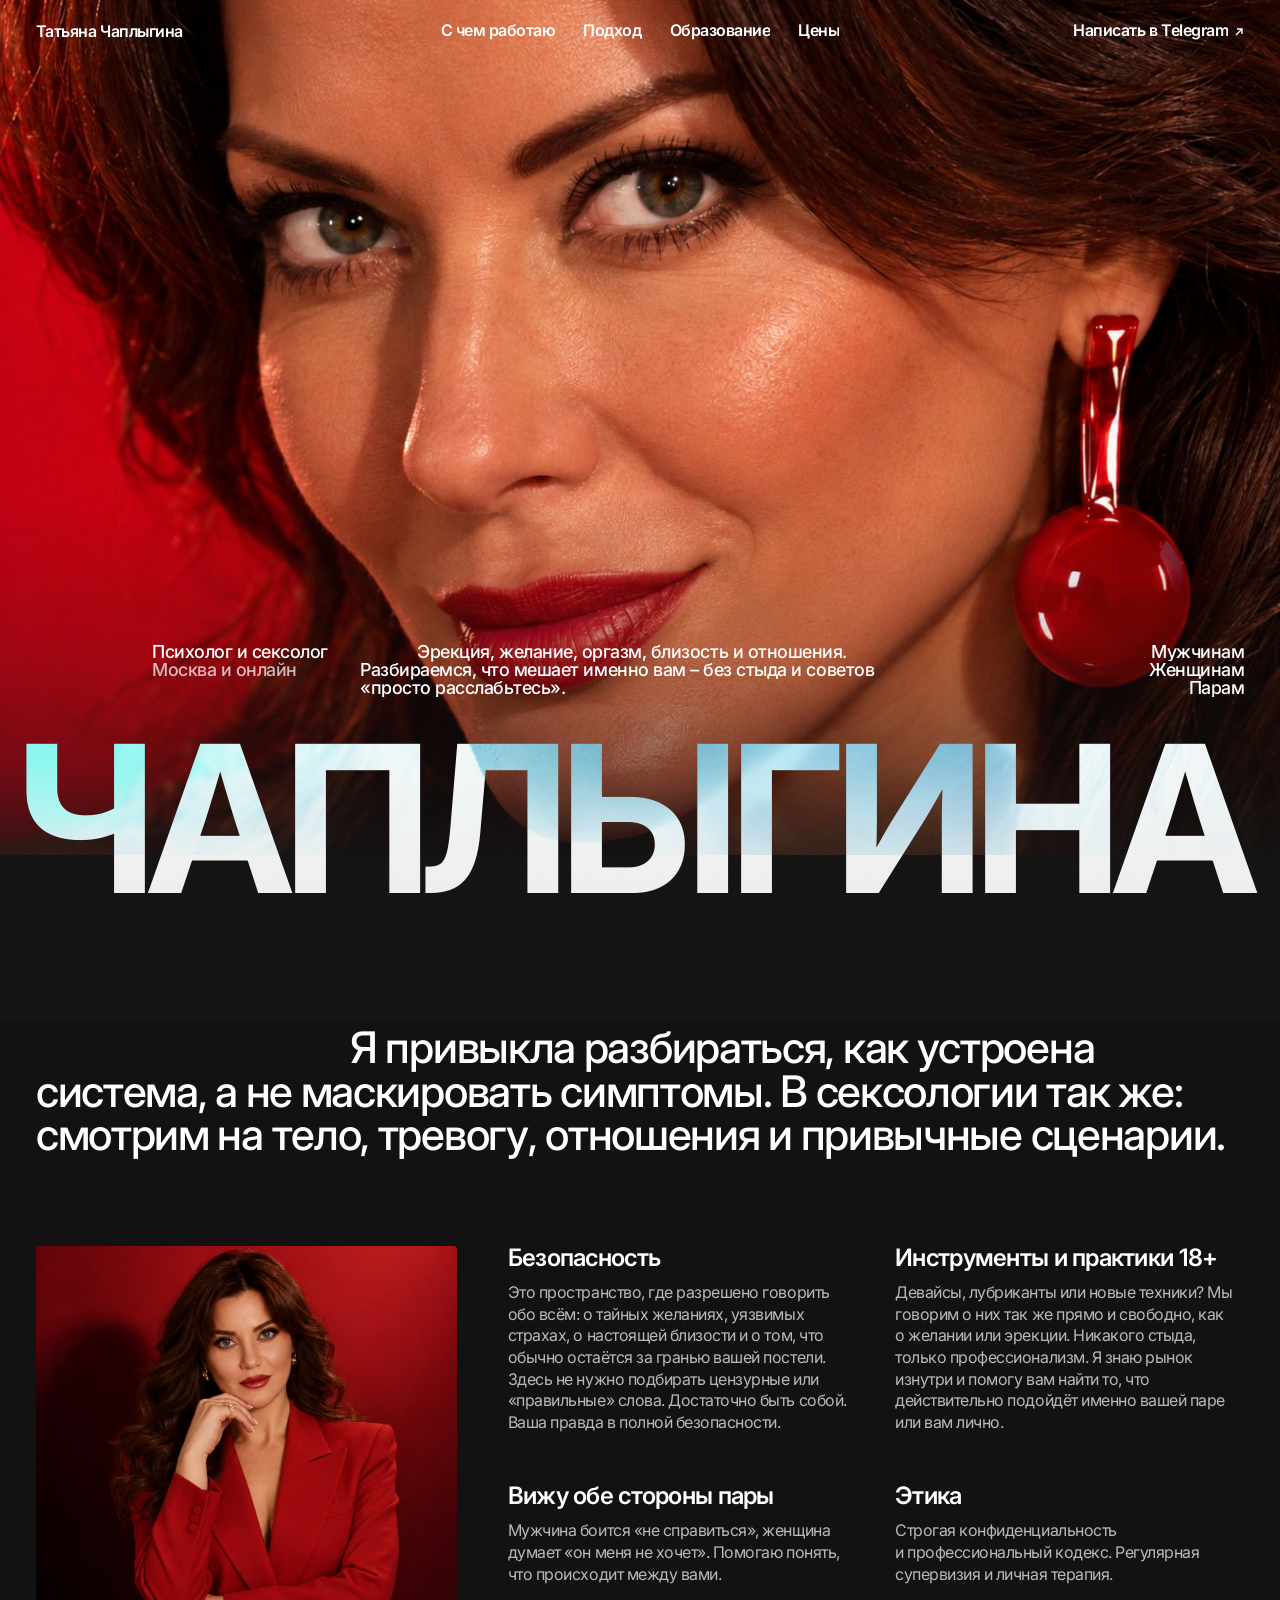
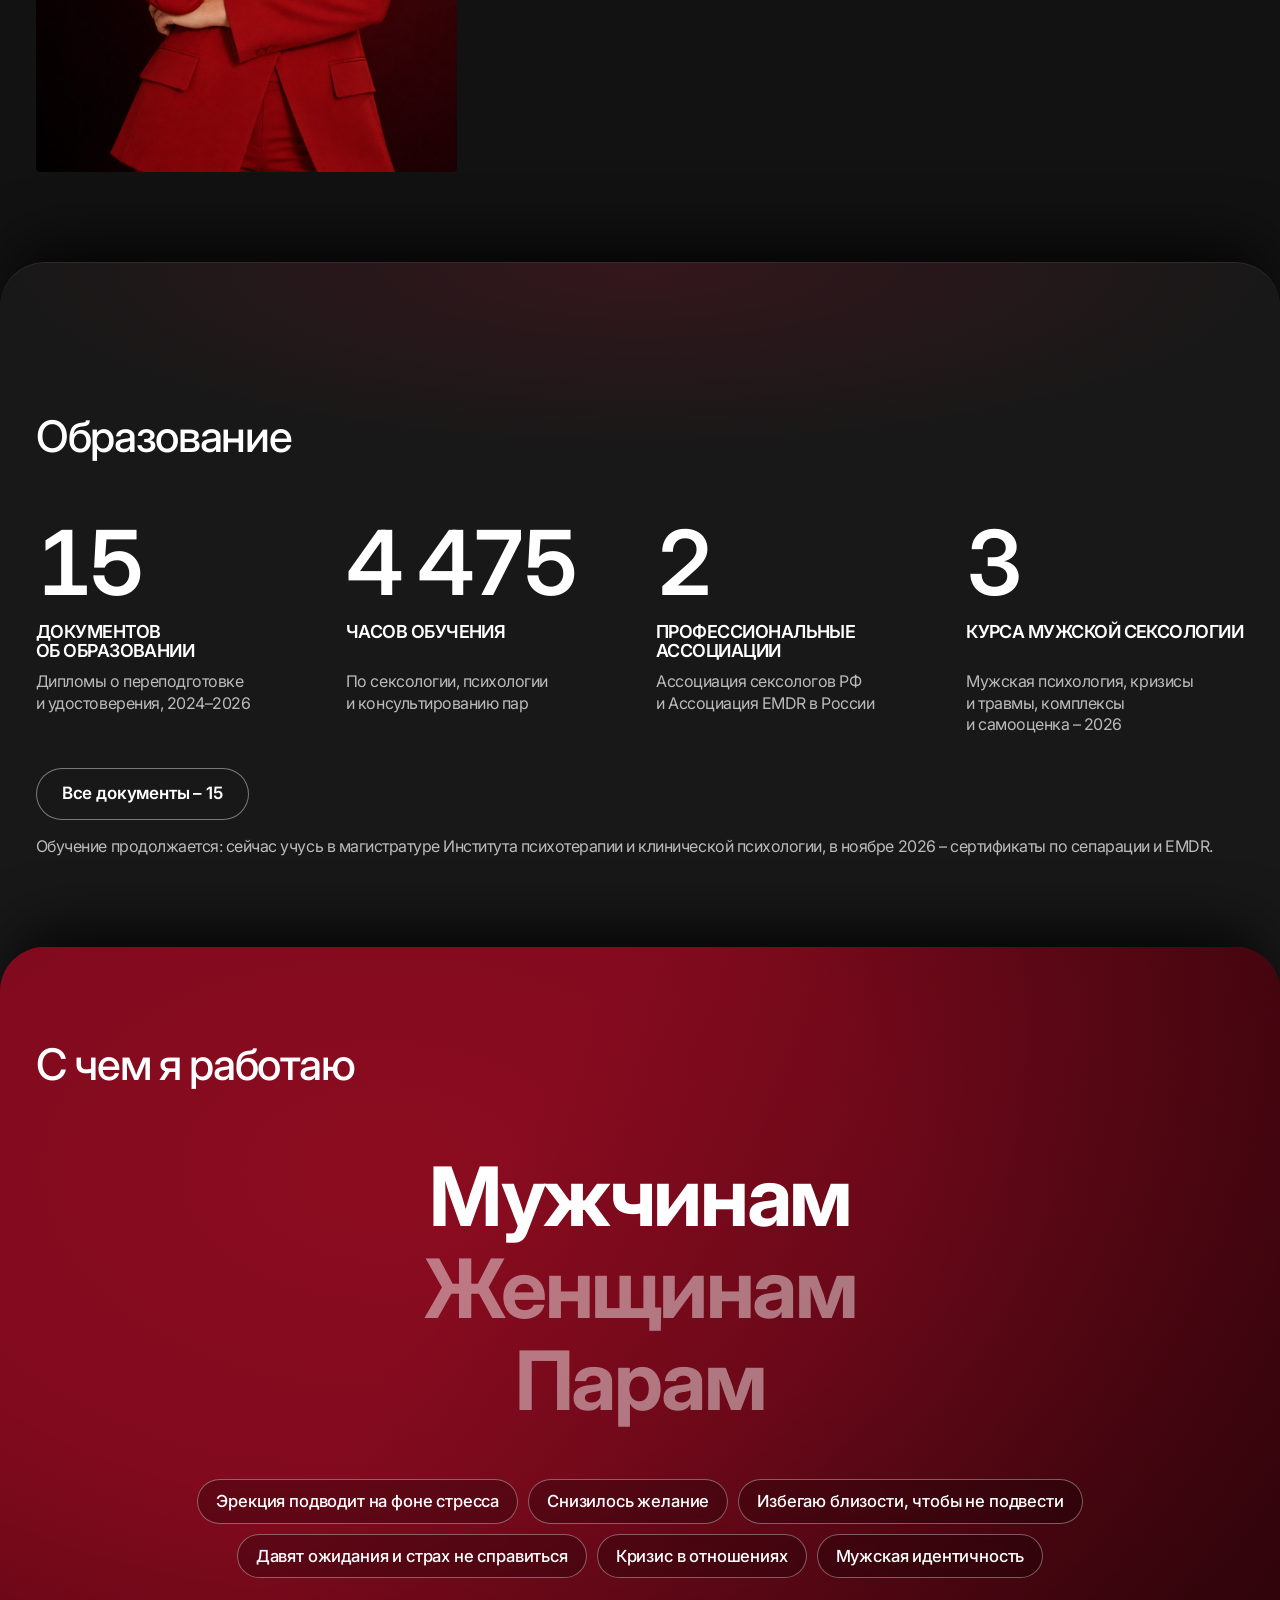
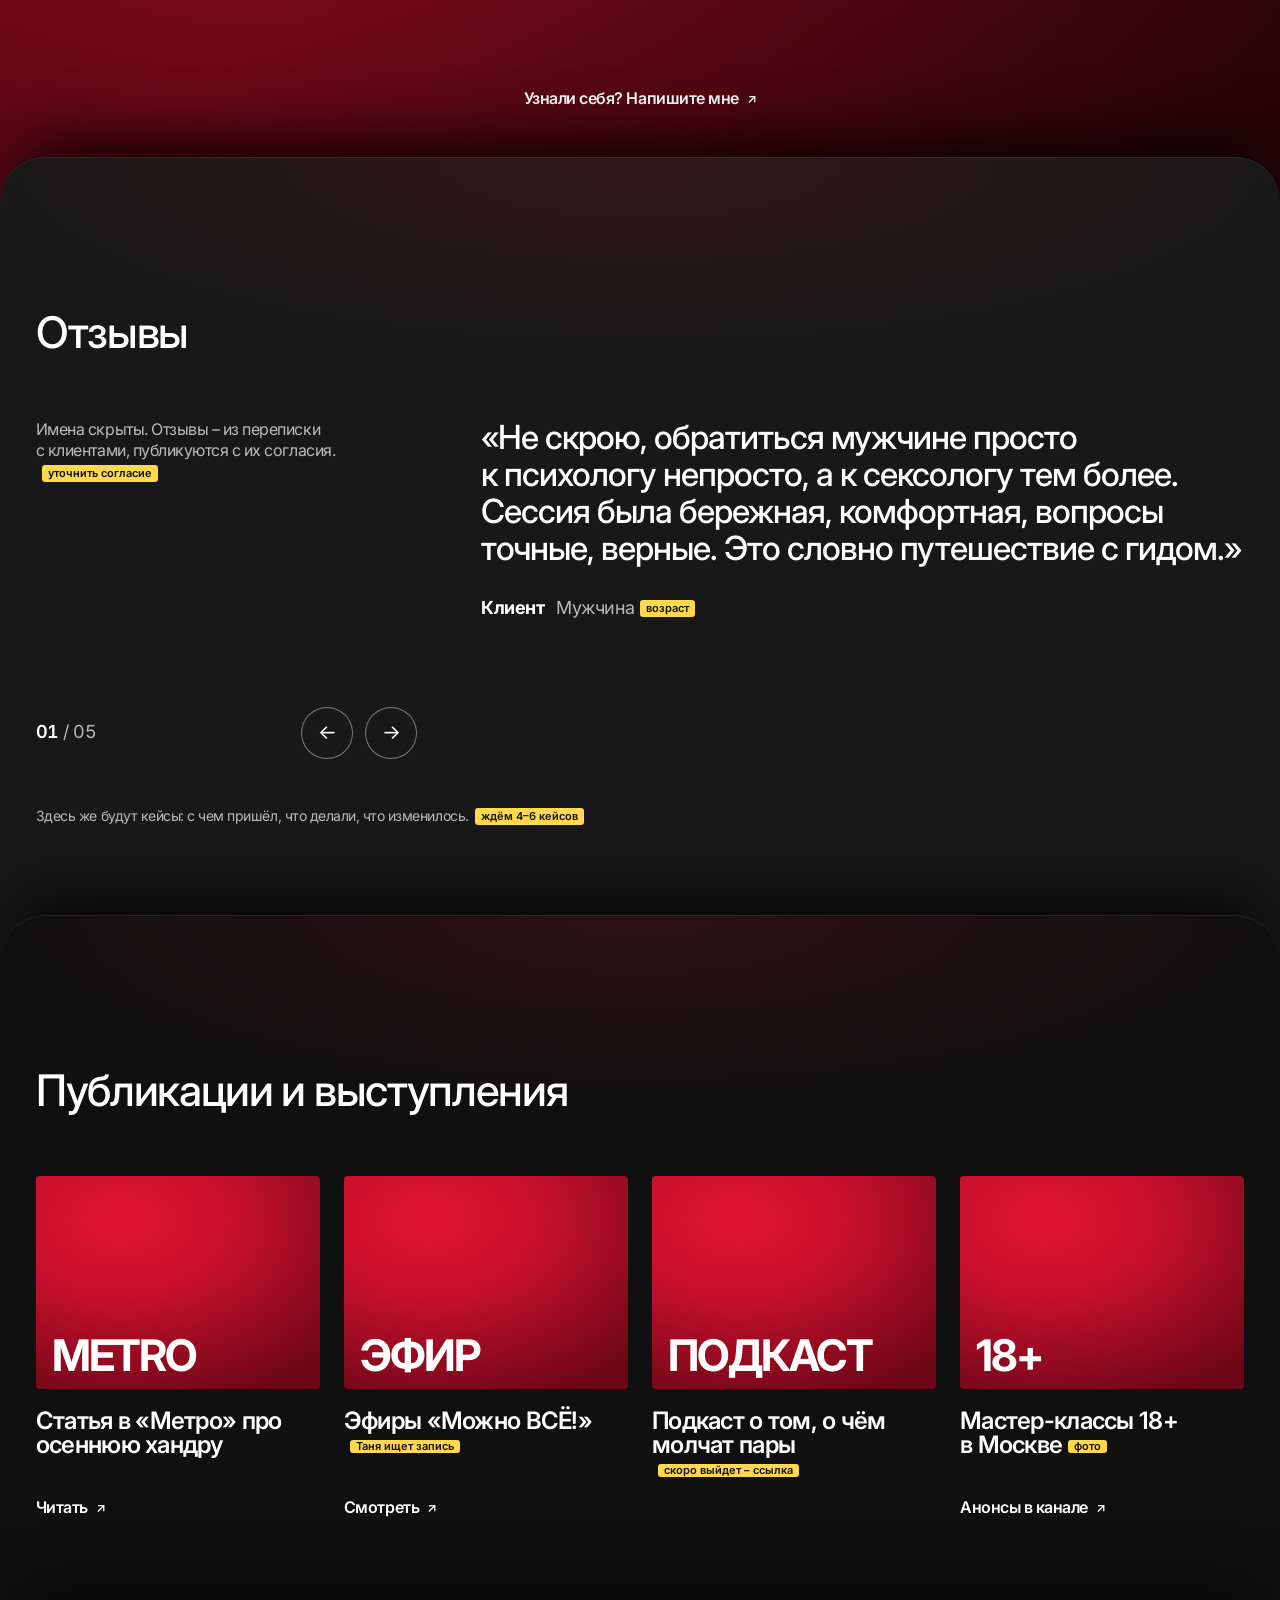
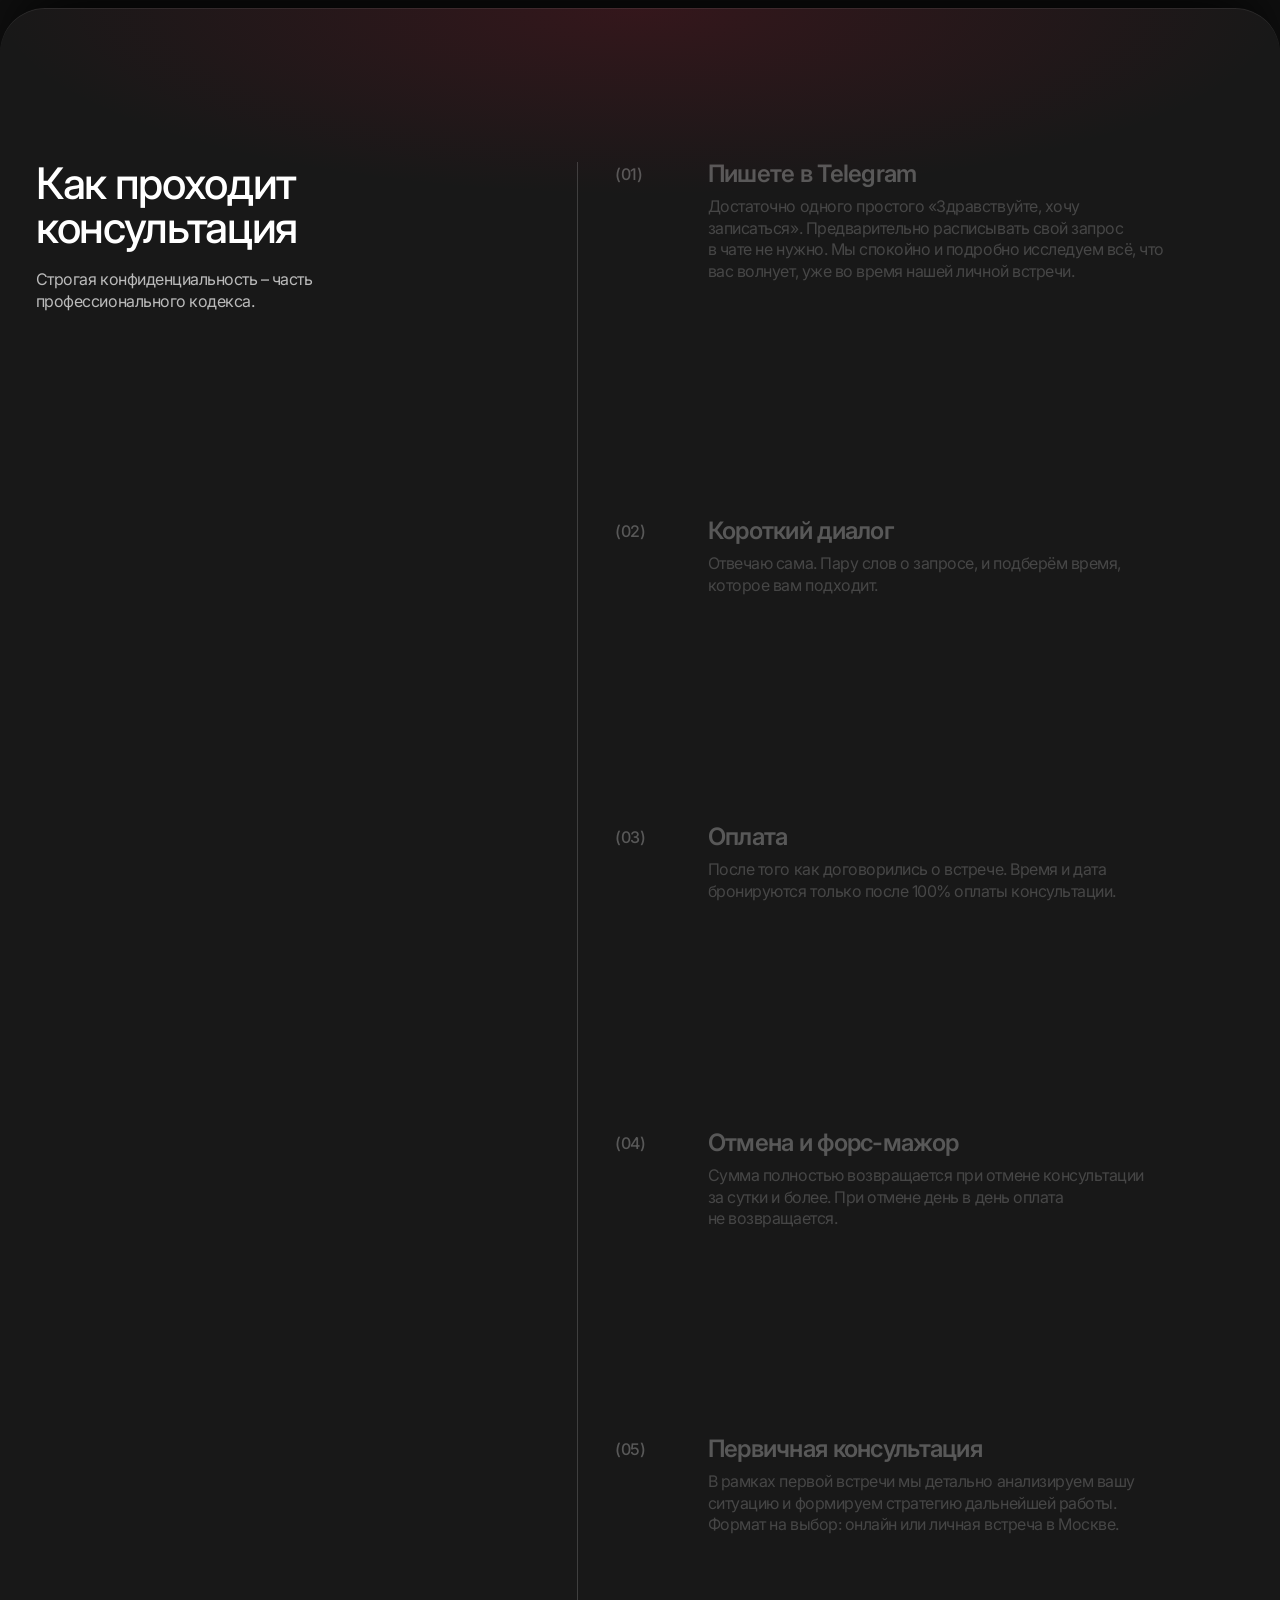
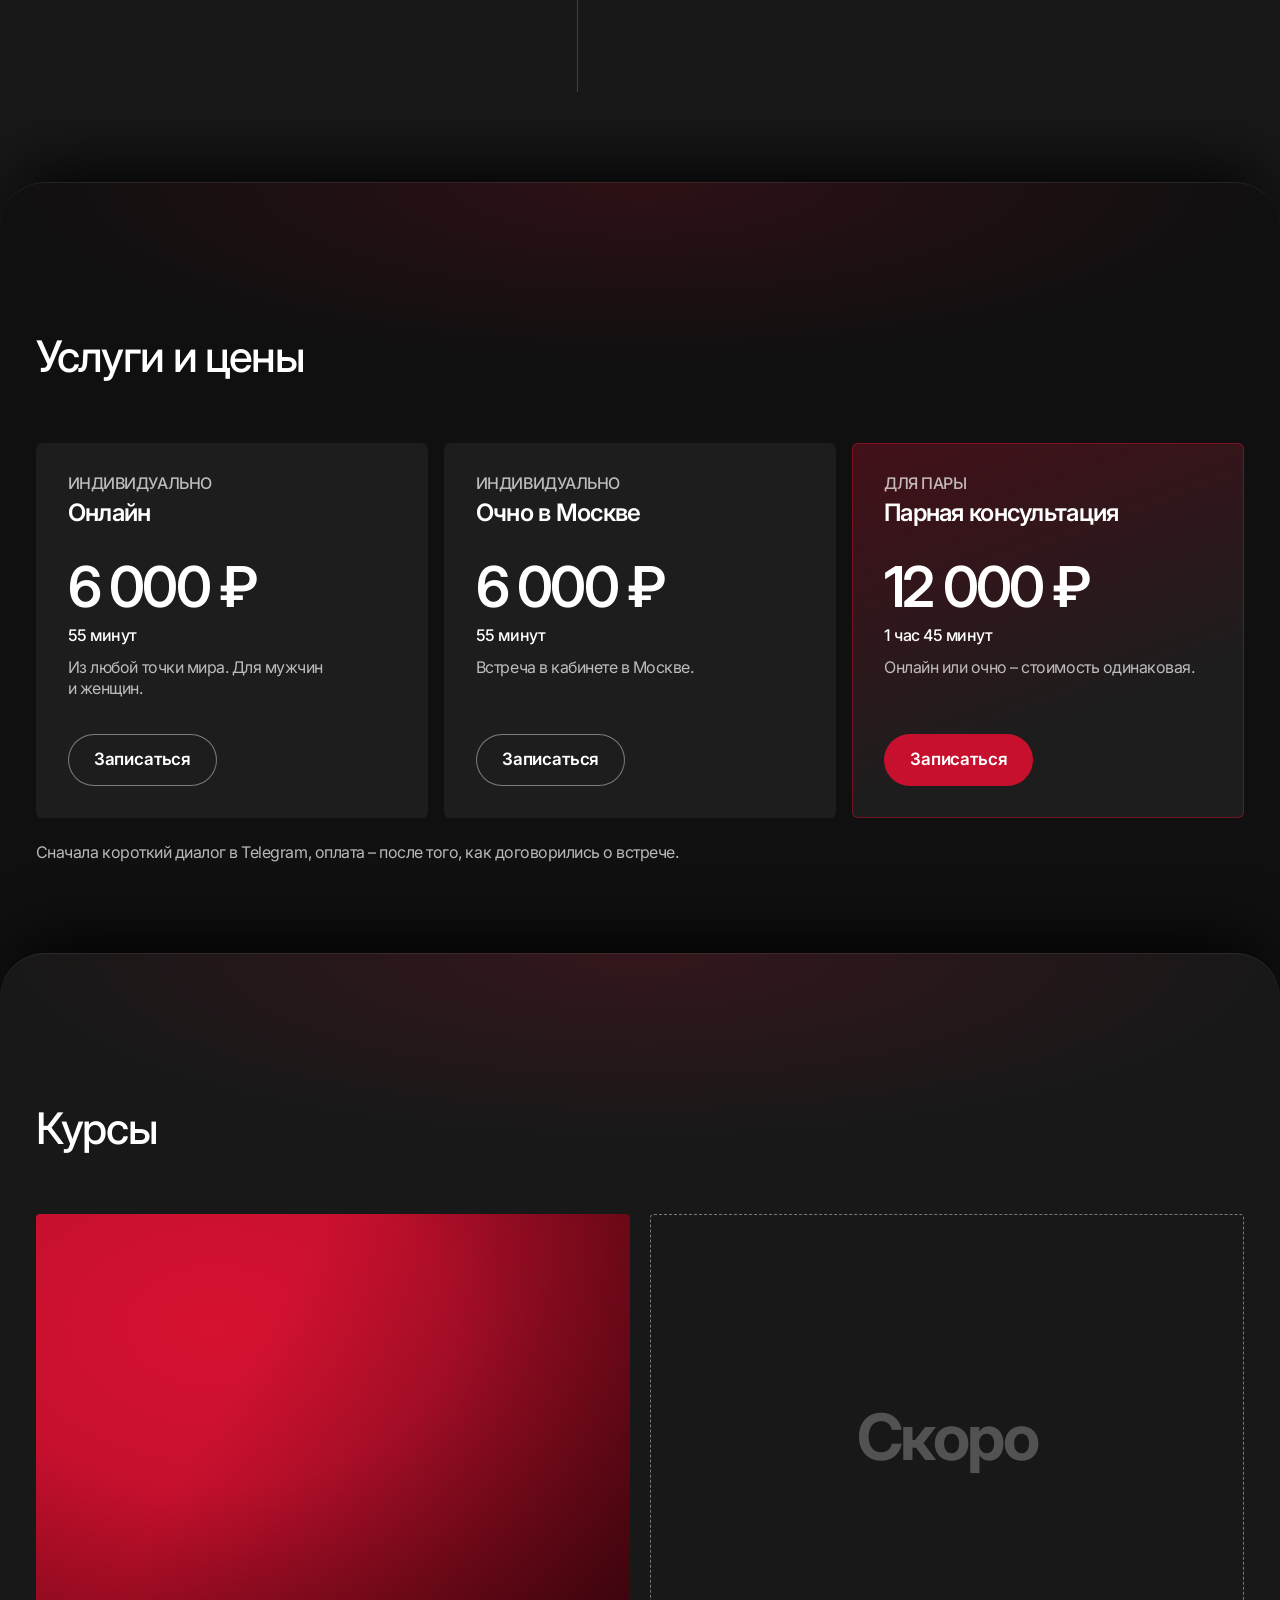
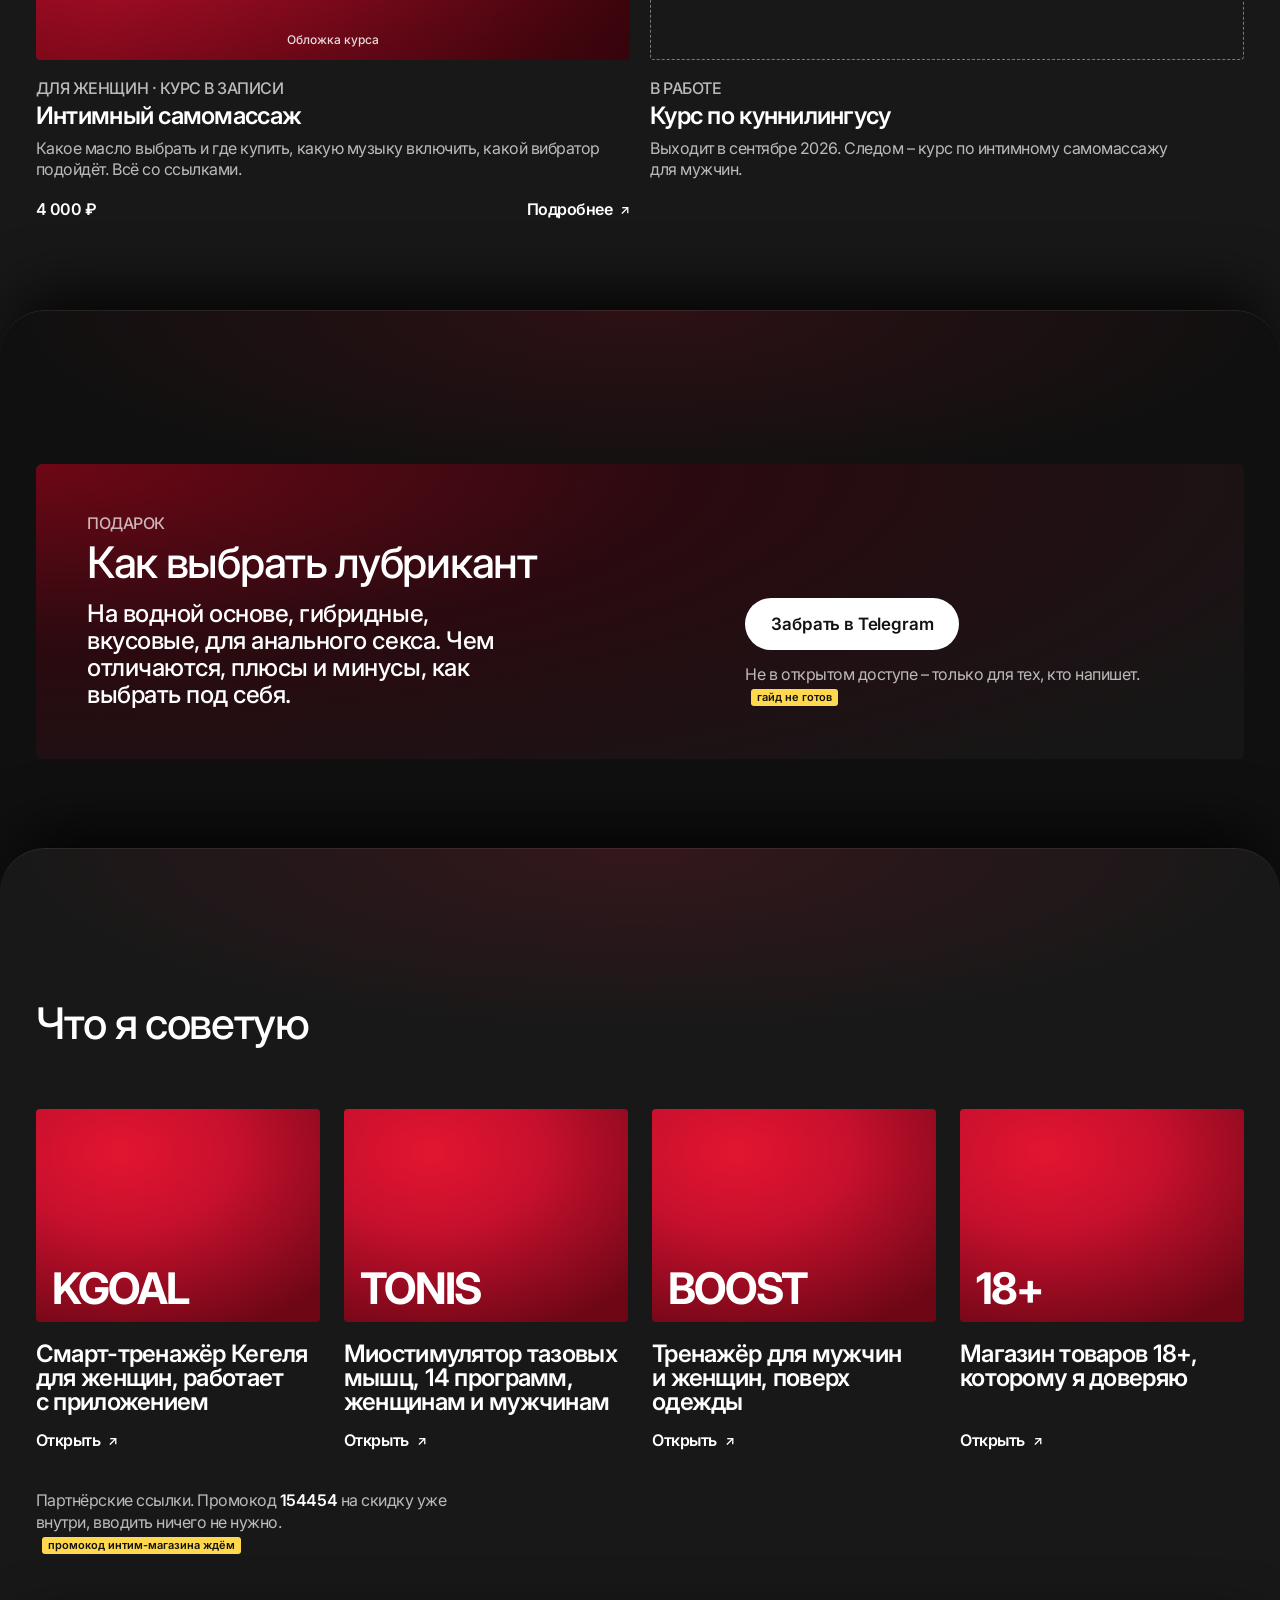
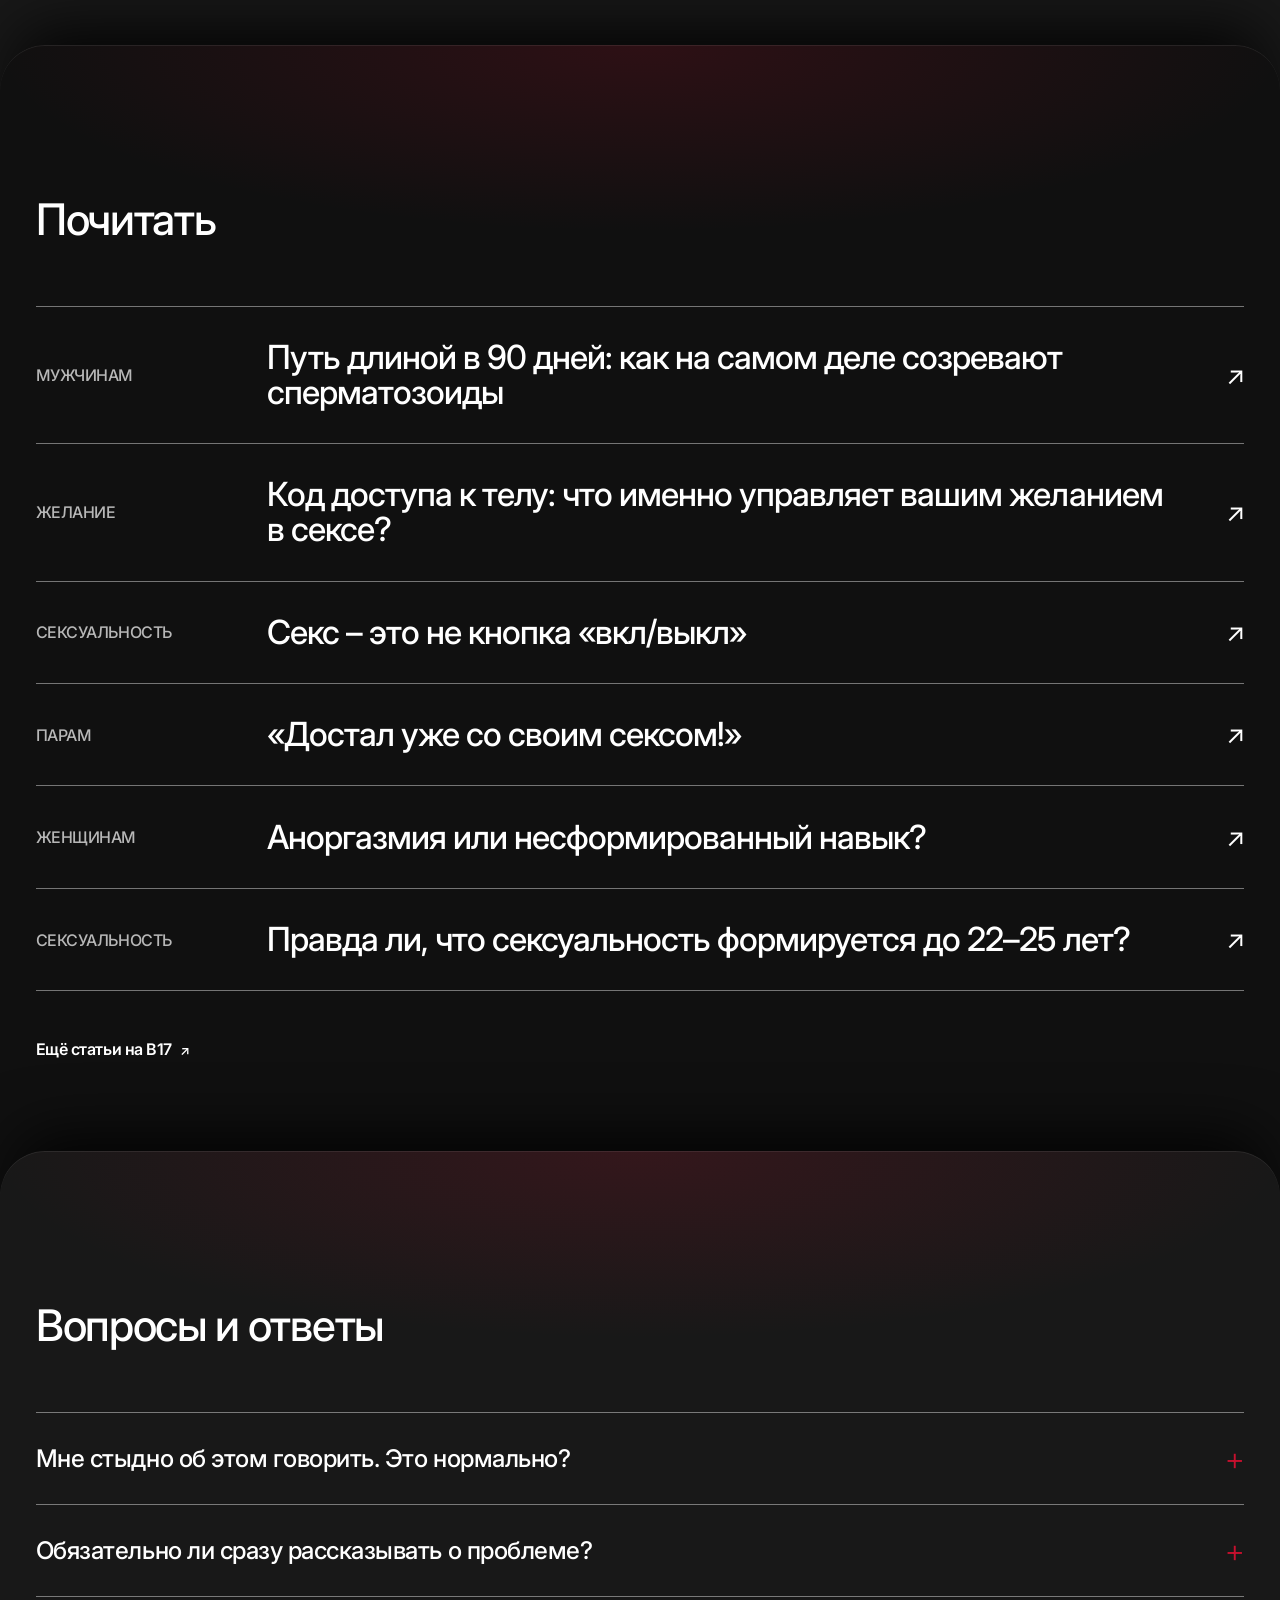
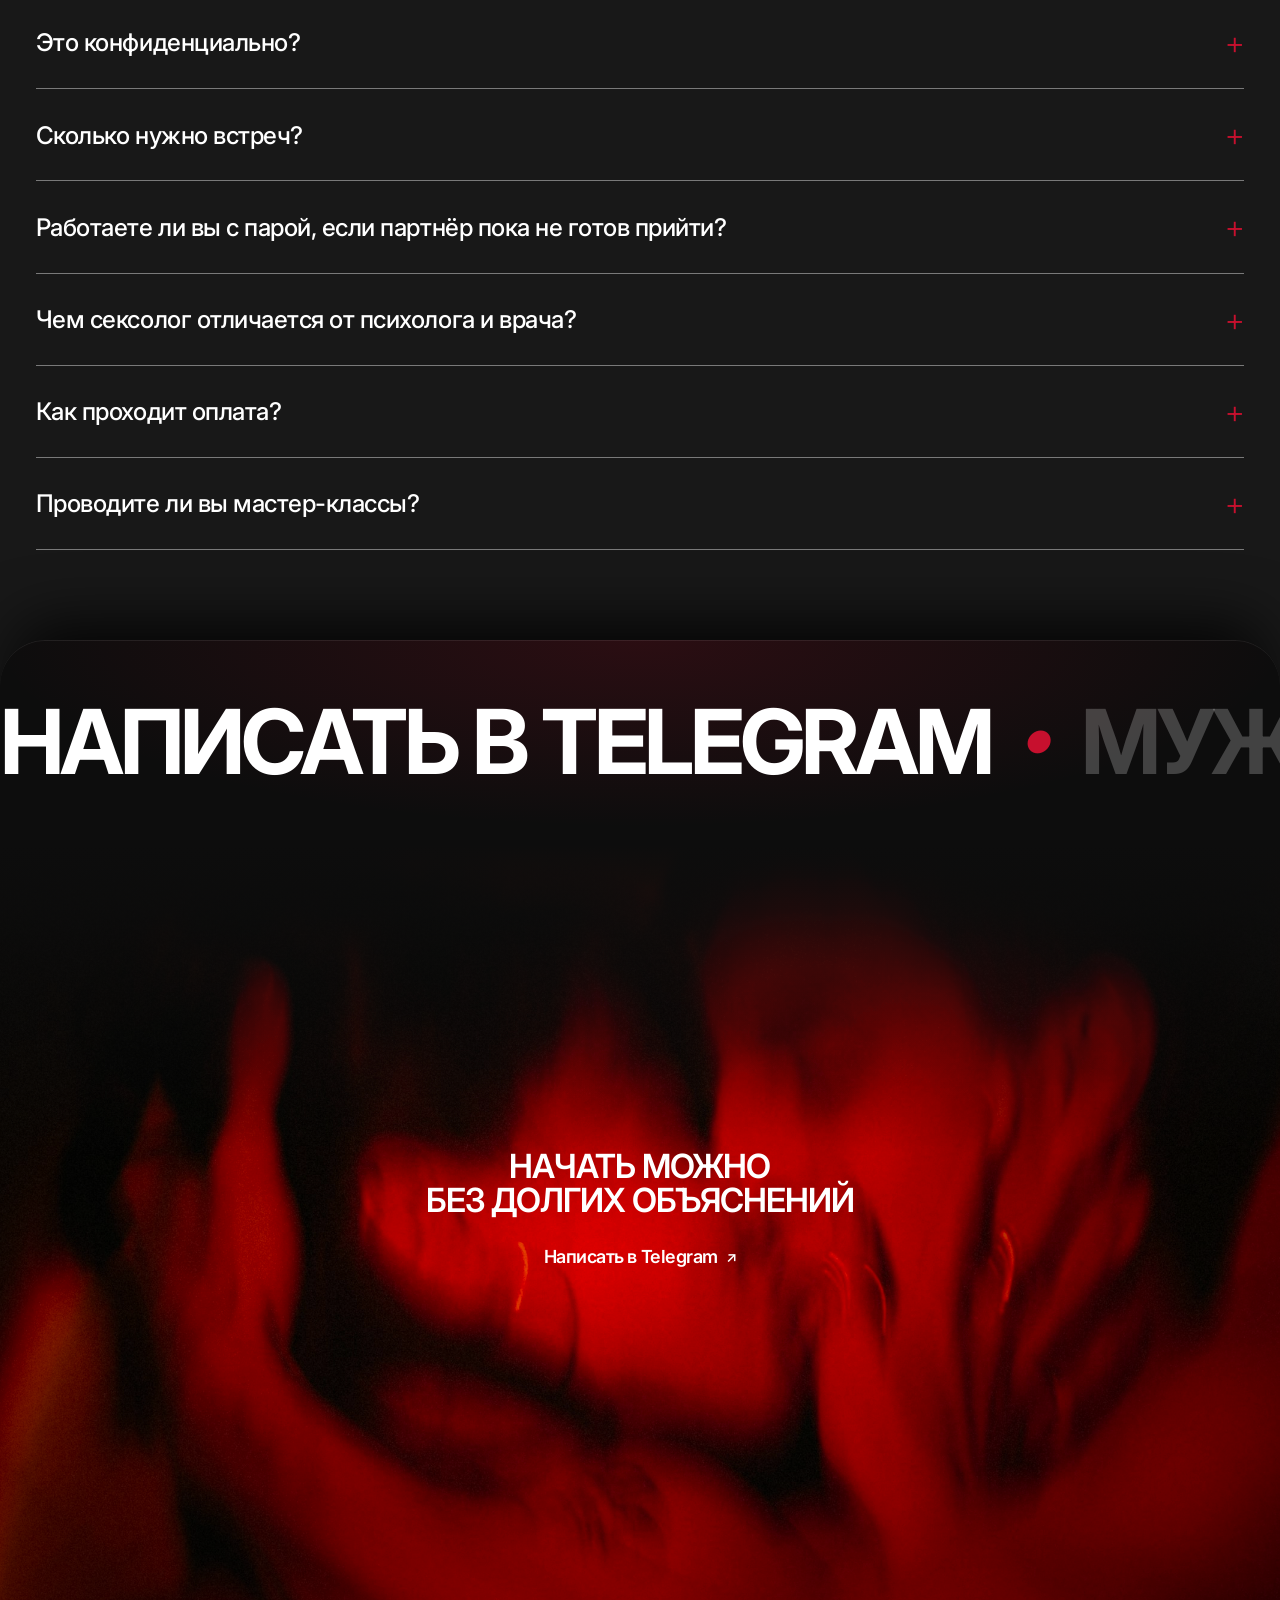
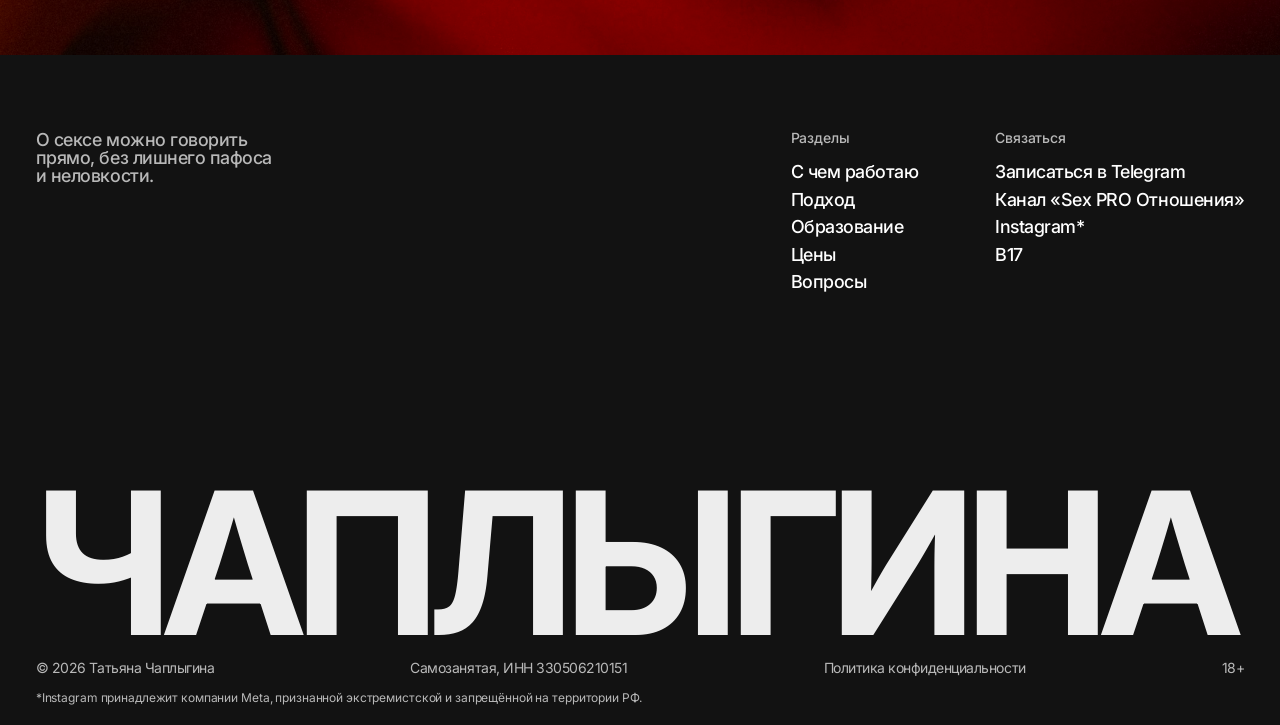
<file: index.html>
<!doctype html>
<html lang="ru" class="intro">
<head>
<meta charset="utf-8">
<meta name="viewport" content="width=device-width, initial-scale=1">
<title>Татьяна Чаплыгина – мужской психолог и сексолог | Москва и онлайн</title>
<meta name="description" content="Мужская психология и сексология: эрекция, желание, кризисы. Психолог, дипломированный сексолог и секс-коуч. Консультации для мужчин, женщин и пар онлайн и очно в Москве. 15 документов об образовании, 4 475 часов обучения.">
<meta name="robots" content="noindex, nofollow"> <!-- черновик для показа: убрать перед запуском -->
<meta name="theme-color" content="#121212">
<meta property="og:type" content="website">
<meta property="og:locale" content="ru_RU">
<meta property="og:title" content="Татьяна Чаплыгина – мужской психолог и сексолог">
<meta property="og:description" content="Эрекция, желание, страх «не справиться», кризисы в паре. Конкретно, без стыда и без лет терапии. Онлайн и очно в Москве.">
<meta property="og:image" content="assets/img/og-cover.jpg">
<meta name="twitter:card" content="summary_large_image">
<link rel="icon" href="favicon.svg" type="image/svg+xml">
<link rel="preconnect" href="https://fonts.googleapis.com">
<link rel="preconnect" href="https://fonts.gstatic.com" crossorigin>
<link rel="stylesheet" href="https://fonts.googleapis.com/css2?family=Inter:opsz,wght@14..32,400..700&display=swap">
<link rel="stylesheet" href="css/tokens.css?v=1002a">
<link rel="stylesheet" href="css/base.css?v=1002a">
<link rel="stylesheet" href="css/hero.css?v=1002a">
<link rel="stylesheet" href="css/sections.css?v=1002a">
<link rel="stylesheet" href="css/blocks.css?v=1002a">
</head>
<body>
<header class="header fade" style="--d:.6s">
  <a class="header__logo" href="#">Татьяна Чаплыгина</a>
  <nav class="header__nav" aria-label="Разделы">
    <a href="#napravleniya" data-roll>С чем работаю</a>
    <a href="#podhod" data-roll>Подход</a>
    <a href="#obrazovanie" data-roll>Образование</a>
    <a href="#ceny" data-roll>Цены</a>
  </nav>
  <a class="header__cta" href="https://t.me/chaplygina_expert" target="_blank" rel="noopener"><span data-roll>Написать в Telegram</span><svg viewBox="0 0 10 10" aria-hidden="true"><path d="M2 8 8 2M3 2h5v5" stroke="currentColor" stroke-width="1.4" fill="none"/></svg></a>
  <button class="header__burger" aria-label="Открыть меню"><i></i><i></i><i></i><i></i></button>
</header>

<main>
<section class="hero">
  <div class="hero__photo" aria-hidden="true"><span class="hero__photo-note">Здесь кадр фотосессии: крупный план на красном</span></div>

  <div class="hero__row">
    <p class="hero__meta">Психолог и&nbsp;сексолог<br><span class="muted">Москва и&nbsp;онлайн</span></p>

    <div class="hero__offer">
      <h1 class="visually-hidden">Татьяна Чаплыгина – психолог-сексолог для мужчин, женщин и пар</h1>
      <span class="reveal-line"><p style="--d:.35s">Эрекция, желание, оргазм, близость и&nbsp;отношения. Разбираемся, что мешает именно вам – без&nbsp;стыда и&nbsp;советов «просто расслабьтесь».</p></span>
    </div>

    <p class="hero__roles">
      <span class="reveal-line"><span style="--d:.45s">Мужчинам</span></span>
      <span class="reveal-line"><span style="--d:.52s">Женщинам</span></span>
      <span class="reveal-line"><span style="--d:.59s">Парам</span></span>
    </p>
  </div>

  <p class="wordmark" data-fit="1.1" aria-hidden="true">
    <span class="wordmark__line reveal-line"><span style="--d:.1s">Чаплыгина</span></span>
  </p>
</section>

<!-- 03 Как я работаю -->
<section class="section about" id="podhod" aria-label="Подход">
  

  <div class="about__intro"><p class="about__statement" data-letters>Я&nbsp;привыкла разбираться, как устроена система, а&nbsp;не&nbsp;маскировать симптомы. В&nbsp;сексологии так же: смотрим на&nbsp;тело, тревогу, отношения и&nbsp;привычные сценарии.</p></div>

  <div class="about__grid">
    <div class="about__photo ph" data-reveal><span class="ph__note">Фото: сдержанный экспертный кадр</span></div>
    <ol class="about__principles">
      <li data-reveal><h3>Безопасность</h3><p>Это пространство, где разрешено говорить обо всём: о&nbsp;тайных желаниях, уязвимых страхах, о&nbsp;настоящей близости и&nbsp;о&nbsp;том, что обычно остаётся за&nbsp;гранью вашей постели. Здесь не&nbsp;нужно подбирать цензурные или «правильные» слова. Достаточно быть собой. Ваша правда в&nbsp;полной безопасности.</p></li>
      <li data-reveal style="--d:.08s"><h3>Инструменты и&nbsp;практики 18+</h3><p>Девайсы, лубриканты или новые техники? Мы говорим о&nbsp;них так же прямо и&nbsp;свободно, как о&nbsp;желании или эрекции. Никакого стыда, только профессионализм. Я&nbsp;знаю рынок изнутри и&nbsp;помогу вам найти то, что действительно подойдёт именно вашей паре или вам лично.</p></li>
      <li data-reveal style="--d:.16s"><h3>Вижу обе стороны пары</h3><p>Мужчина боится «не&nbsp;справиться», женщина думает «он меня не&nbsp;хочет». Помогаю понять, что происходит между вами.</p></li>
      <li data-reveal style="--d:.24s"><h3>Этика</h3><p>Строгая конфиденциальность и&nbsp;профессиональный кодекс. Регулярная супервизия и&nbsp;личная терапия.</p></li>
    </ol>
  </div>
</section>

<!-- 04 Образование -->
<section class="section edu" id="obrazovanie" aria-labelledby="edu-title">
  <div class="section__head"><h2 id="edu-title" class="section__title">Образование</h2></div>

  <div class="edu__stats">
    <div class="stat" data-reveal><span class="stat__num" data-count="15">15</span><span class="stat__label">документов об&nbsp;образовании</span><p class="muted">Дипломы о&nbsp;переподготовке и&nbsp;удостоверения, 2024–2026</p></div>
    <div class="stat" data-reveal style="--d:.08s"><span class="stat__num" data-count="4475">4475</span><span class="stat__label">часов обучения</span><p class="muted">По&nbsp;сексологии, психологии и&nbsp;консультированию пар</p></div>
    <div class="stat" data-reveal style="--d:.16s"><span class="stat__num" data-count="2">2</span><span class="stat__label">профессиональные ассоциации</span><p class="muted">Ассоциация сексологов РФ и&nbsp;Ассоциация EMDR в&nbsp;России</p></div>
    <div class="stat" data-reveal style="--d:.24s"><span class="stat__num" data-count="3">3</span><span class="stat__label">курса мужской сексологии</span><p class="muted">Мужская психология, кризисы и&nbsp;травмы, комплексы и&nbsp;самооценка – 2026</p></div>
  </div>

  <ul class="docs" id="docs-list">
      <li class="docs__row"><span class="docs__year">2026</span><span class="docs__name">Коуч в сфере интимных отношений. Техники и методы гармонизации интимной сферы</span><span class="docs__org">Международная академия сексологии</span><span class="docs__hours">480&nbsp;ч</span><a class="docs__scan" href="assets/docs/diplom-kouch-intimnye-otnosheniya.pdf" target="_blank" rel="noopener">Скан</a></li>
      <li class="docs__row"><span class="docs__year">2026</span><span class="docs__name">Психолого-сексологическое консультирование</span><span class="docs__org">Международная академия сексологии</span><span class="docs__hours">546&nbsp;ч</span><span class="docs__scan is-empty" aria-hidden="true"></span></li>
      <li class="docs__row"><span class="docs__year">2026</span><span class="docs__name">Предотвращение женских сексологических нарушений</span><span class="docs__org">Международная академия сексологии</span><span class="docs__hours">516&nbsp;ч</span><span class="docs__scan is-empty" aria-hidden="true"></span></li>
      <li class="docs__row"><span class="docs__year">2026</span><span class="docs__name">Мужская психология и сексология. Мужские комплексы и самооценка</span><span class="docs__org">Инна Сорока</span><span class="docs__hours">32&nbsp;ч</span><button class="docs__scan" data-modal-img="assets/docs/soroka-muzhskie-kompleksy.jpg" data-modal-title="Мужская психология и сексология. Мужские комплексы и самооценка">Скан</button></li>
      <li class="docs__row"><span class="docs__year">2026</span><span class="docs__name">Мужская психология и сексология. Мужские кризисы и травмы</span><span class="docs__org">Инна Сорока</span><span class="docs__hours">32&nbsp;ч</span><button class="docs__scan" data-modal-img="assets/docs/soroka-muzhskie-krizisy.jpg" data-modal-title="Мужская психология и сексология. Мужские кризисы и травмы">Скан</button></li>
      <li class="docs__row"><span class="docs__year">2026</span><span class="docs__name">Мужская психология и сексология</span><span class="docs__org">Инна Сорока</span><span class="docs__hours">45&nbsp;ч</span><span class="docs__scan is-empty" aria-hidden="true"></span></li>
      <li class="docs__row" data-more><span class="docs__year">2026</span><span class="docs__name">Супервизионная группа</span><span class="docs__org">Ассоциация сексологов</span><span class="docs__hours">23&nbsp;ч</span><span class="docs__scan is-empty" aria-hidden="true"></span></li>
      <li class="docs__row" data-more><span class="docs__year">2025</span><span class="docs__name">Психологическое консультирование</span><span class="docs__org">Университет Talentsy</span><span class="docs__hours">1200&nbsp;ч</span><span class="docs__scan is-empty" aria-hidden="true"></span></li>
      <li class="docs__row" data-more><span class="docs__year">2025</span><span class="docs__name">Семейный психолог. Консультирование пары и семьи</span><span class="docs__org">Университет Talentsy</span><span class="docs__hours">500&nbsp;ч</span><span class="docs__scan is-empty" aria-hidden="true"></span></li>
      <li class="docs__row" data-more><span class="docs__year">2025</span><span class="docs__name">Провокативная психотерапия в практике психолога</span><span class="docs__org">АНО ДПО НАДПО</span><span class="docs__hours">430&nbsp;ч</span><span class="docs__scan is-empty" aria-hidden="true"></span></li>
      <li class="docs__row" data-more><span class="docs__year">2025</span><span class="docs__name">НЛП и эриксоновский гипноз</span><span class="docs__org">EDPRO</span><span class="docs__hours">73&nbsp;ч</span><span class="docs__scan is-empty" aria-hidden="true"></span></li>
      <li class="docs__row" data-more><span class="docs__year">2024</span><span class="docs__name">Психологическое консультирование в сексологии</span><span class="docs__org">EDPRO</span><span class="docs__hours">512&nbsp;ч</span><span class="docs__scan is-empty" aria-hidden="true"></span></li>
      <li class="docs__row" data-more><span class="docs__year">2024</span><span class="docs__name">Психосоматика и работа с подавленными эмоциями</span><span class="docs__org">EDPRO</span><span class="docs__hours">31&nbsp;ч</span><span class="docs__scan is-empty" aria-hidden="true"></span></li>
      <li class="docs__row" data-more><span class="docs__year">2024</span><span class="docs__name">Символдрама: терапия через образы</span><span class="docs__org">EDPRO</span><span class="docs__hours">30&nbsp;ч</span><span class="docs__scan is-empty" aria-hidden="true"></span></li>
      <li class="docs__row" data-more><span class="docs__year">2024</span><span class="docs__name">Метафорические ассоциативные карты</span><span class="docs__org">EDPRO</span><span class="docs__hours">25&nbsp;ч</span><span class="docs__scan is-empty" aria-hidden="true"></span></li>
  </ul>
  <div class="docs__foot">
    <button class="btn btn--ghost" data-docs-toggle aria-controls="docs-list" aria-expanded="false">Все документы – 15</button>
    <p class="muted">Обучение продолжается: сейчас учусь в&nbsp;магистратуре Института психотерапии и&nbsp;клинической психологии, в&nbsp;ноябре 2026 – сертификаты по&nbsp;сепарации и&nbsp;EMDR.</p>
  </div>
</section>

<!-- 02 С чем я работаю -->
<section class="dirs" id="napravleniya" aria-labelledby="dirs-title">
  <div class="dirs__bg" aria-hidden="true">
    <div class="dirs__layer ph is-active" data-layer="0"><span class="ph__note">Фото: мужская тема, настроение</span></div>
    <div class="dirs__layer ph dirs__layer--2" data-layer="1"><span class="ph__note">Фото: женская тема, чувственность</span></div>
    <div class="dirs__layer ph dirs__layer--3" data-layer="2"><span class="ph__note">Фото: пара, близость</span></div>
  </div>

  <div class="dirs__inner">
    <div class="dirs__head">
      <h2 id="dirs-title" class="section__title">С чем я работаю</h2>
      
    </div>

    <div class="dirs__tabs" role="tablist" aria-label="Направления">
      <button class="dirs__tab is-active" role="tab" aria-selected="true" aria-controls="dir-0" id="tab-0">Мужчинам</button>
      <button class="dirs__tab" role="tab" aria-selected="false" aria-controls="dir-1" id="tab-1" tabindex="-1">Женщинам</button>
      <button class="dirs__tab" role="tab" aria-selected="false" aria-controls="dir-2" id="tab-2" tabindex="-1">Парам</button>
    </div>

    <ul class="dirs__list is-active" id="dir-0" role="tabpanel" aria-labelledby="tab-0">
      <li>Эрекция подводит на фоне стресса</li>
      <li>Снизилось желание</li>
      <li>Избегаю близости, чтобы не&nbsp;подвести</li>
      <li>Давят ожидания и страх не&nbsp;справиться</li>
      <li>Кризис в&nbsp;отношениях</li>
      <li>Мужская идентичность</li>
    </ul>
    <ul class="dirs__list" id="dir-1" role="tabpanel" aria-labelledby="tab-1" hidden>
      <li>Оргазм пропал или его не&nbsp;было</li>
      <li>Не&nbsp;чувствую своё тело</li>
      <li>«Муж меня не&nbsp;хочет»</li>
      <li>Хочу раскрыть сексуальность во&nbsp;взрослом возрасте</li>
      <li>Стыдно за&nbsp;свои желания</li>
    </ul>
    <ul class="dirs__list" id="dir-2" role="tabpanel" aria-labelledby="tab-2" hidden>
      <li>Секс стал рутиной «по&nbsp;расписанию»</li>
      <li>Разные темпы желания</li>
      <li>Разговор о&nbsp;желаниях заканчивается ссорой или холодом</li>
      <li>Обида, игнор и&nbsp;дистанция</li>
    </ul>

    <a class="link-arrow dirs__cta" href="https://t.me/chaplygina_expert" target="_blank" rel="noopener">Узнали себя? Напишите мне</a>
  </div>
</section>

<dialog class="modal" id="modal" aria-labelledby="modal-title">
  <button class="modal__close" data-modal-close aria-label="Закрыть">×</button>
  <h2 class="modal__title" id="modal-title"></h2>
  <div class="modal__body"></div>
</dialog>

<!-- 05 Отзывы (позже – «Кейсы и отзывы») -->
<section class="section stories" id="istorii" aria-labelledby="stories-title" aria-roledescription="карусель">
  <div class="section__head"><h2 id="stories-title" class="section__title">Отзывы</h2></div>

  <div class="stories__grid">
    <div class="stories__side">
      <p class="section__lead" data-reveal>Имена скрыты. Отзывы – из&nbsp;переписки с&nbsp;клиентами, публикуются с&nbsp;их&nbsp;согласия.<span class="todo">уточнить согласие</span></p>
      <div class="stories__nav">
        <span class="stories__count" aria-live="polite"><b data-current>01</b> / 05</span>
        <button class="stories__arrow" data-prev aria-label="Предыдущий отзыв">←</button>
        <button class="stories__arrow" data-next aria-label="Следующий отзыв">→</button>
      </div>
    </div>
    <div class="stories__slides">
      <figure class="stories__slide is-active" data-slide="0">
        <blockquote class="stories__quote">«Не скрою, обратиться мужчине просто к&nbsp;психологу непросто, а&nbsp;к&nbsp;сексологу тем более. Сессия была бережная, комфортная, вопросы точные, верные. Это словно путешествие с&nbsp;гидом.»</blockquote>
        <figcaption class="stories__who"><b>Клиент</b><span class="muted">Мужчина<span class="todo">возраст</span></span></figcaption>
      </figure>
      <figure class="stories__slide" data-slide="1" hidden>
        <blockquote class="stories__quote">«Татьяна помогла нам с&nbsp;партнёром разобраться в&nbsp;наших интимных отношениях. Точно определила проблемы в&nbsp;сексуальной жизни и&nbsp;дала конкретные рекомендации. Наша сексуальная жизнь стала более разнообразной и&nbsp;насыщенной.»</blockquote>
        <figcaption class="stories__who"><b>Клиентка</b><span class="muted">Пара<span class="todo">возраст</span></span></figcaption>
      </figure>
      <figure class="stories__slide" data-slide="2" hidden>
        <blockquote class="stories__quote">«Я даже не&nbsp;поняла, как ты смогла так филигранно вытянуть из&nbsp;моих глубин то, что действительно меня беспокоило. Мы нашли тот страх и&nbsp;ту боль, которая сидела во&nbsp;мне, и&nbsp;теперь я&nbsp;сама могу этим управлять.»</blockquote>
        <figcaption class="stories__who"><b>Клиентка</b><span class="muted">Женщина<span class="todo">возраст</span></span></figcaption>
      </figure>
      <figure class="stories__slide" data-slide="3" hidden>
        <blockquote class="stories__quote">«В комфортной и&nbsp;доверительной атмосфере получилось посмотреть на&nbsp;проблему в&nbsp;сексуальных отношениях со&nbsp;стороны и&nbsp;сверху. Однозначно рекомендую сексолога Татьяну Чаплыгину.»</blockquote>
        <figcaption class="stories__who"><b>Клиентка</b><span class="muted">Женщина<span class="todo">возраст</span></span></figcaption>
      </figure>
      <figure class="stories__slide" data-slide="4" hidden>
        <blockquote class="stories__quote">«Прежде всего это доверие, профессионализм, умение слушать и&nbsp;переспрашивать – для меня это очень важно. Ты здорово направляла и&nbsp;подталкивала посмотреть, что за&nbsp;этим стоит.»</blockquote>
        <figcaption class="stories__who"><b>Клиентка</b><span class="muted">Женщина<span class="todo">возраст</span></span></figcaption>
      </figure>
    </div>
  </div>
  <p class="stories__todo muted">Здесь же будут кейсы: с&nbsp;чем пришёл, что делали, что изменилось.<span class="todo">ждём 4–6 кейсов</span></p>
</section>

<!-- 04а Публикации и выступления -->
<section class="section media" id="media" aria-labelledby="media-title">
  <div class="section__head"><h2 id="media-title" class="section__title">Публикации и&nbsp;выступления</h2></div>
  <ul class="media__list">
    <li data-reveal><a class="media-card" href="https://www.gazetametro.ru/articles/instruktsija-dlja-moskvichej-chto-delat-esli-vas-nastiglo-plohoe-nastroenie-iz-za-oseni-19-09-2025" target="_blank" rel="noopener"><span class="media-card__img media-card__img--word" aria-hidden="true"><span>Metro</span></span><h3 class="card-title">Статья в&nbsp;«Метро» про осеннюю хандру</h3><span class="link-arrow media-card__cta">Читать</span></a></li>
    <li data-reveal style="--d:.08s"><a class="media-card" href="https://t.me/TChaplygina_sexolog" target="_blank" rel="noopener"><span class="media-card__img media-card__img--word" aria-hidden="true"><span>Эфир</span></span><h3 class="card-title">Эфиры «Можно ВСЁ!»<span class="todo">Таня ищет запись</span></h3><span class="link-arrow media-card__cta">Смотреть</span></a></li>
    <li data-reveal style="--d:.16s"><div class="media-card"><span class="media-card__img media-card__img--word" aria-hidden="true"><span>Подкаст</span></span><h3 class="card-title">Подкаст о&nbsp;том, о&nbsp;чём молчат пары<span class="todo">скоро выйдет – ссылка</span></h3></div></li>
    <li data-reveal style="--d:.24s"><a class="media-card" href="https://t.me/TChaplygina_sexolog" target="_blank" rel="noopener"><span class="media-card__img media-card__img--word" aria-hidden="true"><span>18+</span></span><h3 class="card-title">Мастер-классы 18+ в&nbsp;Москве<span class="todo">фото</span></h3><span class="link-arrow media-card__cta">Анонсы в&nbsp;канале</span></a></li>
  </ul>
</section>

<!-- 06 Как проходит консультация -->
<section class="section steps" id="kak-prohodit" aria-labelledby="steps-title">
  <div class="steps__grid">
    <div class="steps__head">
      <h2 id="steps-title" class="section__title" data-reveal>Как проходит консультация</h2>
      <p class="muted steps__note" data-reveal style="--d:.1s">Строгая конфиденциальность – часть профессионального кодекса.</p>
    </div>
    <ol class="steps__list" data-steps>
      <li class="step"><span class="eyebrow step__n">(01)</span><div><h3>Пишете в&nbsp;Telegram</h3><p>Достаточно одного простого «Здравствуйте, хочу записаться». Предварительно расписывать свой запрос в&nbsp;чате не&nbsp;нужно. Мы спокойно и&nbsp;подробно исследуем всё, что вас волнует, уже во&nbsp;время нашей личной встречи.</p></div></li>
      <li class="step"><span class="eyebrow step__n">(02)</span><div><h3>Короткий диалог</h3><p>Отвечаю сама. Пару слов о&nbsp;запросе, и&nbsp;подберём время, которое вам подходит.</p></div></li>
      <li class="step"><span class="eyebrow step__n">(03)</span><div><h3>Оплата</h3><p>После того как договорились о&nbsp;встрече. Время и&nbsp;дата бронируются только после 100% оплаты консультации.</p></div></li>
      <li class="step"><span class="eyebrow step__n">(04)</span><div><h3>Отмена и&nbsp;форс-мажор</h3><p>Сумма полностью возвращается при отмене консультации за&nbsp;сутки и&nbsp;более. При отмене день в&nbsp;день оплата не&nbsp;возвращается.</p></div></li>
      <li class="step"><span class="eyebrow step__n">(05)</span><div><h3>Первичная консультация</h3><p>В&nbsp;рамках первой встречи мы детально анализируем вашу ситуацию и&nbsp;формируем стратегию дальнейшей работы. Формат на&nbsp;выбор: онлайн или личная встреча в&nbsp;Москве.</p></div></li>
    </ol>
  </div>

</section>

<!-- 07 Услуги и цены -->
<section class="section prices" id="ceny" aria-labelledby="prices-title">
  <div class="section__head"><h2 id="prices-title" class="section__title">Услуги и цены</h2></div>

  <div class="prices__grid">
    <article class="price" data-reveal>
      <p class="eyebrow">Индивидуально</p>
      <h3 class="price__title">Онлайн</h3>
      <p class="price__value">6&nbsp;000&nbsp;₽</p>
      <p class="price__meta">55 минут</p>
      <p class="muted">Из&nbsp;любой точки мира. Для мужчин и&nbsp;женщин.</p>
      <a class="btn btn--ghost" href="https://t.me/chaplygina_expert" target="_blank" rel="noopener">Записаться</a>
    </article>
    <article class="price" data-reveal style="--d:.08s">
      <p class="eyebrow">Индивидуально</p>
      <h3 class="price__title">Очно в&nbsp;Москве</h3>
      <p class="price__value">6&nbsp;000&nbsp;₽</p>
      <p class="price__meta">55 минут</p>
      <p class="muted">Встреча в&nbsp;кабинете в&nbsp;Москве.</p>
      <a class="btn btn--ghost" href="https://t.me/chaplygina_expert" target="_blank" rel="noopener">Записаться</a>
    </article>
    <article class="price price--accent" data-reveal style="--d:.16s">
      <p class="eyebrow">Для пары</p>
      <h3 class="price__title">Парная консультация</h3>
      <p class="price__value">12&nbsp;000&nbsp;₽</p>
      <p class="price__meta">1&nbsp;час 45&nbsp;минут</p>
      <p class="muted">Онлайн или очно – стоимость одинаковая.</p>
      <a class="btn btn--red" href="https://t.me/chaplygina_expert" target="_blank" rel="noopener">Записаться</a>
    </article>
  </div>
  <p class="prices__note muted">Сначала короткий диалог в&nbsp;Telegram, оплата – после того, как договорились о&nbsp;встрече.</p>
</section>

<!-- 08 Курсы -->
<section class="section courses" id="kursy" aria-labelledby="courses-title">
  <div class="section__head"><h2 id="courses-title" class="section__title">Курсы</h2></div>

  <div class="courses__grid">
    <article class="course" data-reveal>
      <button class="course__media ph" data-modal-tpl="tpl-course-1" aria-label="Подробнее о курсе «Интимный самомассаж»"><span class="ph__note">Обложка курса</span></button>
      <div class="course__body">
        <p class="eyebrow">Для женщин · курс в&nbsp;записи</p>
        <h3 class="course__title">Интимный самомассаж</h3>
        <p class="muted">Какое масло выбрать и&nbsp;где купить, какую музыку включить, какой вибратор подойдёт. Всё со&nbsp;ссылками.</p>
        <div class="course__foot"><span class="course__price">4&nbsp;000&nbsp;₽</span><button class="link-arrow" data-modal-tpl="tpl-course-1">Подробнее</button></div>
      </div>
    </article>
    <article class="course course--soon" data-reveal style="--d:.08s">
      <div class="course__media course__media--soon"><span>Скоро</span></div>
      <div class="course__body">
        <p class="eyebrow">В&nbsp;работе</p>
        <h3 class="course__title">Курс по&nbsp;куннилингусу</h3>
        <p class="muted">Выходит в&nbsp;сентябре 2026. Следом – курс по&nbsp;интимному самомассажу для&nbsp;мужчин.</p>
      </div>
    </article>
  </div>

  <template id="tpl-course-1" data-title="Интимный самомассаж">
    <p class="eyebrow">Курс в&nbsp;записи · доступ в&nbsp;Telegram</p>
    <ul class="modal__list">
      <li>Какое масло использовать и&nbsp;где его купить</li>
      <li>Какую музыку включить</li>
      <li>Чем пользоваться и&nbsp;какой вибратор выбрать</li>
      <li>Все ссылки на&nbsp;товары – внутри курса</li>
    </ul>
    <p class="muted">Стоимость – 4&nbsp;000&nbsp;₽.</p>
    <a class="btn btn--red" href="https://t.me/chaplygina_expert" target="_blank" rel="noopener">Перейти к&nbsp;курсу</a>
  </template>
</section>

<!-- 09 Гайд -->
<section class="section guide" id="gayd" aria-labelledby="guide-title">
  <div class="guide__card" data-reveal>
    <div>
      <p class="eyebrow">Подарок</p>
      <h2 id="guide-title" class="guide__title">Как выбрать лубрикант</h2>
      <p class="guide__text">На&nbsp;водной основе, гибридные, вкусовые, для анального секса. Чем отличаются, плюсы и&nbsp;минусы, как выбрать под&nbsp;себя.</p>
    </div>
    <div class="guide__action">
      <a class="btn" href="https://t.me/chaplygina_expert" target="_blank" rel="noopener">Забрать в&nbsp;Telegram</a>
      <p class="muted">Не&nbsp;в&nbsp;открытом доступе – только для тех, кто напишет.<span class="todo">гайд не готов</span></p>
    </div>
  </div>
</section>

<!-- 09а Что я советую -->
<section class="section media" id="pokupki" aria-labelledby="shop-title">
  <div class="section__head"><h2 id="shop-title" class="section__title">Что я советую</h2></div>
  <ul class="media__list">
    <li data-reveal><a class="media-card" href="https://kgoal.ru/?promo=154454" target="_blank" rel="noopener sponsored"><span class="media-card__img media-card__img--word" aria-hidden="true"><span>kGoal</span></span><h3 class="card-title">Смарт-тренажёр Кегеля для&nbsp;женщин, работает с&nbsp;приложением</h3><span class="link-arrow media-card__cta">Открыть</span></a></li>
    <li data-reveal style="--d:.08s"><a class="media-card" href="https://tonis-kegel.ru/?promo=154454" target="_blank" rel="noopener sponsored"><span class="media-card__img media-card__img--word" aria-hidden="true"><span>Tonis</span></span><h3 class="card-title">Миостимулятор тазовых мышц, 14&nbsp;программ, женщинам и&nbsp;мужчинам</h3><span class="link-arrow media-card__cta">Открыть</span></a></li>
    <li data-reveal style="--d:.16s"><a class="media-card" href="https://boost-kgoal.ru/?promo=154454" target="_blank" rel="noopener sponsored"><span class="media-card__img media-card__img--word" aria-hidden="true"><span>Boost</span></span><h3 class="card-title">Тренажёр для&nbsp;мужчин и&nbsp;женщин, поверх одежды</h3><span class="link-arrow media-card__cta">Открыть</span></a></li>
    <li data-reveal style="--d:.24s"><a class="media-card" href="https://lovemarket.net/" target="_blank" rel="noopener sponsored"><span class="media-card__img media-card__img--word" aria-hidden="true"><span>18+</span></span><h3 class="card-title">Магазин товаров 18+, которому я&nbsp;доверяю</h3><span class="link-arrow media-card__cta">Открыть</span></a></li>
  </ul>
  <p class="muted shop__note" data-reveal>Партнёрские ссылки. Промокод <b>154454</b> на&nbsp;скидку уже внутри, вводить ничего не&nbsp;нужно.<span class="todo">промокод интим-магазина ждём</span></p>
</section>

<!-- 10 Почитать -->
<section class="section read" id="pochitat" aria-labelledby="read-title">
  <div class="section__head"><h2 id="read-title" class="section__title">Почитать</h2></div>

  <ul class="reads">
    <li data-reveal><a class="read-row" href="stati/sozrevanie-spermatozoidov/" data-cover="90 дней">
      <span class="read-row__thumb" aria-hidden="true">90 дней</span>
      <span class="eyebrow read-row__tag">Мужчинам</span>
      <span class="read-row__title">Путь длиной в 90 дней: как на самом деле созревают сперматозоиды</span>
      <span class="read-row__arrow" aria-hidden="true">↗</span>
    </a></li>
    <li data-reveal><a class="read-row" href="stati/kod-dostupa-k-telu/" data-cover="Желание">
      <span class="read-row__thumb" aria-hidden="true">Желание</span>
      <span class="eyebrow read-row__tag">Желание</span>
      <span class="read-row__title">Код доступа к телу: что именно управляет вашим желанием в сексе?</span>
      <span class="read-row__arrow" aria-hidden="true">↗</span>
    </a></li>
    <li data-reveal><a class="read-row" href="stati/seks-ne-knopka/" data-cover="Вкл / выкл">
      <span class="read-row__thumb" aria-hidden="true">Вкл / выкл</span>
      <span class="eyebrow read-row__tag">Сексуальность</span>
      <span class="read-row__title">Секс – это не кнопка «вкл/выкл»</span>
      <span class="read-row__arrow" aria-hidden="true">↗</span>
    </a></li>
    <li data-reveal><a class="read-row" href="stati/dostal-so-svoim-seksom/" data-cover="«Достал!»">
      <span class="read-row__thumb" aria-hidden="true">«Достал!»</span>
      <span class="eyebrow read-row__tag">Парам</span>
      <span class="read-row__title">«Достал уже со своим сексом!»</span>
      <span class="read-row__arrow" aria-hidden="true">↗</span>
    </a></li>
    <li data-reveal><a class="read-row" href="stati/anorgazmiya-ili-navyk/" data-cover="Навык">
      <span class="read-row__thumb" aria-hidden="true">Навык</span>
      <span class="eyebrow read-row__tag">Женщинам</span>
      <span class="read-row__title">Аноргазмия или несформированный навык?</span>
      <span class="read-row__arrow" aria-hidden="true">↗</span>
    </a></li>
    <li data-reveal><a class="read-row" href="stati/seksualnost-do-25-let/" data-cover="22–25">
      <span class="read-row__thumb" aria-hidden="true">22–25</span>
      <span class="eyebrow read-row__tag">Сексуальность</span>
      <span class="read-row__title">Правда ли, что сексуальность формируется до 22–25 лет?</span>
      <span class="read-row__arrow" aria-hidden="true">↗</span>
    </a></li>
  </ul>
  <p class="read__more"><a class="link-arrow" href="https://www.b17.ru/chaplygina_sexolog/#article" target="_blank" rel="noopener">Ещё статьи на&nbsp;B17</a></p>
</section>

<!-- 11 Вопросы и ответы -->
<section class="section faq" id="voprosy" aria-labelledby="faq-title">
  <div class="section__head"><h2 id="faq-title" class="section__title">Вопросы и&nbsp;ответы</h2></div>

  <div class="faq__list">
    <details class="faq__item"><summary>Мне стыдно об&nbsp;этом говорить. Это нормально?</summary>
      <p>Да. Мой кабинет – территория, где можно озвучить любые «неудобные» фантазии. Без стыда, вины и&nbsp;оглядки на&nbsp;«нормально ли это».</p></details>
    <details class="faq__item"><summary>Обязательно ли сразу рассказывать о&nbsp;проблеме?</summary>
      <p>Нет. Для записи достаточно написать «Здравствуйте, хочу записаться». Всё остальное обсудим на&nbsp;встрече.<span class="todo">подтвердить</span></p></details>
    <details class="faq__item"><summary>Это конфиденциально?</summary>
      <p>Да. Всё, что вы рассказываете на&nbsp;консультации, остаётся между нами. Имена и&nbsp;личные детали в&nbsp;отзывах и&nbsp;историях я&nbsp;скрываю.</p></details>
    <details class="faq__item"><summary>Сколько нужно встреч?</summary>
      <p>Зависит от&nbsp;запроса. После первой встречи обычно уже понятнее, что происходит и&nbsp;какой следующий шаг имеет смысл.</p></details>
    <details class="faq__item"><summary>Работаете ли вы с&nbsp;парой, если партнёр пока не&nbsp;готов прийти?</summary>
      <p>Ответ уточняется.<span class="todo">ответ Тани</span></p></details>
    <details class="faq__item"><summary>Чем сексолог отличается от&nbsp;психолога и&nbsp;врача?</summary>
      <p>Ответ уточняется.<span class="todo">ответ Тани</span></p></details>
    <details class="faq__item"><summary>Как проходит оплата?</summary>
      <p>Сначала короткий диалог в&nbsp;Telegram. Когда договорились о&nbsp;встрече, присылаю ссылку на&nbsp;оплату.</p></details>
    <details class="faq__item"><summary>Проводите ли вы мастер-классы?</summary>
      <p>Да, очные мастер-классы 18+ в&nbsp;Москве вместе с&nbsp;коллегами. Анонсы – в&nbsp;Telegram.</p></details>
  </div>
</section>

<!-- бегущая строка перед финальным экраном -->
<a class="ticker" id="stroka" href="https://t.me/chaplygina_expert" target="_blank" rel="noopener" aria-label="Написать в Telegram">
  <span class="ticker__track">
    <span class="ticker__row">Написать в&nbsp;Telegram<i class="dot">●</i><span class="hollow">Мужская сексология</span><i class="dot">●</i>Чаплыгина<i class="dot">●</i><span class="hollow">Без стыда</span><i class="dot">●</i></span>
    <span class="ticker__row" aria-hidden="true">Написать в&nbsp;Telegram<i class="dot">●</i><span class="hollow">Мужская сексология</span><i class="dot">●</i>Чаплыгина<i class="dot">●</i><span class="hollow">Без стыда</span><i class="dot">●</i></span>
  </span>
</a>

<!-- 12 Написать -->
<section class="final" id="napisat" aria-labelledby="final-title">
  <div class="final__bg ph" aria-hidden="true"><span class="ph__note">Фото: кадр в движении, размытый</span></div>
  <div class="final__inner">
    <h2 id="final-title" class="final__title" data-reveal>Начать можно<br>без&nbsp;долгих объяснений</h2>
    <a class="link-arrow final__link" href="https://t.me/chaplygina_expert" target="_blank" rel="noopener" data-reveal style="--d:.1s">Написать в&nbsp;Telegram</a>
    <p class="final__hint" data-reveal style="--d:.2s">Достаточно одной фразы: «Здравствуйте, хочу записаться»</p>
    <p class="final__social" data-reveal style="--d:.3s"><a href="https://t.me/TChaplygina_sexolog" target="_blank" rel="noopener">Канал в&nbsp;Telegram</a><a href="https://www.instagram.com/chaplygina_expert" target="_blank" rel="noopener">Instagram*</a><a href="https://www.b17.ru/chaplygina_sexolog/" target="_blank" rel="noopener">B17</a></p>
  </div>
</section>

</main>

<!-- 13 Футер -->
<footer class="footer" id="kontakty">
  <div class="footer__top">
    <p class="footer__tagline">О&nbsp;сексе можно говорить прямо, без&nbsp;лишнего пафоса и&nbsp;неловкости.</p>
    <nav class="footer__col" aria-label="Разделы сайта">
      <p class="eyebrow">Разделы</p>
      <a href="#napravleniya">С чем работаю</a><a href="#podhod">Подход</a><a href="#obrazovanie">Образование</a><a href="#ceny">Цены</a><a href="#voprosy">Вопросы</a>
    </nav>
    <div class="footer__col">
      <p class="eyebrow">Связаться</p>
      <a href="https://t.me/chaplygina_expert" target="_blank" rel="noopener">Записаться в&nbsp;Telegram</a>
      <a href="https://t.me/TChaplygina_sexolog" target="_blank" rel="noopener">Канал «Sex PRO Отношения»</a>
      <a href="https://www.instagram.com/chaplygina_expert" target="_blank" rel="noopener">Instagram*</a>
      <a href="https://www.b17.ru/chaplygina_sexolog/" target="_blank" rel="noopener">B17</a>
    </div>
  </div>
  <p class="wordmark footer__wordmark" data-fit aria-hidden="true"><span class="wordmark__line"><span>Чаплыгина</span></span></p>
  <div class="footer__bottom">
    <span>© 2026 Татьяна Чаплыгина</span>
    <span>Самозанятая, ИНН 330506210151</span>
    <a href="#">Политика конфиденциальности</a>
    <span>18+</span>
  </div>
  <p class="footer__legal">*Instagram принадлежит компании Meta, признанной экстремистской и&nbsp;запрещённой на&nbsp;территории РФ.</p>
</footer>

<!-- мобильное меню -->
<div class="menu" id="menu" aria-hidden="true">
  <nav class="menu__nav" aria-label="Меню">
    <a href="#napravleniya">С чем работаю</a><a href="#podhod">Подход</a><a href="#obrazovanie">Образование</a><a href="#istorii">Отзывы</a><a href="#ceny">Цены</a><a href="#kursy">Курсы</a><a href="#voprosy">Вопросы</a>
  </nav>
  <p class="menu__social"><a href="https://t.me/TChaplygina_sexolog" target="_blank" rel="noopener">Канал в&nbsp;Telegram</a><a href="https://www.instagram.com/chaplygina_expert" target="_blank" rel="noopener">Instagram*</a><a href="https://www.b17.ru/chaplygina_sexolog/" target="_blank" rel="noopener">B17</a></p>
</div>
<!--SECTIONS-->

<a class="btn mobile-cta" href="https://t.me/chaplygina_expert" target="_blank" rel="noopener">Написать в Telegram</a>

<script src="js/vendor/lenis.min.js?v=1002a"></script>
<script src="js/hero.js?v=1002a"></script>
<script src="js/main.js?v=1002a"></script>
<script src="js/blocks.js?v=1002a"></script>
</body>
</html>
</file>
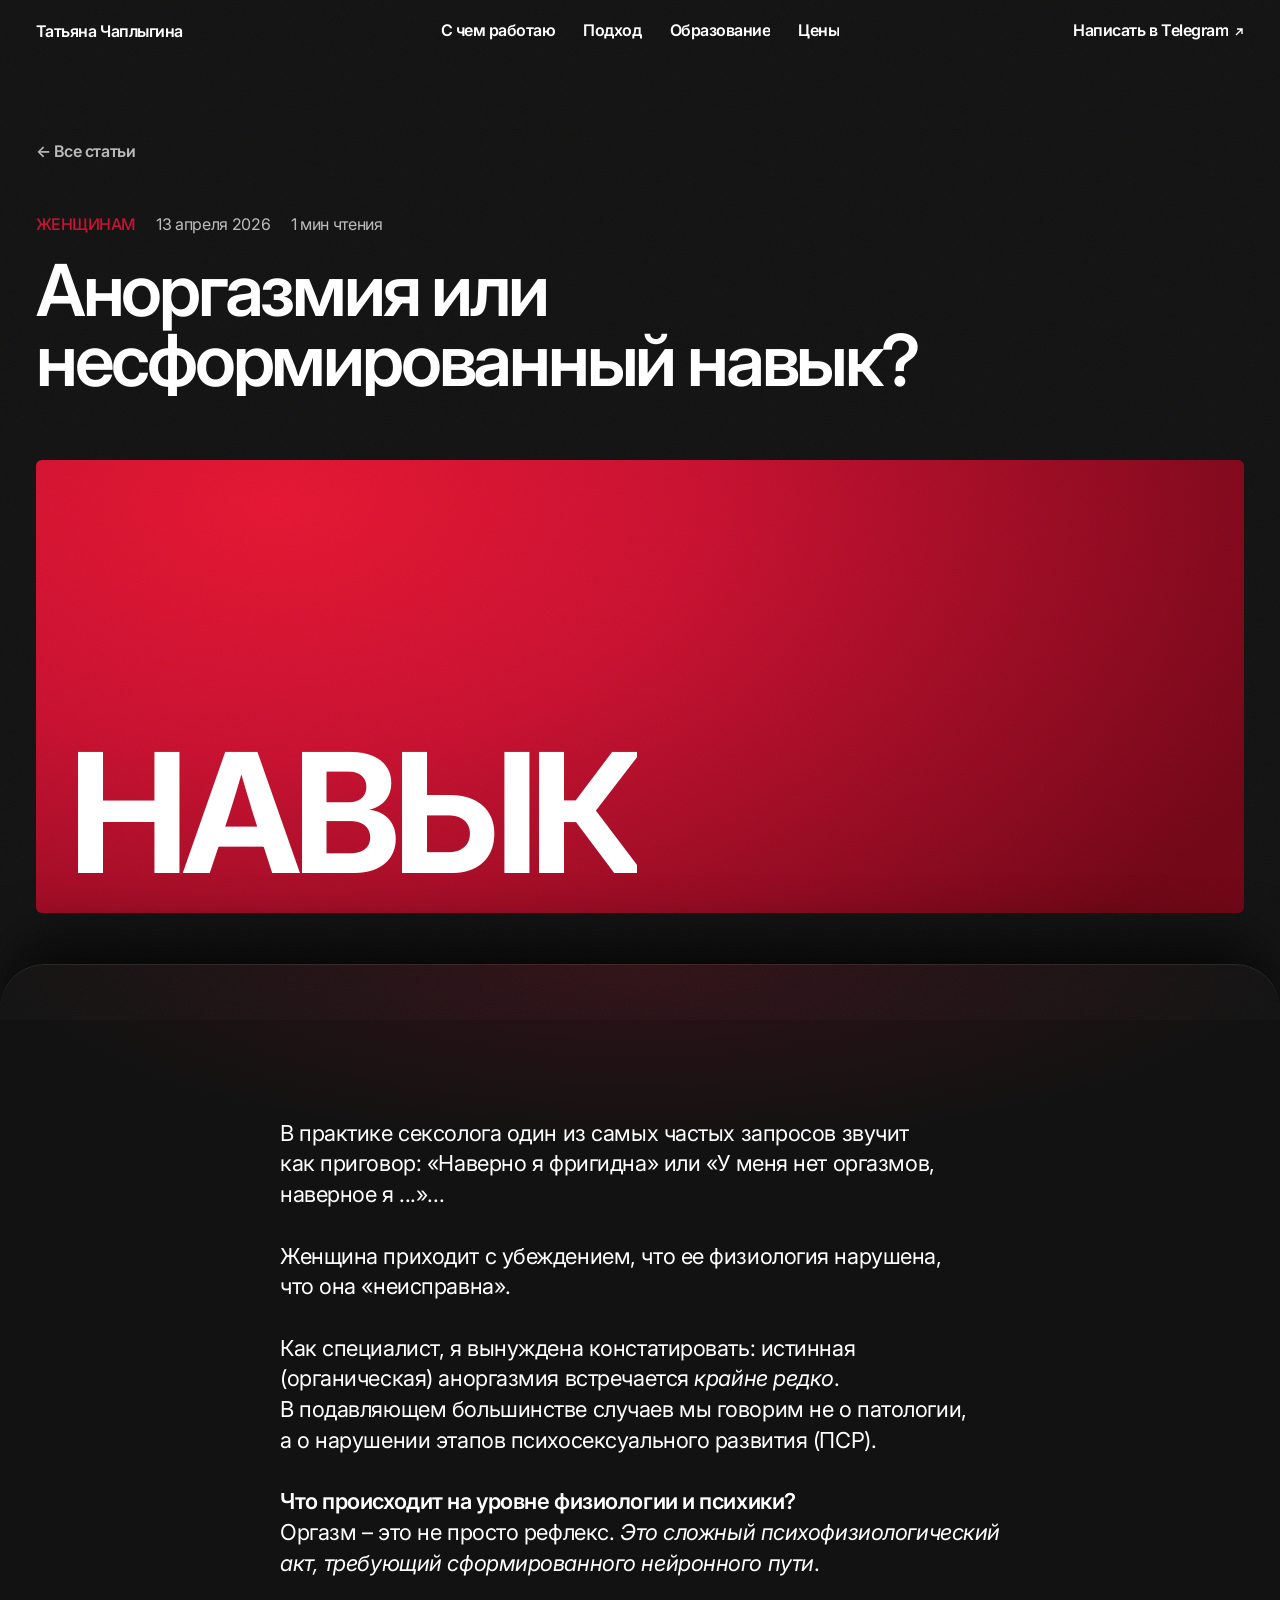
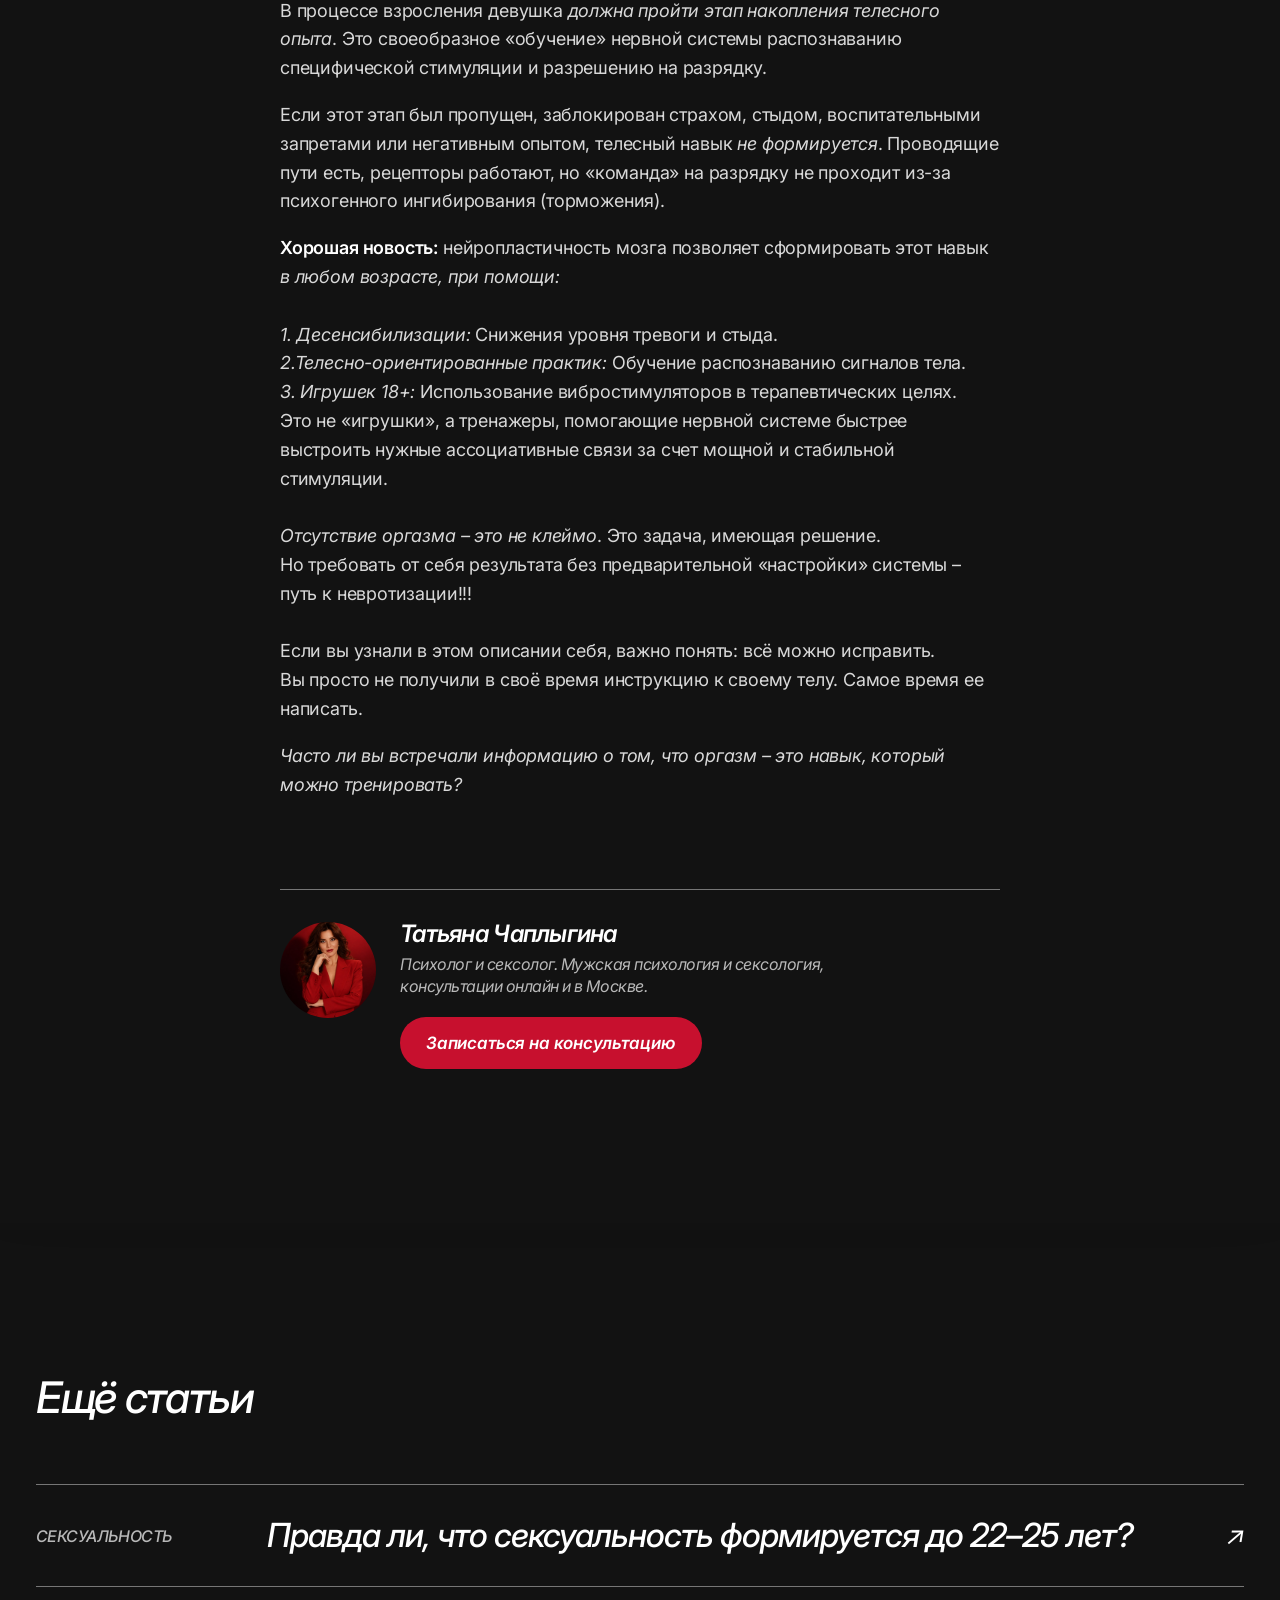
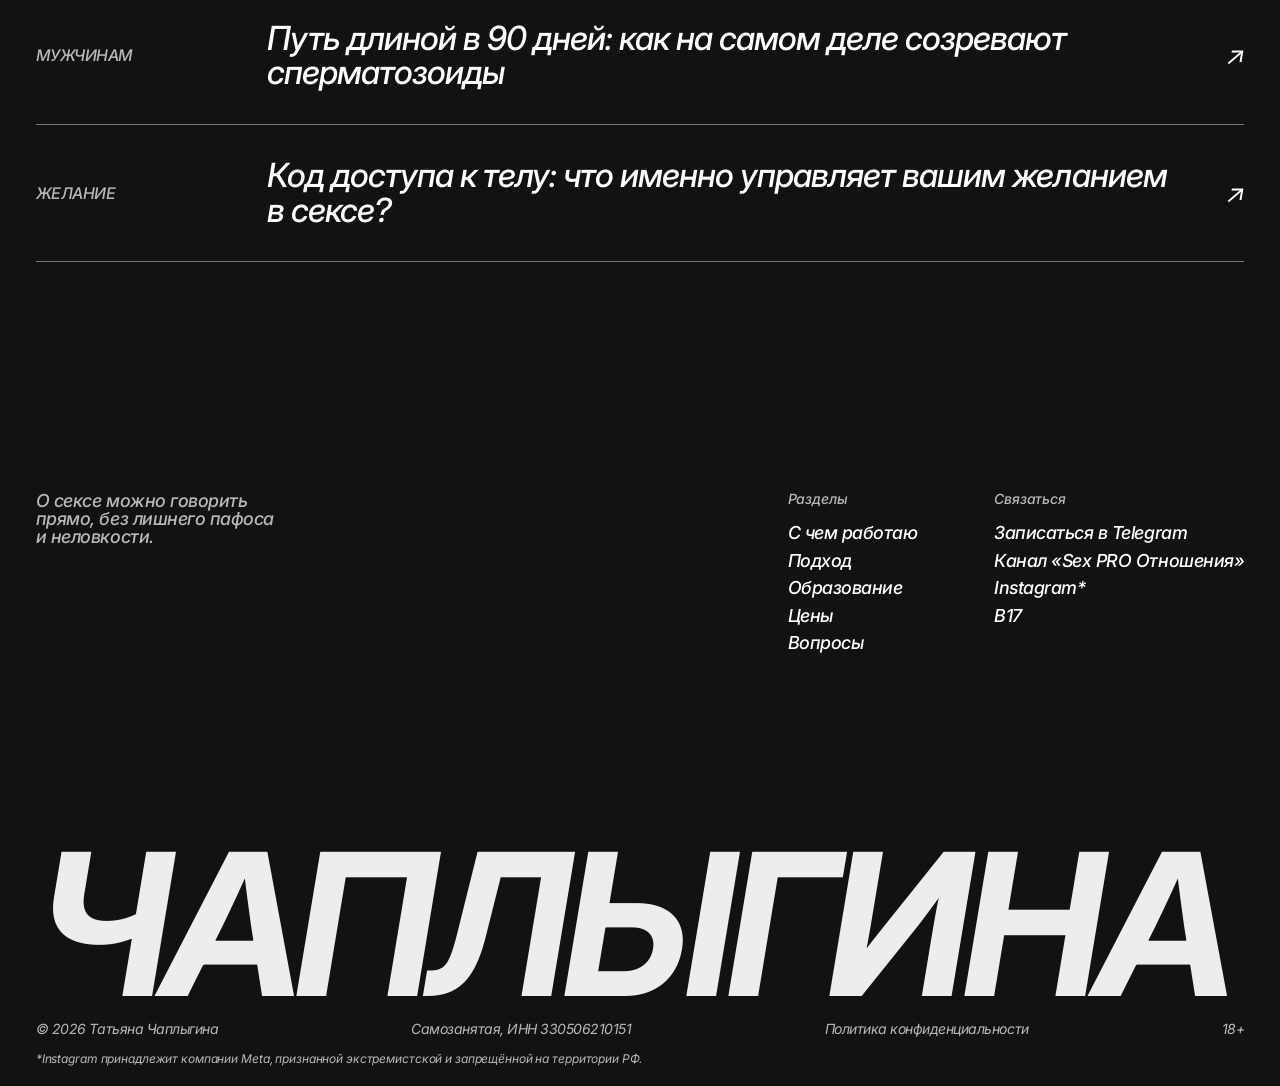
<file: stati/anorgazmiya-ili-navyk/index.html>
<!doctype html>
<html lang="ru" class="intro">
<head>
<meta charset="utf-8">
<meta name="viewport" content="width=device-width, initial-scale=1">
<title>Аноргазмия или несформированный навык? – Татьяна Чаплыгина</title>
<meta name="description" content="В практике сексолога один из самых частых запросов звучит как приговор: «Наверно я фригидна» или «У меня нет оргазмов, наверное я ...»... Женщина приходит…">
<meta name="robots" content="noindex, nofollow"> <!-- черновик для показа: убрать перед запуском -->
<meta name="theme-color" content="#121212">
<meta property="og:type" content="article">
<meta property="og:locale" content="ru_RU">
<meta property="og:title" content="Аноргазмия или несформированный навык?">
<meta property="og:description" content="В практике сексолога один из самых частых запросов звучит как приговор: «Наверно я фригидна» или «У меня нет оргазмов, наверное я ...»... Женщина приходит…">
<meta name="twitter:card" content="summary">
<link rel="icon" href="../../favicon.svg" type="image/svg+xml">
<link rel="preconnect" href="https://fonts.googleapis.com">
<link rel="preconnect" href="https://fonts.gstatic.com" crossorigin>
<link rel="stylesheet" href="https://fonts.googleapis.com/css2?family=Inter:opsz,wght@14..32,400..700&display=swap">
<link rel="stylesheet" href="../../css/tokens.css?v=1002a">
<link rel="stylesheet" href="../../css/base.css?v=1002a">
<link rel="stylesheet" href="../../css/hero.css?v=1002a">
<link rel="stylesheet" href="../../css/sections.css?v=1002a">
<link rel="stylesheet" href="../../css/blocks.css?v=1002a">
<link rel="stylesheet" href="../../css/article.css?v=1002a">
</head>
<body>
<!-- файл собран скриптом tools/build_stati.py – правки текста вносить туда или в tools/stati-src/880190.json -->
<header class="header fade" style="--d:.6s">
  <a class="header__logo" href="../../">Татьяна Чаплыгина</a>
  <nav class="header__nav" aria-label="Разделы">
    <a href="../../#napravleniya" data-roll>С чем работаю</a>
    <a href="../../#podhod" data-roll>Подход</a>
    <a href="../../#obrazovanie" data-roll>Образование</a>
    <a href="../../#ceny" data-roll>Цены</a>
  </nav>
  <a class="header__cta" href="https://t.me/chaplygina_expert" target="_blank" rel="noopener"><span data-roll>Написать в Telegram</span><svg viewBox="0 0 10 10" aria-hidden="true"><path d="M2 8 8 2M3 2h5v5" stroke="currentColor" stroke-width="1.4" fill="none"/></svg></a>
  <button class="header__burger" aria-label="Открыть меню"><i></i><i></i><i></i><i></i></button>
</header>
<div class="read-progress" aria-hidden="true"></div>

<!-- мобильное меню -->
<div class="menu" id="menu" aria-hidden="true">
  <nav class="menu__nav" aria-label="Меню">
    <a href="../../#napravleniya">С чем работаю</a><a href="../../#podhod">Подход</a><a href="../../#obrazovanie">Образование</a><a href="../../#istorii">Отзывы</a><a href="../../#ceny">Цены</a><a href="../../#kursy">Курсы</a><a href="../../#voprosy">Вопросы</a>
  </nav>
  <p class="menu__social"><a href="https://t.me/TChaplygina_sexolog" target="_blank" rel="noopener">Канал в&nbsp;Telegram</a><a href="https://www.instagram.com/chaplygina_expert" target="_blank" rel="noopener">Instagram*</a><a href="https://www.b17.ru/chaplygina_sexolog/" target="_blank" rel="noopener">B17</a></p>
</div>

<main>
<header class="article-head">
  <a class="article-back fade" style="--d:.2s" href="../../#pochitat">← Все статьи</a>
  <p class="article-meta fade" style="--d:.3s"><span class="eyebrow">Женщинам</span><span>13 апреля 2026</span><span>1&nbsp;мин чтения</span></p>
  <h1 class="article-title"><span class="reveal-line"><span style="--d:.15s">Аноргазмия или несформированный навык?</span></span></h1>
  <div class="article-cover" aria-hidden="true"><span class="reveal-line"><span style="--d:.45s">Навык</span></span></div>
</header>

<article class="section article" id="statya" aria-label="Текст статьи">
  <div class="article-body">
<p>В практике сексолога один из самых частых запросов звучит как приговор: «Наверно я фригидна» или «У меня нет оргазмов, наверное я ...»...<br><br>Женщина приходит с убеждением, что ее физиология нарушена, что она «неисправна».<br><br>Как специалист, я вынуждена констатировать: истинная (органическая) аноргазмия встречается <i>крайне редко</i>. В подавляющем большинстве случаев мы говорим не о патологии, а о нарушении этапов психосексуального развития (ПСР).<br><br><b>Что происходит на уровне физиологии и психики?</b><br>Оргазм – это не просто рефлекс. <i>Это сложный психофизиологический акт, требующий сформированного нейронного пути</i>.</p>
<p>В процессе взросления девушка <i>должна пройти этап накопления телесного опыта</i>. Это своеобразное «обучение» нервной системы распознаванию специфической стимуляции и разрешению на разрядку.</p>
<p>Если этот этап был пропущен, заблокирован страхом, стыдом, воспитательными запретами или негативным опытом, телесный навык <i>не формируется</i>. Проводящие пути есть, рецепторы работают, но «команда» на разрядку не проходит из-за психогенного ингибирования (торможения).</p>
<p><b>Хорошая новость:</b> нейропластичность мозга позволяет сформировать этот навык <i>в любом возрасте, при помощи:</i><br><br><i>1.</i> <i>Десенсибилизации:</i> Снижения уровня тревоги и стыда.<br><i>2.Телесно-ориентированные практик:</i> Обучение распознаванию сигналов тела.<br><i>3. Игрушек 18+: </i>Использование вибростимуляторов в терапевтических целях. Это не «игрушки», а тренажеры, помогающие нервной системе быстрее выстроить нужные ассоциативные связи за счет мощной и стабильной стимуляции.<br><br><i>Отсутствие оргазма – это не клеймо</i>. Это задача, имеющая решение. Но требовать от себя результата без предварительной «настройки» системы – путь к невротизации!!! <br><br>Если вы узнали в этом описании себя, важно понять: всё можно исправить. Вы просто не получили в своё время инструкцию к своему телу. Самое время ее написать.</p>
<p><i>Часто ли вы встречали информацию о том, что оргазм – это навык, который можно тренировать?</p>
  </div>

  <aside class="article-author" data-reveal>
    <span class="article-author__photo" aria-hidden="true"></span>
    <div>
      <p class="card-title">Татьяна Чаплыгина</p>
      <p class="muted">Психолог и&nbsp;сексолог. Мужская психология и&nbsp;сексология, консультации онлайн и&nbsp;в&nbsp;Москве.</p>
      <a class="btn btn--red" href="https://t.me/chaplygina_expert" target="_blank" rel="noopener">Записаться на&nbsp;консультацию</a>
    </div>
  </aside>
</article>

<section class="section read" id="eshche" aria-labelledby="eshche-title">
  <div class="section__head"><h2 id="eshche-title" class="section__title">Ещё статьи</h2></div>
  <ul class="reads">
    <li data-reveal><a class="read-row" href="../seksualnost-do-25-let/" data-cover="22–25">
      <span class="read-row__thumb" aria-hidden="true">22–25</span>
      <span class="eyebrow read-row__tag">Сексуальность</span>
      <span class="read-row__title">Правда ли, что сексуальность формируется до 22–25 лет?</span>
      <span class="read-row__arrow" aria-hidden="true">↗</span>
    </a></li>
    <li data-reveal><a class="read-row" href="../sozrevanie-spermatozoidov/" data-cover="90 дней">
      <span class="read-row__thumb" aria-hidden="true">90 дней</span>
      <span class="eyebrow read-row__tag">Мужчинам</span>
      <span class="read-row__title">Путь длиной в 90 дней: как на самом деле созревают сперматозоиды</span>
      <span class="read-row__arrow" aria-hidden="true">↗</span>
    </a></li>
    <li data-reveal><a class="read-row" href="../kod-dostupa-k-telu/" data-cover="Желание">
      <span class="read-row__thumb" aria-hidden="true">Желание</span>
      <span class="eyebrow read-row__tag">Желание</span>
      <span class="read-row__title">Код доступа к телу: что именно управляет вашим желанием в сексе?</span>
      <span class="read-row__arrow" aria-hidden="true">↗</span>
    </a></li>
  </ul>
</section>
</main>

<footer class="footer" id="kontakty">
  <div class="footer__top">
    <p class="footer__tagline">О&nbsp;сексе можно говорить прямо, без&nbsp;лишнего пафоса и&nbsp;неловкости.</p>
    <nav class="footer__col" aria-label="Разделы сайта">
      <p class="eyebrow">Разделы</p>
      <a href="../../#napravleniya">С чем работаю</a><a href="../../#podhod">Подход</a><a href="../../#obrazovanie">Образование</a><a href="../../#ceny">Цены</a><a href="../../#voprosy">Вопросы</a>
    </nav>
    <div class="footer__col">
      <p class="eyebrow">Связаться</p>
      <a href="https://t.me/chaplygina_expert" target="_blank" rel="noopener">Записаться в&nbsp;Telegram</a>
      <a href="https://t.me/TChaplygina_sexolog" target="_blank" rel="noopener">Канал «Sex PRO Отношения»</a>
      <a href="https://www.instagram.com/chaplygina_expert" target="_blank" rel="noopener">Instagram*</a>
      <a href="https://www.b17.ru/chaplygina_sexolog/" target="_blank" rel="noopener">B17</a>
    </div>
  </div>
  <p class="wordmark footer__wordmark" data-fit aria-hidden="true"><span class="wordmark__line"><span>Чаплыгина</span></span></p>
  <div class="footer__bottom">
    <span>© 2026 Татьяна Чаплыгина</span>
    <span>Самозанятая, ИНН 330506210151</span>
    <a href="../../">Политика конфиденциальности</a>
    <span>18+</span>
  </div>
  <p class="footer__legal">*Instagram принадлежит компании Meta, признанной экстремистской и&nbsp;запрещённой на&nbsp;территории РФ.</p>
</footer>

<a class="btn mobile-cta" href="https://t.me/chaplygina_expert" target="_blank" rel="noopener">Написать в Telegram</a>

<script src="../../js/vendor/lenis.min.js?v=1002a"></script>
<script src="../../js/hero.js?v=1002a"></script>
<script src="../../js/main.js?v=1002a"></script>
<script src="../../js/blocks.js?v=1002a"></script>
<script src="../../js/article.js?v=1002a"></script>
</body>
</html>
</file>
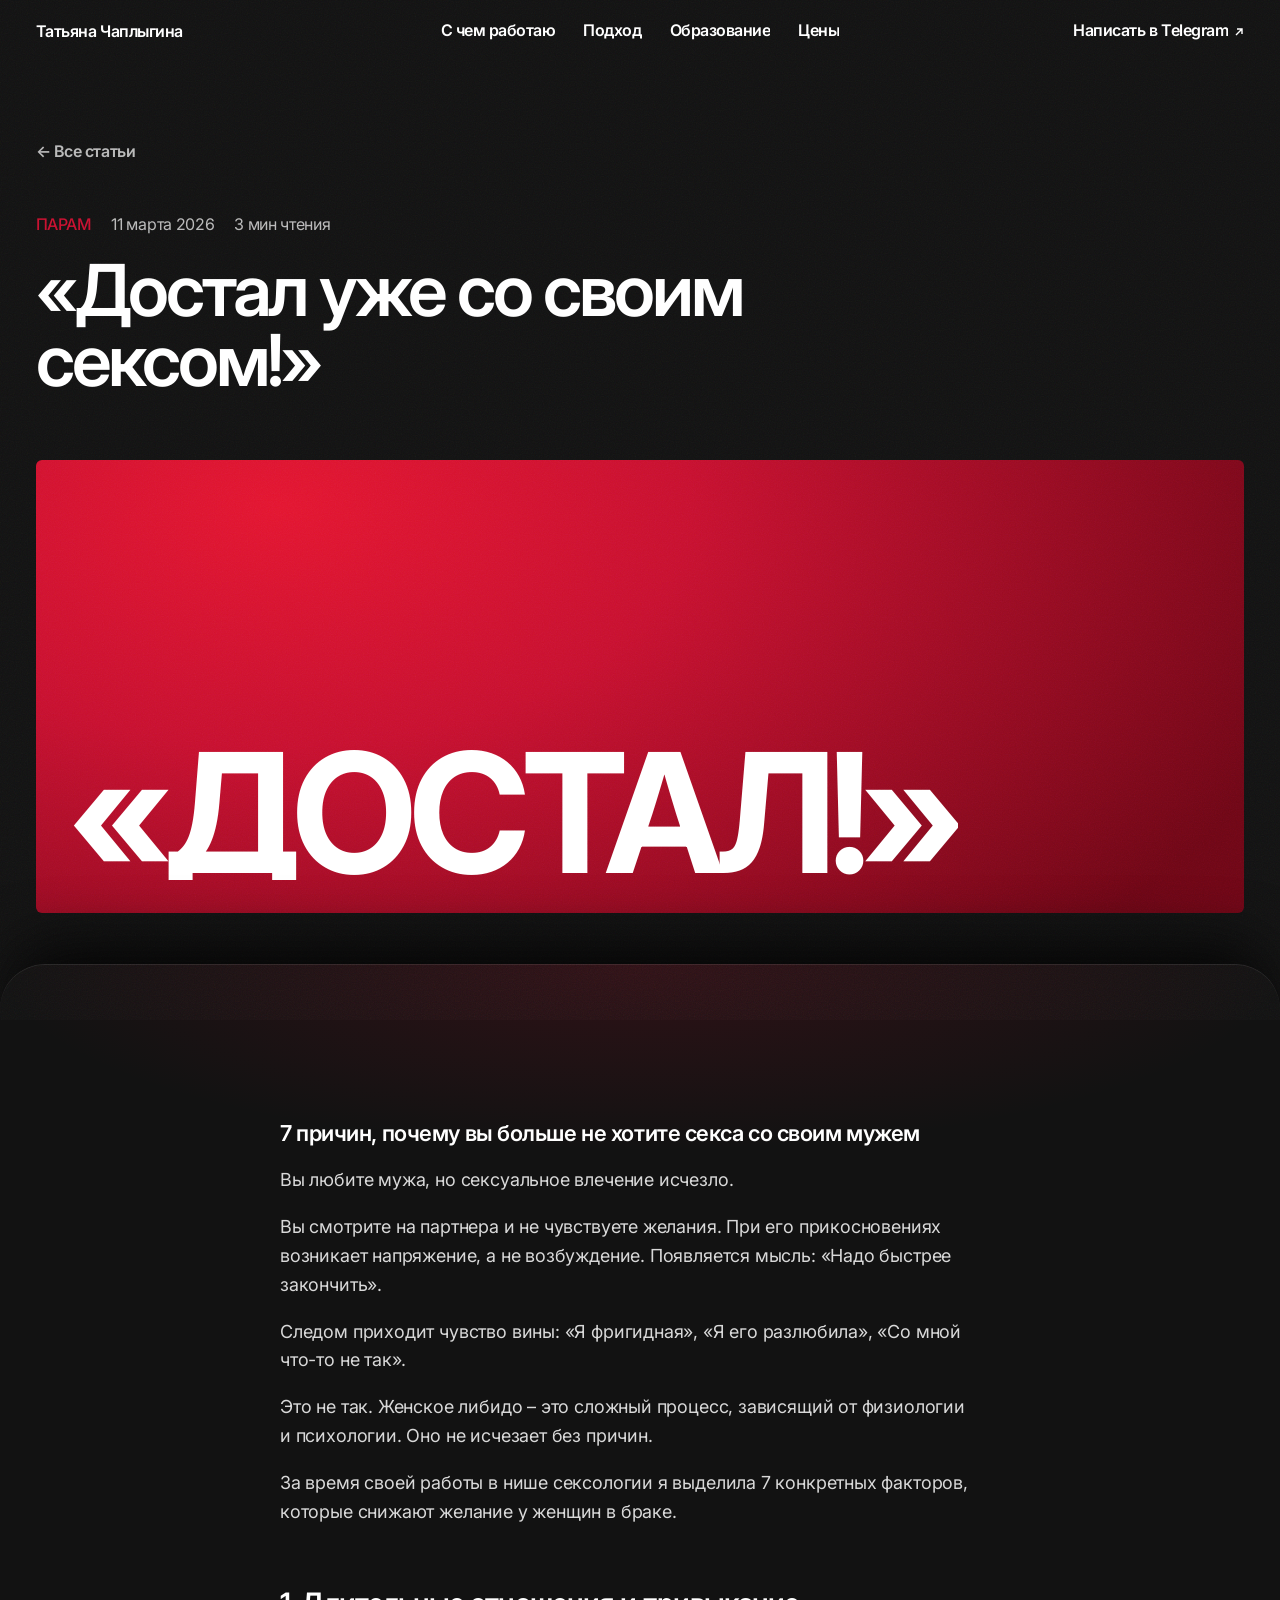
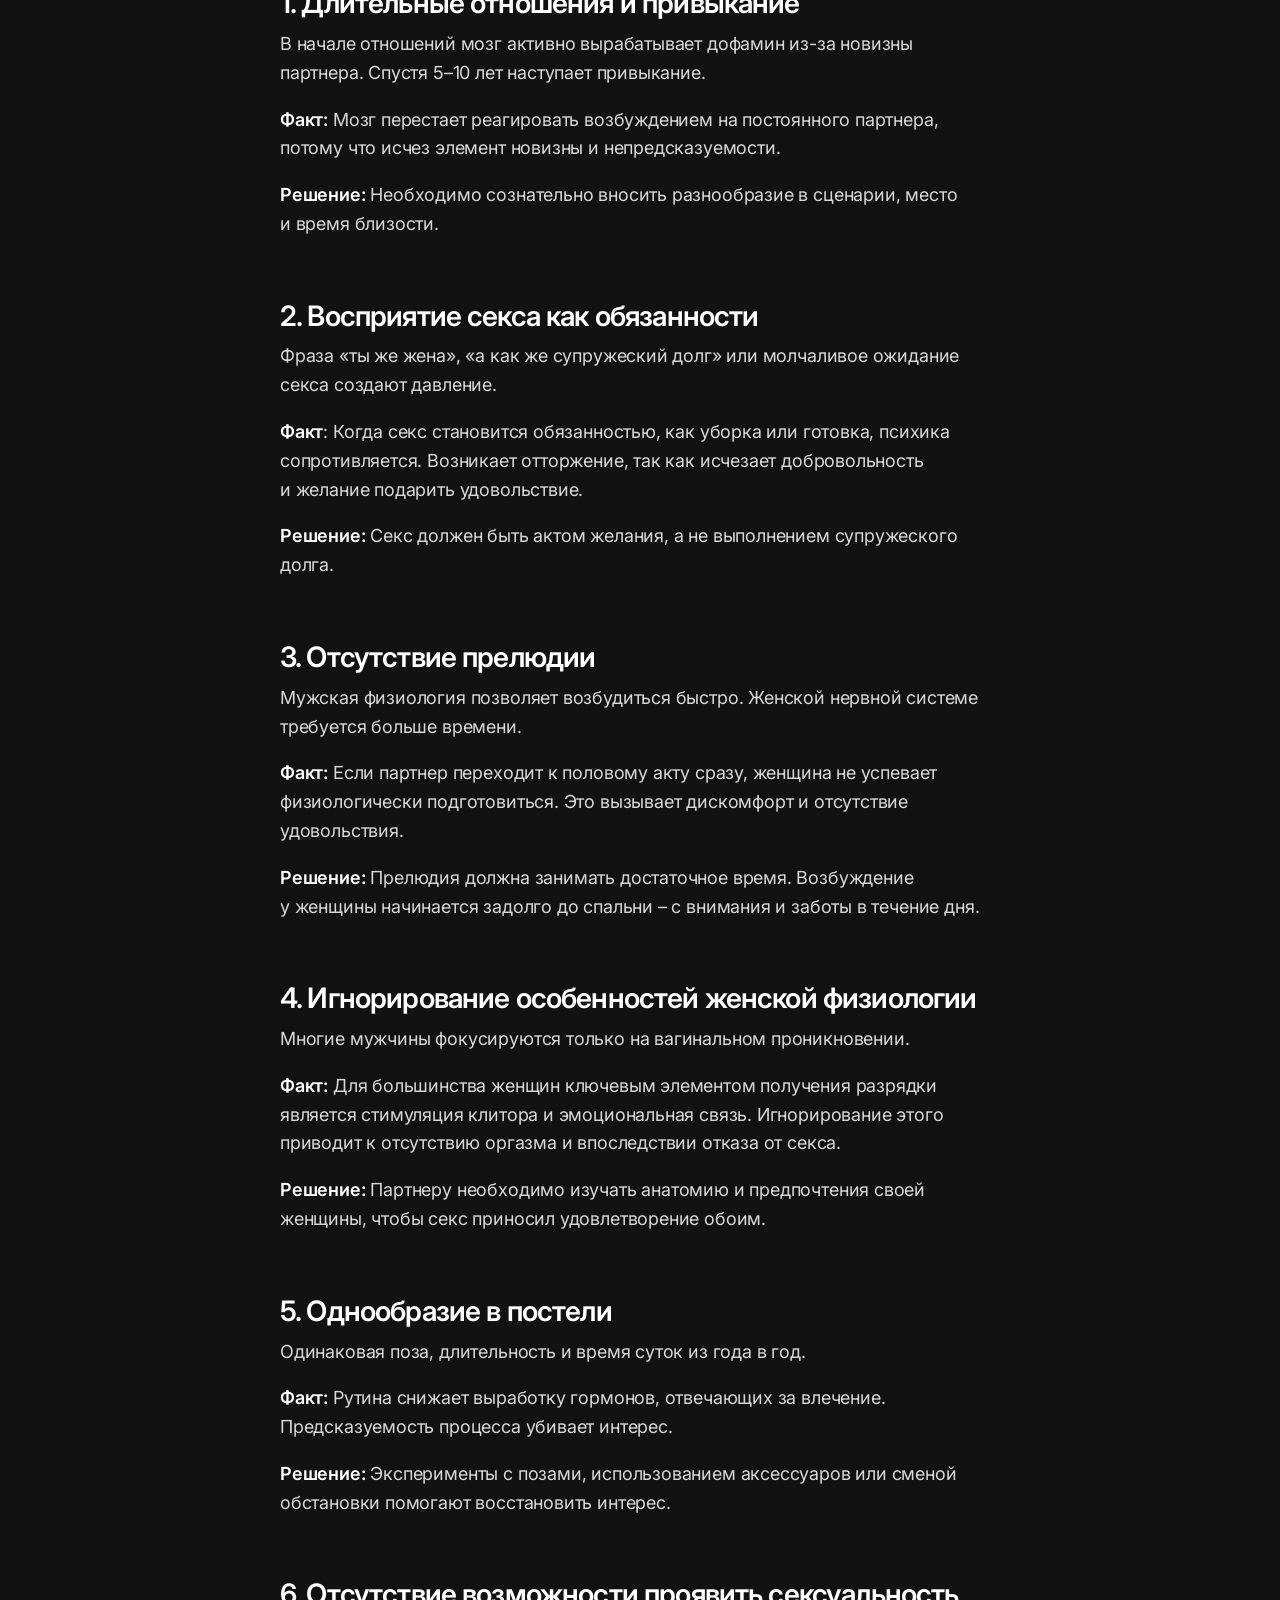
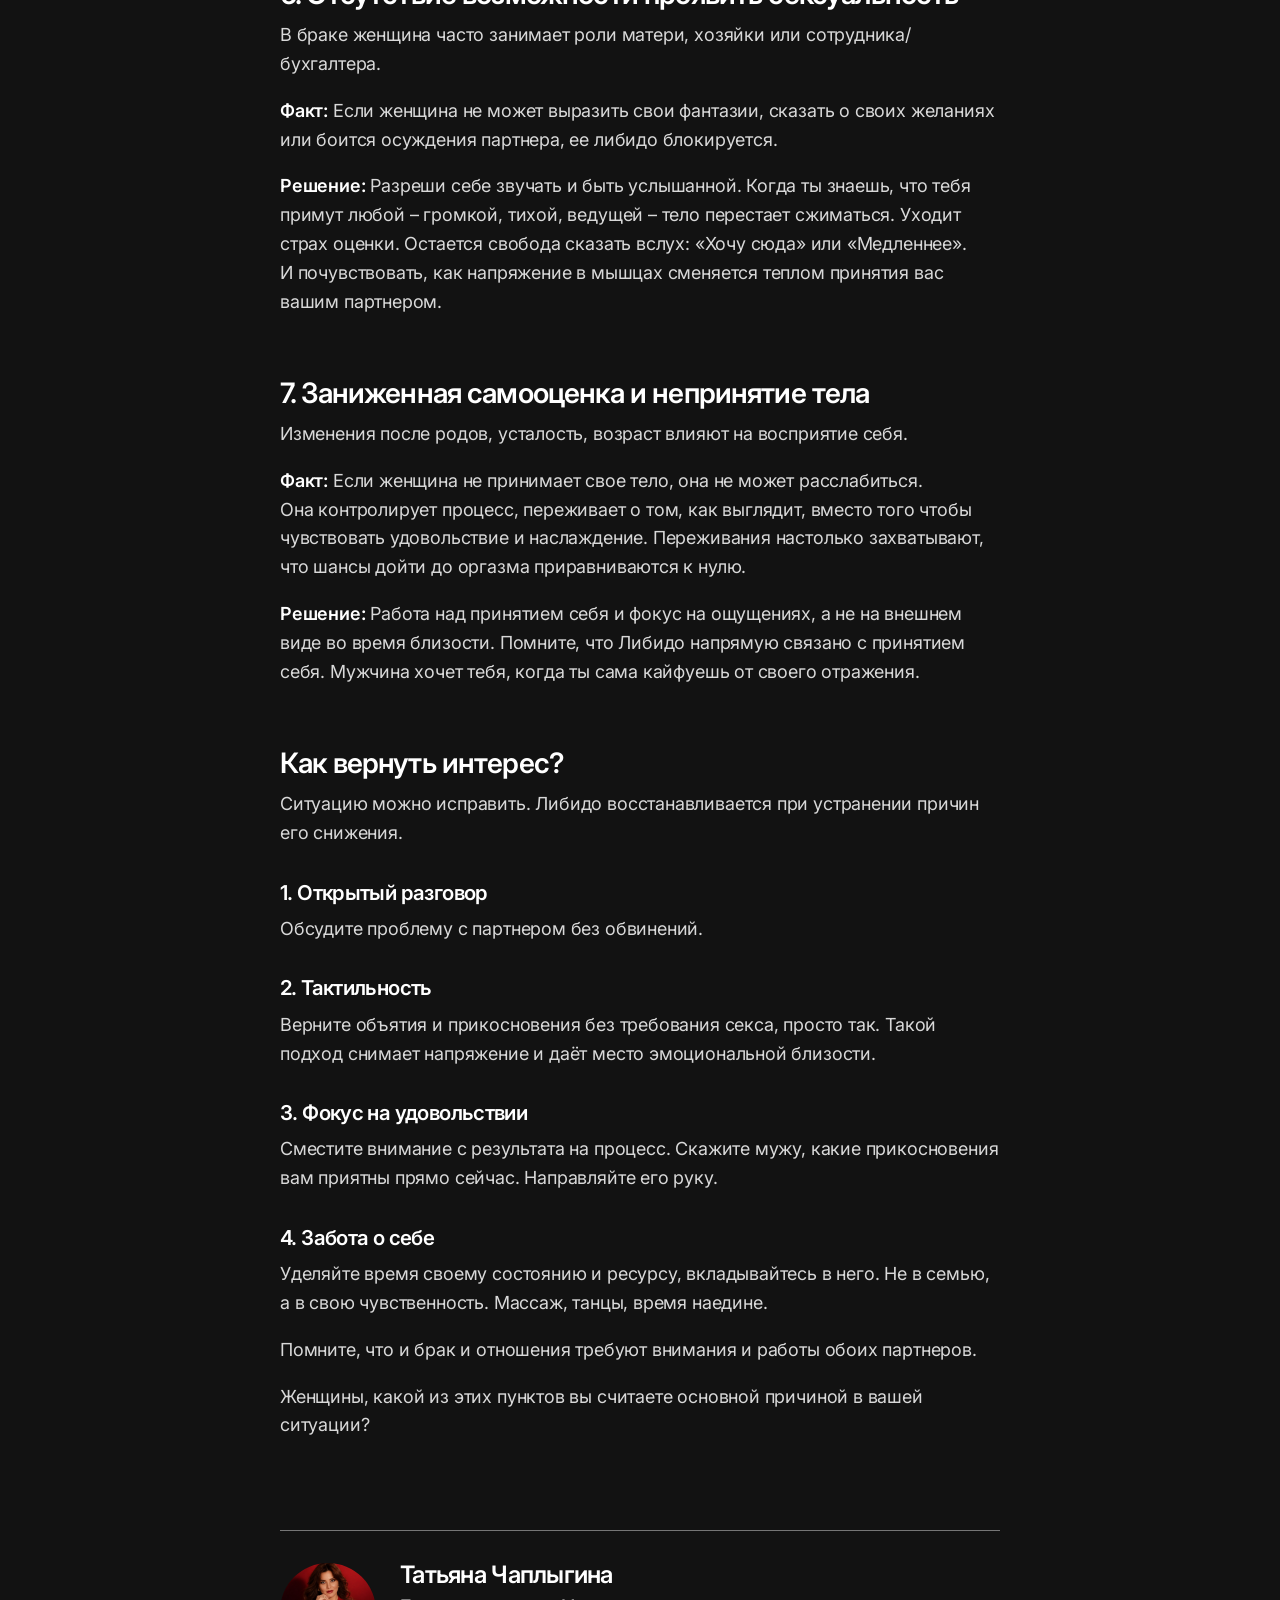
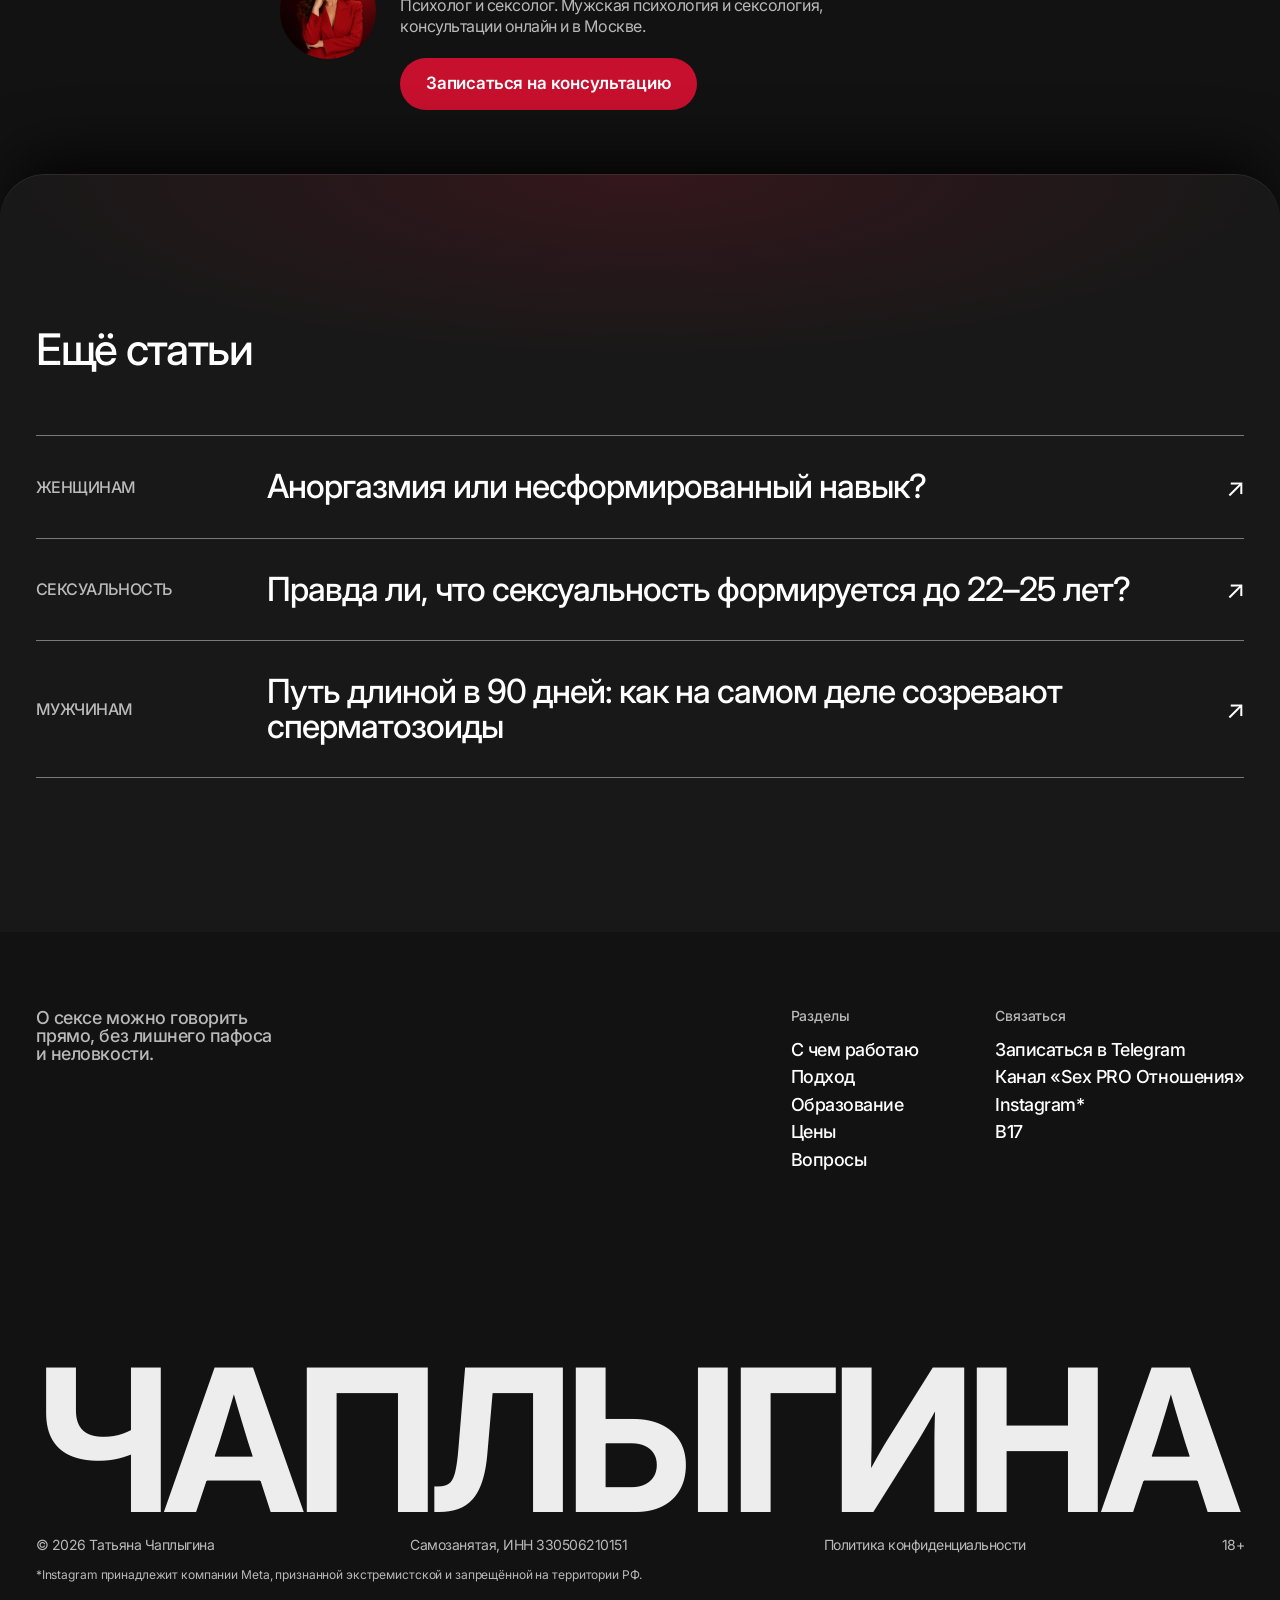
<file: stati/dostal-so-svoim-seksom/index.html>
<!doctype html>
<html lang="ru" class="intro">
<head>
<meta charset="utf-8">
<meta name="viewport" content="width=device-width, initial-scale=1">
<title>«Достал уже со своим сексом!» – Татьяна Чаплыгина</title>
<meta name="description" content="7 причин, почему вы больше не хотите секса со своим мужем Вы любите мужа, но сексуальное влечение исчезло. Вы смотрите на партнера и не чувствуете…">
<meta name="robots" content="noindex, nofollow"> <!-- черновик для показа: убрать перед запуском -->
<meta name="theme-color" content="#121212">
<meta property="og:type" content="article">
<meta property="og:locale" content="ru_RU">
<meta property="og:title" content="«Достал уже со своим сексом!»">
<meta property="og:description" content="7 причин, почему вы больше не хотите секса со своим мужем Вы любите мужа, но сексуальное влечение исчезло. Вы смотрите на партнера и не чувствуете…">
<meta name="twitter:card" content="summary">
<link rel="icon" href="../../favicon.svg" type="image/svg+xml">
<link rel="preconnect" href="https://fonts.googleapis.com">
<link rel="preconnect" href="https://fonts.gstatic.com" crossorigin>
<link rel="stylesheet" href="https://fonts.googleapis.com/css2?family=Inter:opsz,wght@14..32,400..700&display=swap">
<link rel="stylesheet" href="../../css/tokens.css?v=1002a">
<link rel="stylesheet" href="../../css/base.css?v=1002a">
<link rel="stylesheet" href="../../css/hero.css?v=1002a">
<link rel="stylesheet" href="../../css/sections.css?v=1002a">
<link rel="stylesheet" href="../../css/blocks.css?v=1002a">
<link rel="stylesheet" href="../../css/article.css?v=1002a">
</head>
<body>
<!-- файл собран скриптом tools/build_stati.py – правки текста вносить туда или в tools/stati-src/853572.json -->
<header class="header fade" style="--d:.6s">
  <a class="header__logo" href="../../">Татьяна Чаплыгина</a>
  <nav class="header__nav" aria-label="Разделы">
    <a href="../../#napravleniya" data-roll>С чем работаю</a>
    <a href="../../#podhod" data-roll>Подход</a>
    <a href="../../#obrazovanie" data-roll>Образование</a>
    <a href="../../#ceny" data-roll>Цены</a>
  </nav>
  <a class="header__cta" href="https://t.me/chaplygina_expert" target="_blank" rel="noopener"><span data-roll>Написать в Telegram</span><svg viewBox="0 0 10 10" aria-hidden="true"><path d="M2 8 8 2M3 2h5v5" stroke="currentColor" stroke-width="1.4" fill="none"/></svg></a>
  <button class="header__burger" aria-label="Открыть меню"><i></i><i></i><i></i><i></i></button>
</header>
<div class="read-progress" aria-hidden="true"></div>

<!-- мобильное меню -->
<div class="menu" id="menu" aria-hidden="true">
  <nav class="menu__nav" aria-label="Меню">
    <a href="../../#napravleniya">С чем работаю</a><a href="../../#podhod">Подход</a><a href="../../#obrazovanie">Образование</a><a href="../../#istorii">Отзывы</a><a href="../../#ceny">Цены</a><a href="../../#kursy">Курсы</a><a href="../../#voprosy">Вопросы</a>
  </nav>
  <p class="menu__social"><a href="https://t.me/TChaplygina_sexolog" target="_blank" rel="noopener">Канал в&nbsp;Telegram</a><a href="https://www.instagram.com/chaplygina_expert" target="_blank" rel="noopener">Instagram*</a><a href="https://www.b17.ru/chaplygina_sexolog/" target="_blank" rel="noopener">B17</a></p>
</div>

<main>
<header class="article-head">
  <a class="article-back fade" style="--d:.2s" href="../../#pochitat">← Все статьи</a>
  <p class="article-meta fade" style="--d:.3s"><span class="eyebrow">Парам</span><span>11 марта 2026</span><span>3&nbsp;мин чтения</span></p>
  <h1 class="article-title"><span class="reveal-line"><span style="--d:.15s">«Достал уже со своим сексом!»</span></span></h1>
  <div class="article-cover" aria-hidden="true"><span class="reveal-line"><span style="--d:.45s">«Достал!»</span></span></div>
</header>

<article class="section article" id="statya" aria-label="Текст статьи">
  <div class="article-body">
<p><b>7 причин, почему вы больше не хотите секса со своим мужем</b></p>
<p>Вы любите мужа, но сексуальное влечение исчезло.</p>
<p>Вы смотрите на партнера и не чувствуете желания. При его прикосновениях возникает напряжение, а не возбуждение. Появляется мысль: «Надо быстрее закончить».</p>
<p>Следом приходит чувство вины: «Я фригидная», «Я его разлюбила», «Со мной что-то не так».</p>
<p>Это не так. Женское либидо – это сложный процесс, зависящий от физиологии и психологии. Оно не исчезает без причин.</p>
<p>За время своей работы в нише сексологии я выделила 7 конкретных факторов, которые снижают желание у женщин в браке.</p>
<h2>1. Длительные отношения и привыкание</h2>
<p>В начале отношений мозг активно вырабатывает дофамин из-за новизны партнера. Спустя 5–10 лет наступает привыкание.</p>
<p><b>Факт:</b> Мозг перестает реагировать возбуждением на постоянного партнера, потому что исчез элемент новизны и непредсказуемости.</p>
<p><b>Решение:</b> Необходимо сознательно вносить разнообразие в сценарии, место и время близости.</p>
<h2>2. Восприятие секса как обязанности</h2>
<p>Фраза «ты же жена», «а как же супружеский долг» или молчаливое ожидание секса создают давление.</p>
<p><b>Факт</b>: Когда секс становится обязанностью, как уборка или готовка, психика сопротивляется. Возникает отторжение, так как исчезает добровольность и желание подарить удовольствие.</p>
<p><b>Решение:</b> Секс должен быть актом желания, а не выполнением супружеского долга.</p>
<h2>3. Отсутствие прелюдии</h2>
<p>Мужская физиология позволяет возбудиться быстро. Женской нервной системе требуется больше времени.</p>
<p><b>Факт:</b> Если партнер переходит к половому акту сразу, женщина не успевает физиологически подготовиться. Это вызывает дискомфорт и отсутствие удовольствия.</p>
<p><b>Решение:</b> Прелюдия должна занимать достаточное время. Возбуждение у женщины начинается задолго до спальни – с внимания и заботы в течение дня.</p>
<h2>4. Игнорирование особенностей женской физиологии</h2>
<p>Многие мужчины фокусируются только на вагинальном проникновении.</p>
<p><b>Факт:</b> Для большинства женщин ключевым элементом получения разрядки является стимуляция клитора и эмоциональная связь. Игнорирование этого приводит к отсутствию оргазма и впоследствии отказа от секса.</p>
<p><b>Решение:</b> Партнеру необходимо изучать анатомию и предпочтения своей женщины, чтобы секс приносил удовлетворение обоим.</p>
<h2>5. Однообразие в постели</h2>
<p>Одинаковая поза, длительность и время суток из года в год.</p>
<p><b>Факт:</b> Рутина снижает выработку гормонов, отвечающих за влечение. Предсказуемость процесса убивает интерес.</p>
<p><b>Решение:</b> Эксперименты с позами, использованием аксессуаров или сменой обстановки помогают восстановить интерес.</p>
<h2>6. Отсутствие возможности проявить сексуальность</h2>
<p>В браке женщина часто занимает роли матери, хозяйки или сотрудника/бухгалтера.</p>
<p><b>Факт:</b> Если женщина не может выразить свои фантазии, сказать о своих желаниях или боится осуждения партнера, ее либидо блокируется.</p>
<p><b>Решение:</b> Разреши себе звучать и быть услышанной. Когда ты знаешь, что тебя примут любой – громкой, тихой, ведущей – тело перестает сжиматься. Уходит страх оценки. Остается свобода сказать вслух: «Хочу сюда» или «Медленнее». И почувствовать, как напряжение в мышцах сменяется теплом принятия вас вашим партнером.</p>
<h2>7. Заниженная самооценка и непринятие тела</h2>
<p>Изменения после родов, усталость, возраст влияют на восприятие себя.</p>
<p><b>Факт:</b> Если женщина не принимает свое тело, она не может расслабиться. Она контролирует процесс, переживает о том, как выглядит, вместо того чтобы чувствовать удовольствие и наслаждение. Переживания настолько захватывают, что шансы дойти до оргазма приравниваются к нулю.</p>
<p><b>Решение:</b> Работа над принятием себя и фокус на ощущениях, а не на внешнем виде во время близости. Помните, что Либидо напрямую связано с принятием себя. Мужчина хочет тебя, когда ты сама кайфуешь от своего отражения.</p>
<h2>Как вернуть интерес?</h2>
<p>Ситуацию можно исправить. Либидо восстанавливается при устранении причин его снижения.</p>
<h3>1. Открытый разговор</h3>
<p>Обсудите проблему с партнером без обвинений.</p>
<h3>2. Тактильность</h3>
<p>Верните объятия и прикосновения без требования секса, просто так. Такой подход снимает напряжение и даёт место эмоциональной близости.</p>
<h3>3. Фокус на удовольствии</h3>
<p>Сместите внимание с результата на процесс. Скажите мужу, какие прикосновения вам приятны прямо сейчас. Направляйте его руку.</p>
<h3>4. Забота о себе</h3>
<p>Уделяйте время своему состоянию и ресурсу, вкладывайтесь в него. Не в семью, а в свою чувственность. Массаж, танцы, время наедине.</p>
<p>Помните, что и брак и отношения требуют внимания и работы обоих партнеров.</p>
<p>Женщины, какой из этих пунктов вы считаете основной причиной в вашей ситуации?</p>
  </div>

  <aside class="article-author" data-reveal>
    <span class="article-author__photo" aria-hidden="true"></span>
    <div>
      <p class="card-title">Татьяна Чаплыгина</p>
      <p class="muted">Психолог и&nbsp;сексолог. Мужская психология и&nbsp;сексология, консультации онлайн и&nbsp;в&nbsp;Москве.</p>
      <a class="btn btn--red" href="https://t.me/chaplygina_expert" target="_blank" rel="noopener">Записаться на&nbsp;консультацию</a>
    </div>
  </aside>
</article>

<section class="section read" id="eshche" aria-labelledby="eshche-title">
  <div class="section__head"><h2 id="eshche-title" class="section__title">Ещё статьи</h2></div>
  <ul class="reads">
    <li data-reveal><a class="read-row" href="../anorgazmiya-ili-navyk/" data-cover="Навык">
      <span class="read-row__thumb" aria-hidden="true">Навык</span>
      <span class="eyebrow read-row__tag">Женщинам</span>
      <span class="read-row__title">Аноргазмия или несформированный навык?</span>
      <span class="read-row__arrow" aria-hidden="true">↗</span>
    </a></li>
    <li data-reveal><a class="read-row" href="../seksualnost-do-25-let/" data-cover="22–25">
      <span class="read-row__thumb" aria-hidden="true">22–25</span>
      <span class="eyebrow read-row__tag">Сексуальность</span>
      <span class="read-row__title">Правда ли, что сексуальность формируется до 22–25 лет?</span>
      <span class="read-row__arrow" aria-hidden="true">↗</span>
    </a></li>
    <li data-reveal><a class="read-row" href="../sozrevanie-spermatozoidov/" data-cover="90 дней">
      <span class="read-row__thumb" aria-hidden="true">90 дней</span>
      <span class="eyebrow read-row__tag">Мужчинам</span>
      <span class="read-row__title">Путь длиной в 90 дней: как на самом деле созревают сперматозоиды</span>
      <span class="read-row__arrow" aria-hidden="true">↗</span>
    </a></li>
  </ul>
</section>
</main>

<footer class="footer" id="kontakty">
  <div class="footer__top">
    <p class="footer__tagline">О&nbsp;сексе можно говорить прямо, без&nbsp;лишнего пафоса и&nbsp;неловкости.</p>
    <nav class="footer__col" aria-label="Разделы сайта">
      <p class="eyebrow">Разделы</p>
      <a href="../../#napravleniya">С чем работаю</a><a href="../../#podhod">Подход</a><a href="../../#obrazovanie">Образование</a><a href="../../#ceny">Цены</a><a href="../../#voprosy">Вопросы</a>
    </nav>
    <div class="footer__col">
      <p class="eyebrow">Связаться</p>
      <a href="https://t.me/chaplygina_expert" target="_blank" rel="noopener">Записаться в&nbsp;Telegram</a>
      <a href="https://t.me/TChaplygina_sexolog" target="_blank" rel="noopener">Канал «Sex PRO Отношения»</a>
      <a href="https://www.instagram.com/chaplygina_expert" target="_blank" rel="noopener">Instagram*</a>
      <a href="https://www.b17.ru/chaplygina_sexolog/" target="_blank" rel="noopener">B17</a>
    </div>
  </div>
  <p class="wordmark footer__wordmark" data-fit aria-hidden="true"><span class="wordmark__line"><span>Чаплыгина</span></span></p>
  <div class="footer__bottom">
    <span>© 2026 Татьяна Чаплыгина</span>
    <span>Самозанятая, ИНН 330506210151</span>
    <a href="../../">Политика конфиденциальности</a>
    <span>18+</span>
  </div>
  <p class="footer__legal">*Instagram принадлежит компании Meta, признанной экстремистской и&nbsp;запрещённой на&nbsp;территории РФ.</p>
</footer>

<a class="btn mobile-cta" href="https://t.me/chaplygina_expert" target="_blank" rel="noopener">Написать в Telegram</a>

<script src="../../js/vendor/lenis.min.js?v=1002a"></script>
<script src="../../js/hero.js?v=1002a"></script>
<script src="../../js/main.js?v=1002a"></script>
<script src="../../js/blocks.js?v=1002a"></script>
<script src="../../js/article.js?v=1002a"></script>
</body>
</html>
</file>
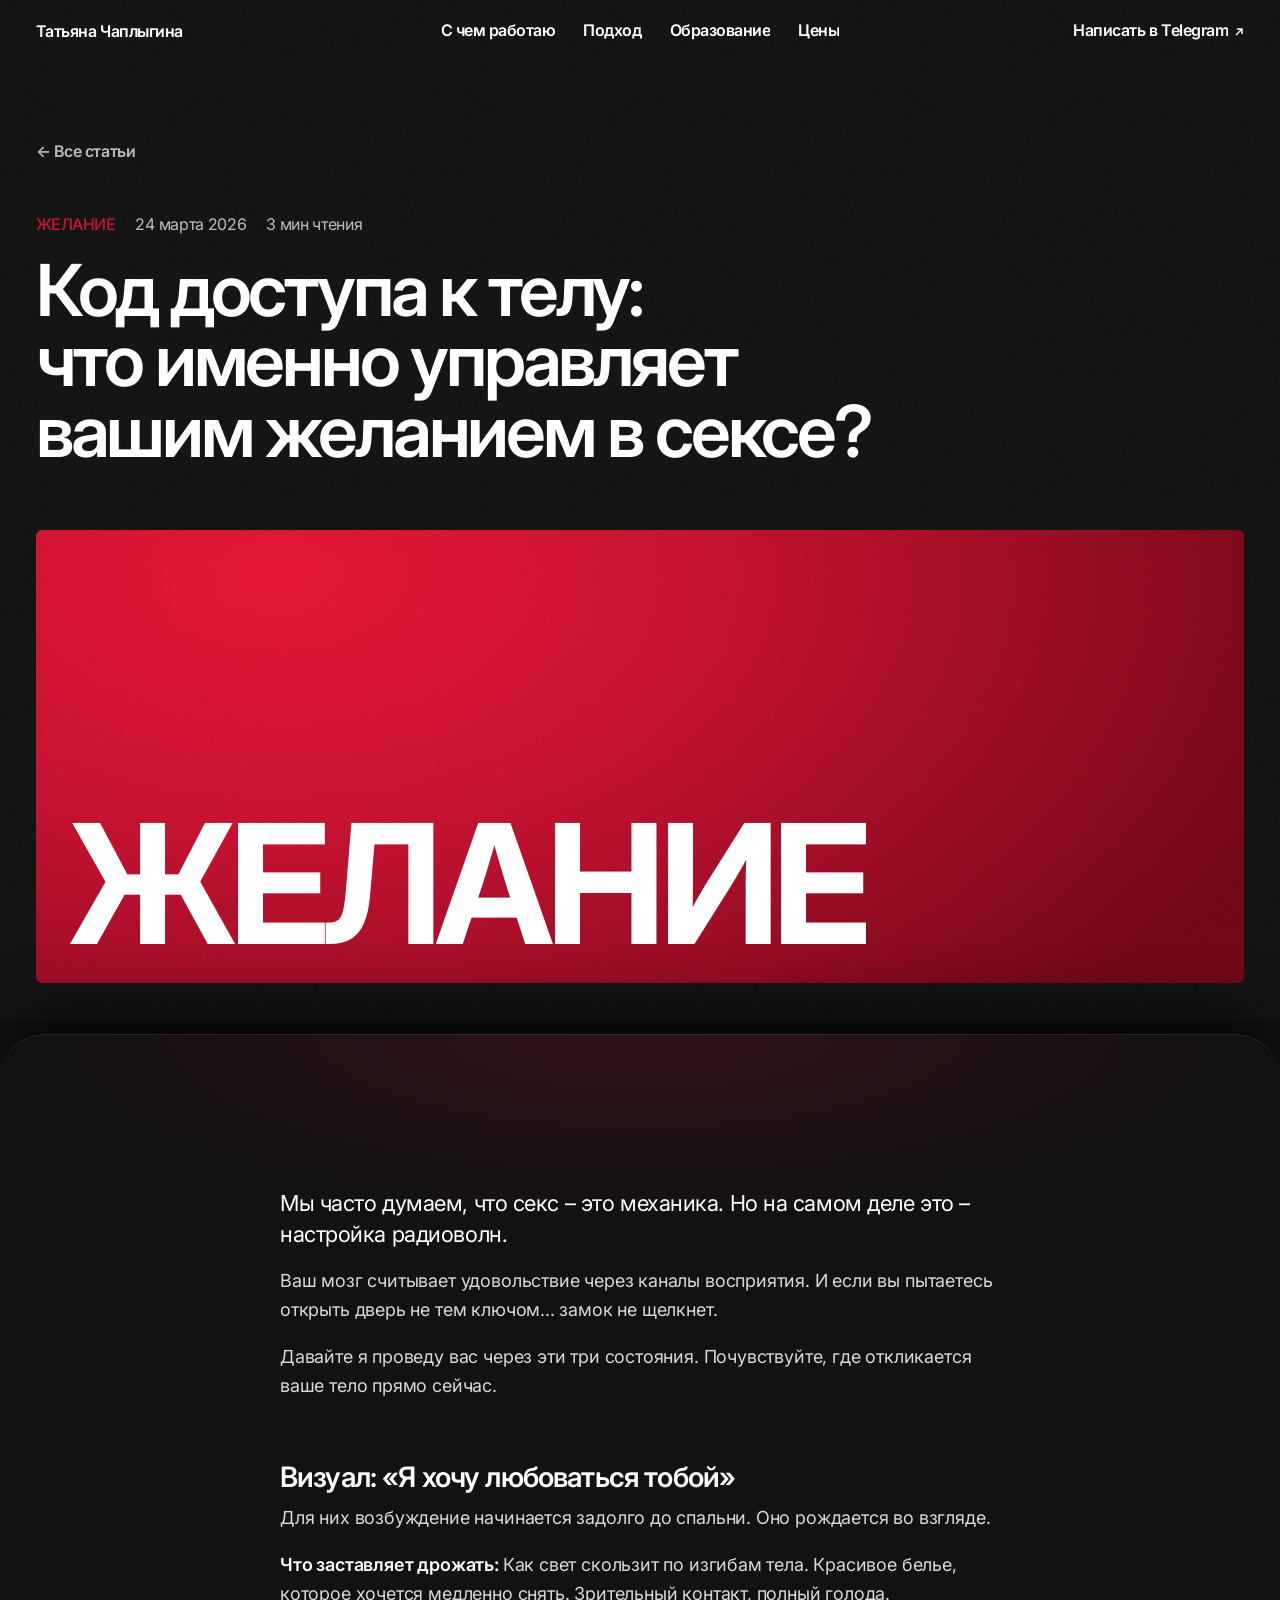
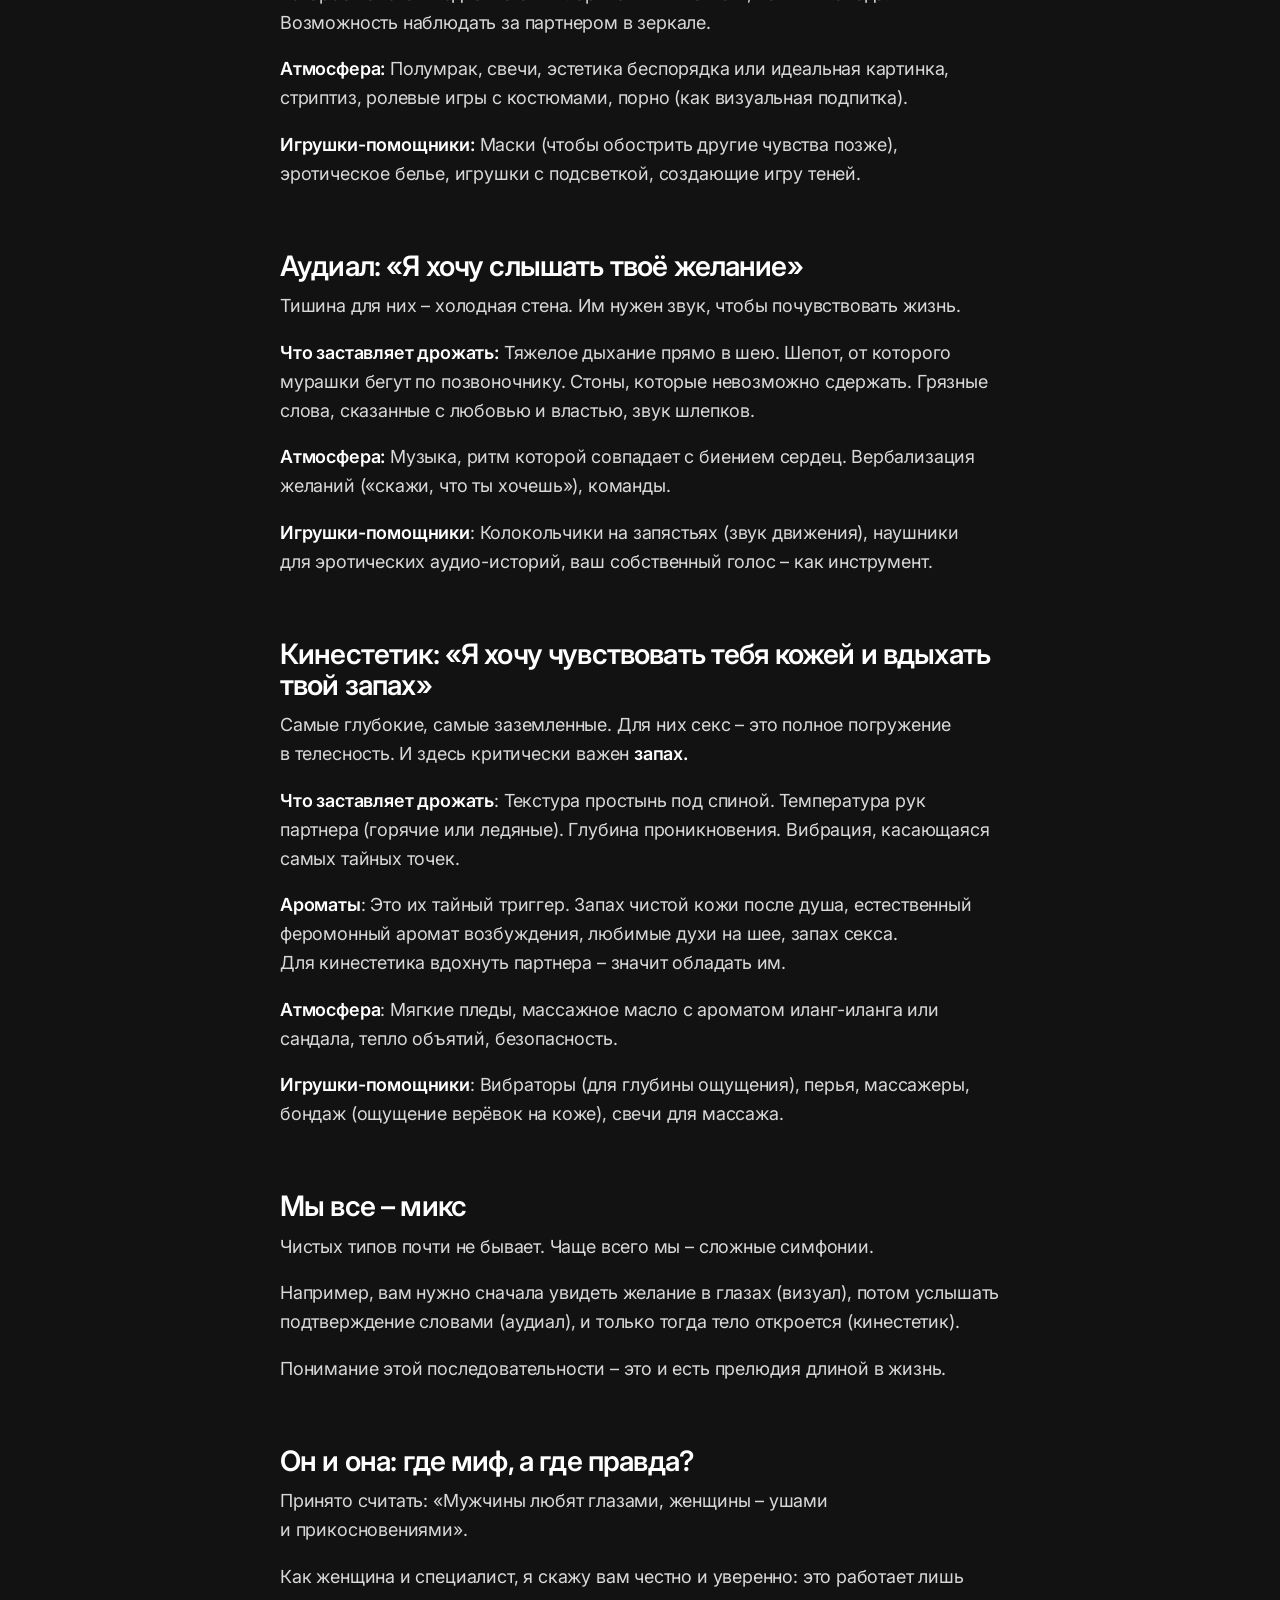
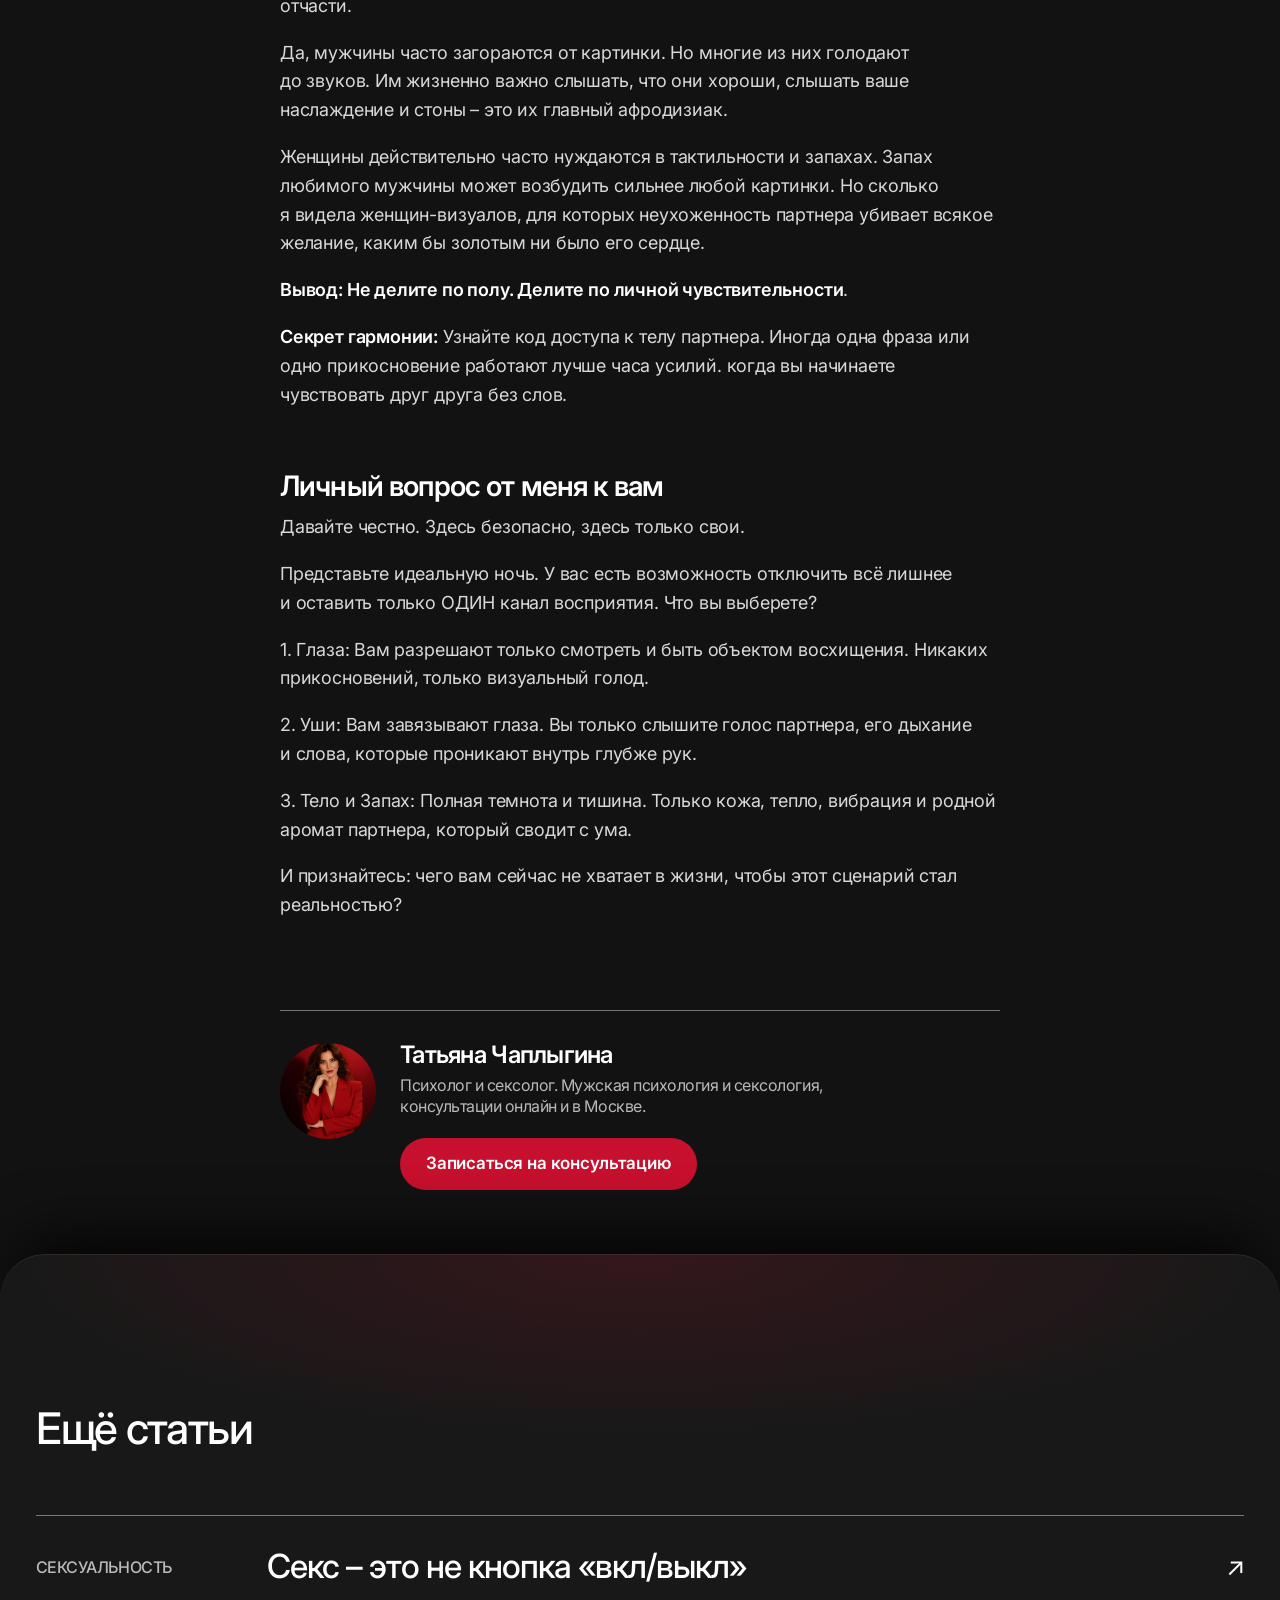
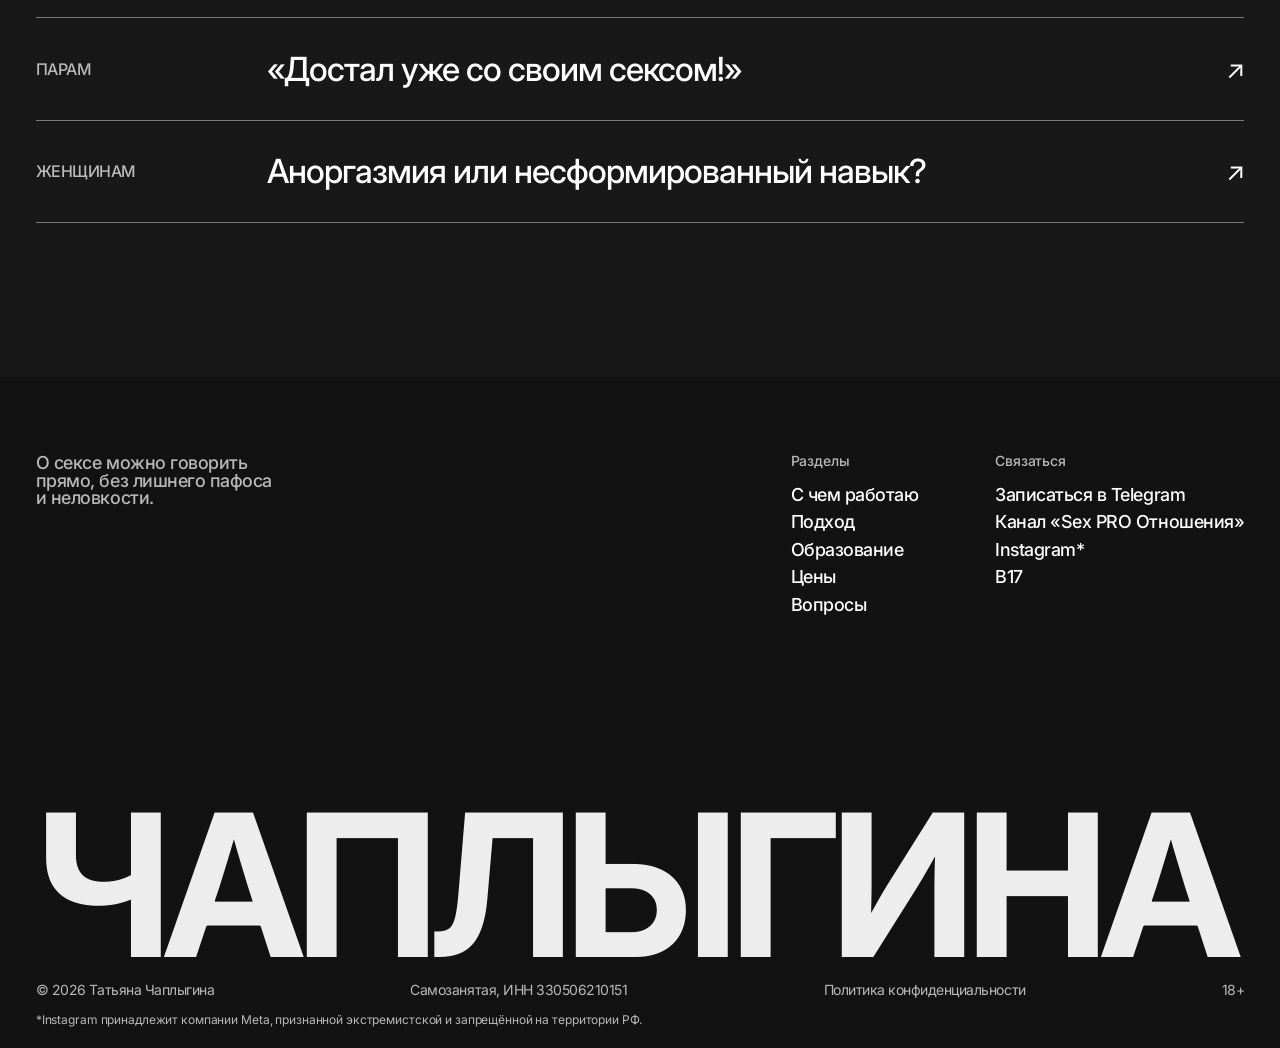
<file: stati/kod-dostupa-k-telu/index.html>
<!doctype html>
<html lang="ru" class="intro">
<head>
<meta charset="utf-8">
<meta name="viewport" content="width=device-width, initial-scale=1">
<title>Код доступа к телу: что именно управляет вашим желанием в сексе? – Татьяна Чаплыгина</title>
<meta name="description" content="Мы часто думаем, что секс – это механика. Но на самом деле это – настройка радиоволн. Ваш мозг считывает удовольствие через каналы восприятия. И если вы…">
<meta name="robots" content="noindex, nofollow"> <!-- черновик для показа: убрать перед запуском -->
<meta name="theme-color" content="#121212">
<meta property="og:type" content="article">
<meta property="og:locale" content="ru_RU">
<meta property="og:title" content="Код доступа к телу: что именно управляет вашим желанием в сексе?">
<meta property="og:description" content="Мы часто думаем, что секс – это механика. Но на самом деле это – настройка радиоволн. Ваш мозг считывает удовольствие через каналы восприятия. И если вы…">
<meta name="twitter:card" content="summary">
<link rel="icon" href="../../favicon.svg" type="image/svg+xml">
<link rel="preconnect" href="https://fonts.googleapis.com">
<link rel="preconnect" href="https://fonts.gstatic.com" crossorigin>
<link rel="stylesheet" href="https://fonts.googleapis.com/css2?family=Inter:opsz,wght@14..32,400..700&display=swap">
<link rel="stylesheet" href="../../css/tokens.css?v=1002a">
<link rel="stylesheet" href="../../css/base.css?v=1002a">
<link rel="stylesheet" href="../../css/hero.css?v=1002a">
<link rel="stylesheet" href="../../css/sections.css?v=1002a">
<link rel="stylesheet" href="../../css/blocks.css?v=1002a">
<link rel="stylesheet" href="../../css/article.css?v=1002a">
</head>
<body>
<!-- файл собран скриптом tools/build_stati.py – правки текста вносить туда или в tools/stati-src/863952.json -->
<header class="header fade" style="--d:.6s">
  <a class="header__logo" href="../../">Татьяна Чаплыгина</a>
  <nav class="header__nav" aria-label="Разделы">
    <a href="../../#napravleniya" data-roll>С чем работаю</a>
    <a href="../../#podhod" data-roll>Подход</a>
    <a href="../../#obrazovanie" data-roll>Образование</a>
    <a href="../../#ceny" data-roll>Цены</a>
  </nav>
  <a class="header__cta" href="https://t.me/chaplygina_expert" target="_blank" rel="noopener"><span data-roll>Написать в Telegram</span><svg viewBox="0 0 10 10" aria-hidden="true"><path d="M2 8 8 2M3 2h5v5" stroke="currentColor" stroke-width="1.4" fill="none"/></svg></a>
  <button class="header__burger" aria-label="Открыть меню"><i></i><i></i><i></i><i></i></button>
</header>
<div class="read-progress" aria-hidden="true"></div>

<!-- мобильное меню -->
<div class="menu" id="menu" aria-hidden="true">
  <nav class="menu__nav" aria-label="Меню">
    <a href="../../#napravleniya">С чем работаю</a><a href="../../#podhod">Подход</a><a href="../../#obrazovanie">Образование</a><a href="../../#istorii">Отзывы</a><a href="../../#ceny">Цены</a><a href="../../#kursy">Курсы</a><a href="../../#voprosy">Вопросы</a>
  </nav>
  <p class="menu__social"><a href="https://t.me/TChaplygina_sexolog" target="_blank" rel="noopener">Канал в&nbsp;Telegram</a><a href="https://www.instagram.com/chaplygina_expert" target="_blank" rel="noopener">Instagram*</a><a href="https://www.b17.ru/chaplygina_sexolog/" target="_blank" rel="noopener">B17</a></p>
</div>

<main>
<header class="article-head">
  <a class="article-back fade" style="--d:.2s" href="../../#pochitat">← Все статьи</a>
  <p class="article-meta fade" style="--d:.3s"><span class="eyebrow">Желание</span><span>24 марта 2026</span><span>3&nbsp;мин чтения</span></p>
  <h1 class="article-title"><span class="reveal-line"><span style="--d:.15s">Код доступа к телу: что именно управляет вашим желанием в сексе?</span></span></h1>
  <div class="article-cover" aria-hidden="true"><span class="reveal-line"><span style="--d:.45s">Желание</span></span></div>
</header>

<article class="section article" id="statya" aria-label="Текст статьи">
  <div class="article-body">
<p>Мы часто думаем, что секс – это механика. Но на самом деле это – настройка радиоволн.</p>
<p>Ваш мозг считывает удовольствие через каналы восприятия. И если вы пытаетесь открыть дверь не тем ключом... замок не щелкнет.</p>
<p>Давайте я проведу вас через эти три состояния. Почувствуйте, где откликается ваше тело прямо сейчас.</p>
<h2>Визуал: «Я хочу любоваться тобой»</h2>
<p>Для них возбуждение начинается задолго до спальни. Оно рождается во взгляде.</p>
<p><b>Что заставляет дрожать: </b>Как свет скользит по изгибам тела. Красивое белье, которое хочется медленно снять. Зрительный контакт, полный голода. Возможность наблюдать за партнером в зеркале.</p>
<p><b>Атмосфера:</b> Полумрак, свечи, эстетика беспорядка или идеальная картинка, стриптиз, ролевые игры с костюмами, порно (как визуальная подпитка).</p>
<p><b>Игрушки-помощники:</b> Маски (чтобы обострить другие чувства позже), эротическое белье, игрушки с подсветкой, создающие игру теней.</p>
<h2>Аудиал: «Я хочу слышать твоё желание»</h2>
<p>Тишина для них – холодная стена. Им нужен звук, чтобы почувствовать жизнь.</p>
<p><b>Что заставляет дрожать:</b> Тяжелое дыхание прямо в шею. Шепот, от которого мурашки бегут по позвоночнику. Стоны, которые невозможно сдержать. Грязные слова, сказанные с любовью и властью, звук шлепков.</p>
<p><b>Атмосфера:</b> Музыка, ритм которой совпадает с биением сердец. Вербализация желаний («скажи, что ты хочешь»), команды.</p>
<p><b>Игрушки-помощники</b>: Колокольчики на запястьях (звук движения), наушники для эротических аудио-историй, ваш собственный голос – как инструмент.</p>
<h2>Кинестетик: «Я хочу чувствовать тебя кожей и вдыхать твой запах»</h2>
<p>Самые глубокие, самые заземленные. Для них секс – это полное погружение в телесность. И здесь критически важен <b>запах.</b></p>
<p><b>Что заставляет дрожать</b>: Текстура простынь под спиной. Температура рук партнера (горячие или ледяные). Глубина проникновения. Вибрация, касающаяся самых тайных точек.</p>
<p><b>Ароматы</b>: Это их тайный триггер. Запах чистой кожи после душа, естественный феромонный аромат возбуждения, любимые духи на шее, запах секса. Для кинестетика вдохнуть партнера – значит обладать им.</p>
<p><b>Атмосфера</b>: Мягкие пледы, массажное масло с ароматом иланг-иланга или сандала, тепло объятий, безопасность.</p>
<p><b>Игрушки-помощники</b>: Вибраторы (для глубины ощущения), перья, массажеры, бондаж (ощущение верёвок на коже), свечи для массажа.</p>
<h2>Мы все – микс</h2>
<p>Чистых типов почти не бывает. Чаще всего мы – сложные симфонии.</p>
<p>Например, вам нужно сначала увидеть желание в глазах (визуал), потом услышать подтверждение словами (аудиал), и только тогда тело откроется (кинестетик).</p>
<p>Понимание этой последовательности – это и есть прелюдия длиной в жизнь.</p>
<h2>Он и она: где миф, а где правда?</h2>
<p>Принято считать: «Мужчины любят глазами, женщины – ушами и прикосновениями».</p>
<p>Как женщина и специалист, я скажу вам честно и уверенно: это работает лишь отчасти.</p>
<p>Да, мужчины часто загораются от картинки. Но многие из них голодают до звуков. Им жизненно важно слышать, что они хороши, слышать ваше наслаждение и стоны – это их главный афродизиак.</p>
<p>Женщины действительно часто нуждаются в тактильности и запахах. Запах любимого мужчины может возбудить сильнее любой картинки. Но сколько я видела женщин-визуалов, для которых неухоженность партнера убивает всякое желание, каким бы золотым ни было его сердце.</p>
<p><b>Вывод: Не делите по полу. Делите по личной чувствительности</b>.</p>
<p><b>Секрет гармонии:</b> Узнайте код доступа к телу партнера. Иногда одна фраза или одно прикосновение работают лучше часа усилий. когда вы начинаете чувствовать друг друга без слов.</p>
<h2>Личный вопрос от меня к вам</h2>
<p>Давайте честно. Здесь безопасно, здесь только свои.</p>
<p>Представьте идеальную ночь. У вас есть возможность отключить всё лишнее и оставить только ОДИН канал восприятия. Что вы выберете?</p>
<p>1. Глаза: Вам разрешают только смотреть и быть объектом восхищения. Никаких прикосновений, только визуальный голод.</p>
<p>2. Уши: Вам завязывают глаза. Вы только слышите голос партнера, его дыхание и слова, которые проникают внутрь глубже рук.</p>
<p>3. Тело и Запах: Полная темнота и тишина. Только кожа, тепло, вибрация и родной аромат партнера, который сводит с ума.</p>
<p>И признайтесь: чего вам сейчас не хватает в жизни, чтобы этот сценарий стал реальностью?</p>
  </div>

  <aside class="article-author" data-reveal>
    <span class="article-author__photo" aria-hidden="true"></span>
    <div>
      <p class="card-title">Татьяна Чаплыгина</p>
      <p class="muted">Психолог и&nbsp;сексолог. Мужская психология и&nbsp;сексология, консультации онлайн и&nbsp;в&nbsp;Москве.</p>
      <a class="btn btn--red" href="https://t.me/chaplygina_expert" target="_blank" rel="noopener">Записаться на&nbsp;консультацию</a>
    </div>
  </aside>
</article>

<section class="section read" id="eshche" aria-labelledby="eshche-title">
  <div class="section__head"><h2 id="eshche-title" class="section__title">Ещё статьи</h2></div>
  <ul class="reads">
    <li data-reveal><a class="read-row" href="../seks-ne-knopka/" data-cover="Вкл / выкл">
      <span class="read-row__thumb" aria-hidden="true">Вкл / выкл</span>
      <span class="eyebrow read-row__tag">Сексуальность</span>
      <span class="read-row__title">Секс – это не кнопка «вкл/выкл»</span>
      <span class="read-row__arrow" aria-hidden="true">↗</span>
    </a></li>
    <li data-reveal><a class="read-row" href="../dostal-so-svoim-seksom/" data-cover="«Достал!»">
      <span class="read-row__thumb" aria-hidden="true">«Достал!»</span>
      <span class="eyebrow read-row__tag">Парам</span>
      <span class="read-row__title">«Достал уже со своим сексом!»</span>
      <span class="read-row__arrow" aria-hidden="true">↗</span>
    </a></li>
    <li data-reveal><a class="read-row" href="../anorgazmiya-ili-navyk/" data-cover="Навык">
      <span class="read-row__thumb" aria-hidden="true">Навык</span>
      <span class="eyebrow read-row__tag">Женщинам</span>
      <span class="read-row__title">Аноргазмия или несформированный навык?</span>
      <span class="read-row__arrow" aria-hidden="true">↗</span>
    </a></li>
  </ul>
</section>
</main>

<footer class="footer" id="kontakty">
  <div class="footer__top">
    <p class="footer__tagline">О&nbsp;сексе можно говорить прямо, без&nbsp;лишнего пафоса и&nbsp;неловкости.</p>
    <nav class="footer__col" aria-label="Разделы сайта">
      <p class="eyebrow">Разделы</p>
      <a href="../../#napravleniya">С чем работаю</a><a href="../../#podhod">Подход</a><a href="../../#obrazovanie">Образование</a><a href="../../#ceny">Цены</a><a href="../../#voprosy">Вопросы</a>
    </nav>
    <div class="footer__col">
      <p class="eyebrow">Связаться</p>
      <a href="https://t.me/chaplygina_expert" target="_blank" rel="noopener">Записаться в&nbsp;Telegram</a>
      <a href="https://t.me/TChaplygina_sexolog" target="_blank" rel="noopener">Канал «Sex PRO Отношения»</a>
      <a href="https://www.instagram.com/chaplygina_expert" target="_blank" rel="noopener">Instagram*</a>
      <a href="https://www.b17.ru/chaplygina_sexolog/" target="_blank" rel="noopener">B17</a>
    </div>
  </div>
  <p class="wordmark footer__wordmark" data-fit aria-hidden="true"><span class="wordmark__line"><span>Чаплыгина</span></span></p>
  <div class="footer__bottom">
    <span>© 2026 Татьяна Чаплыгина</span>
    <span>Самозанятая, ИНН 330506210151</span>
    <a href="../../">Политика конфиденциальности</a>
    <span>18+</span>
  </div>
  <p class="footer__legal">*Instagram принадлежит компании Meta, признанной экстремистской и&nbsp;запрещённой на&nbsp;территории РФ.</p>
</footer>

<a class="btn mobile-cta" href="https://t.me/chaplygina_expert" target="_blank" rel="noopener">Написать в Telegram</a>

<script src="../../js/vendor/lenis.min.js?v=1002a"></script>
<script src="../../js/hero.js?v=1002a"></script>
<script src="../../js/main.js?v=1002a"></script>
<script src="../../js/blocks.js?v=1002a"></script>
<script src="../../js/article.js?v=1002a"></script>
</body>
</html>
</file>
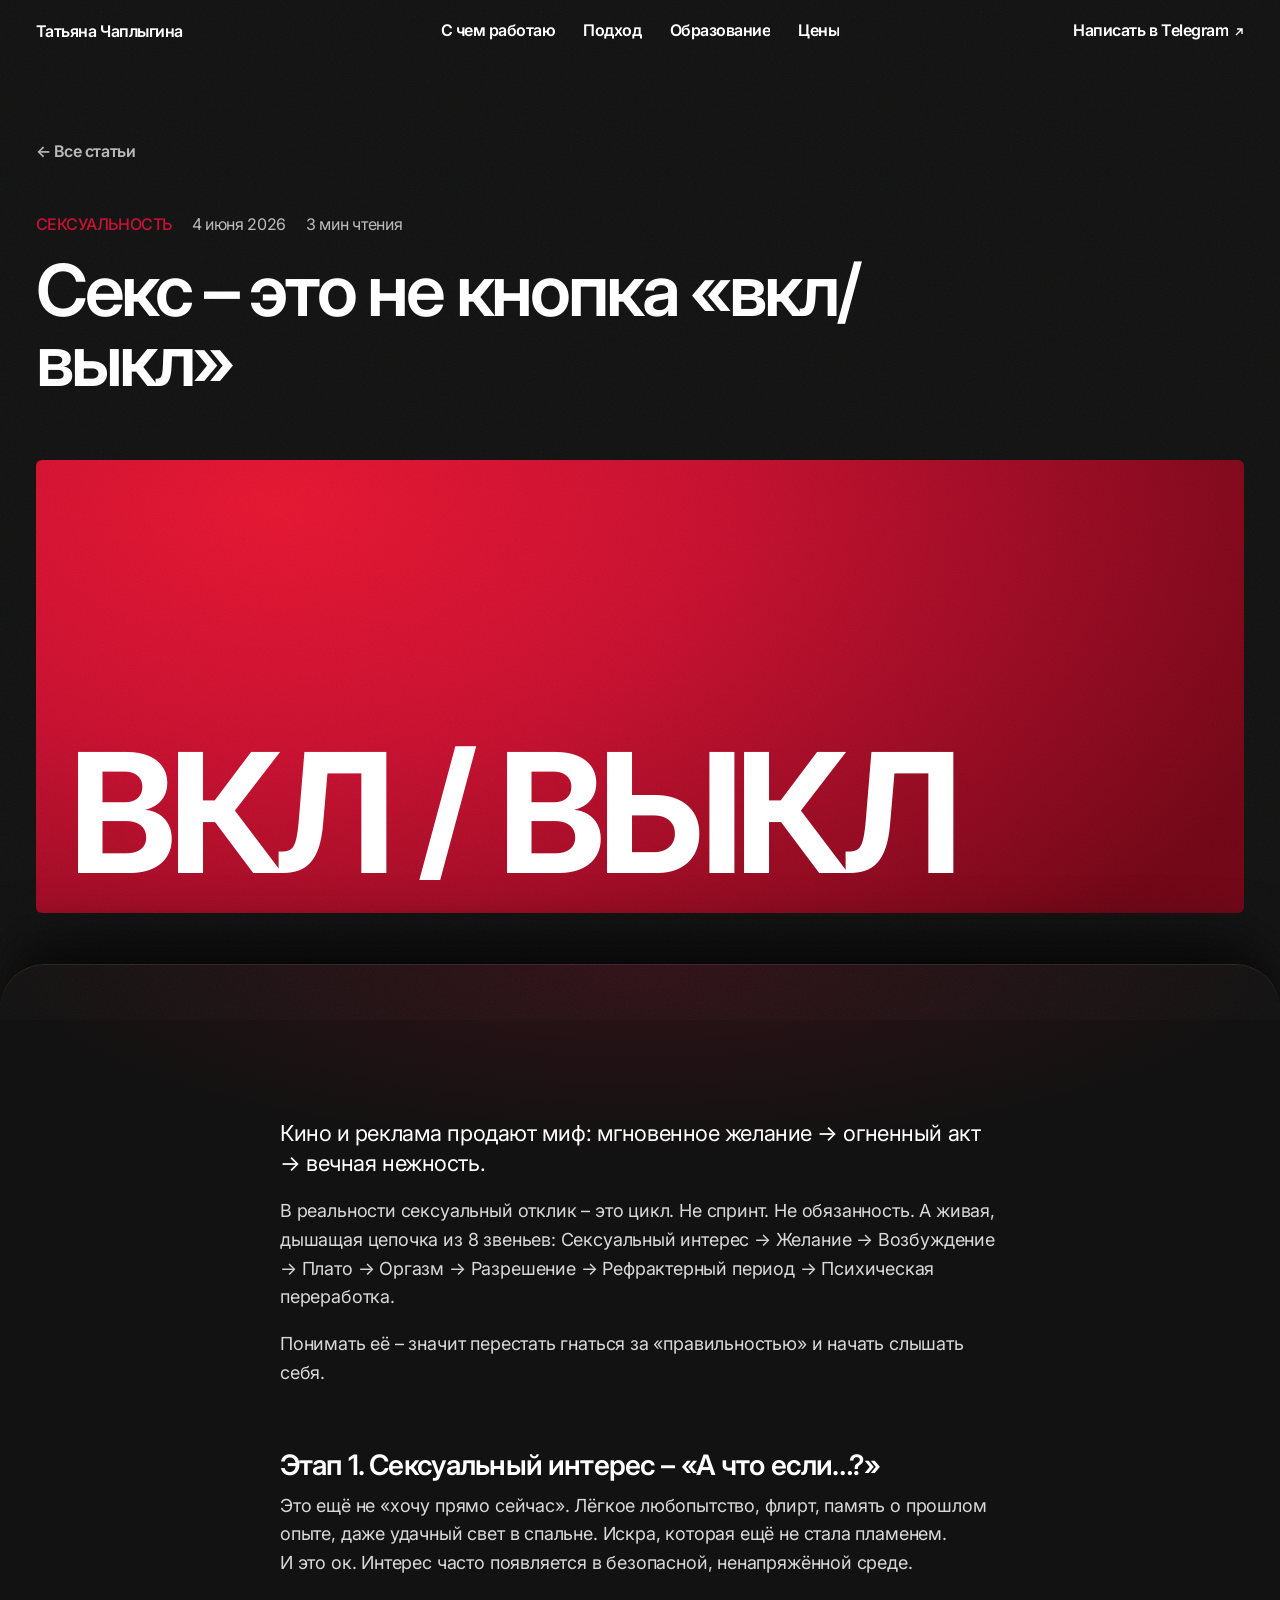
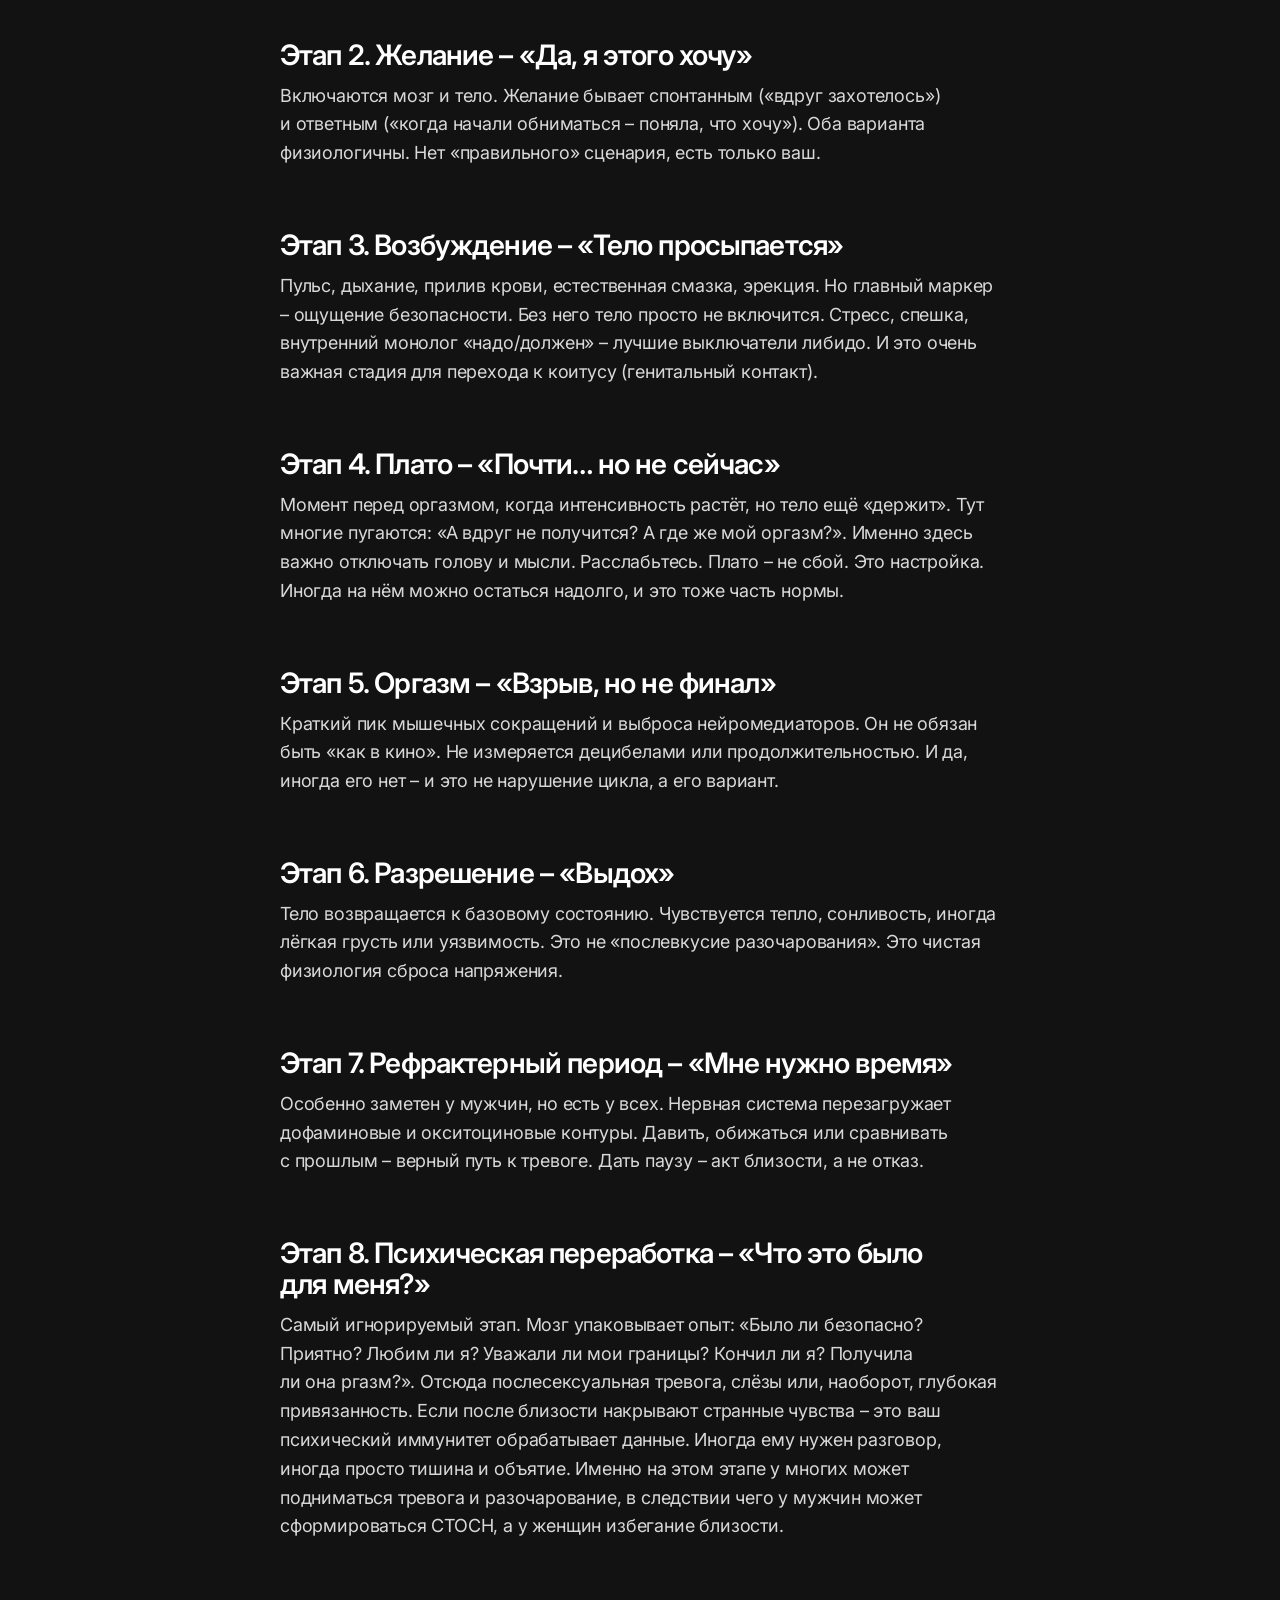
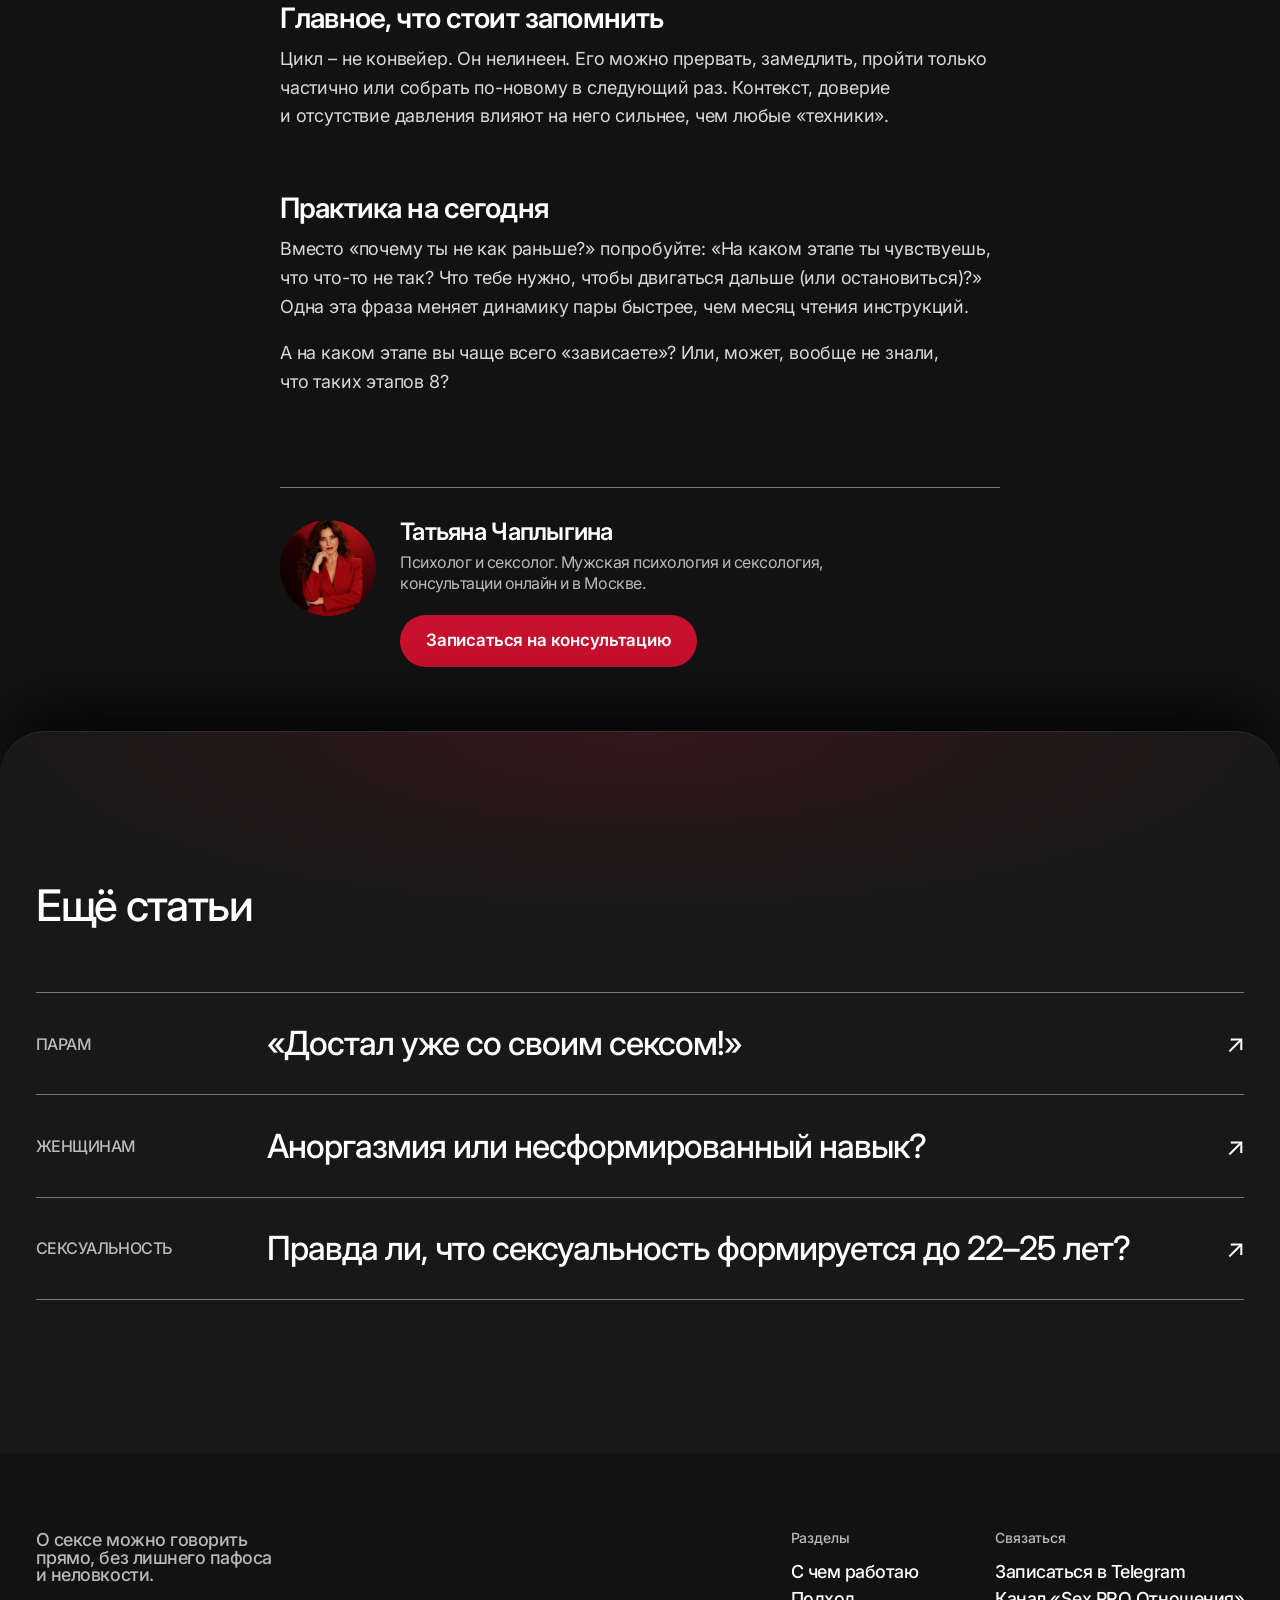
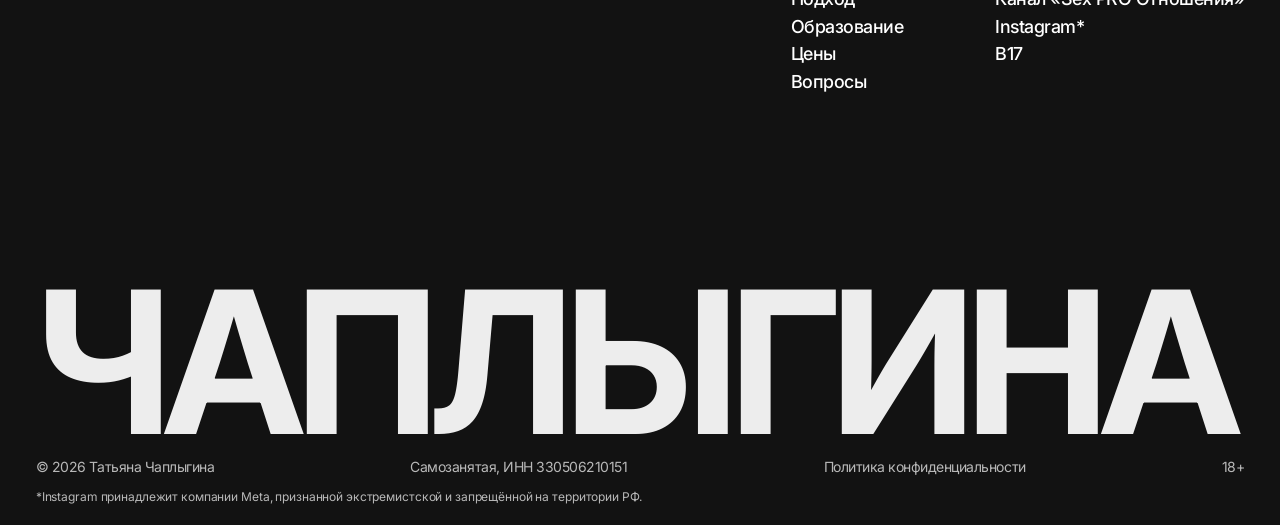
<file: stati/seks-ne-knopka/index.html>
<!doctype html>
<html lang="ru" class="intro">
<head>
<meta charset="utf-8">
<meta name="viewport" content="width=device-width, initial-scale=1">
<title>Секс – это не кнопка «вкл/выкл» – Татьяна Чаплыгина</title>
<meta name="description" content="Кино и реклама продают миф: мгновенное желание → огненный акт → вечная нежность. В реальности сексуальный отклик – это цикл. Не спринт. Не обязанность. А…">
<meta name="robots" content="noindex, nofollow"> <!-- черновик для показа: убрать перед запуском -->
<meta name="theme-color" content="#121212">
<meta property="og:type" content="article">
<meta property="og:locale" content="ru_RU">
<meta property="og:title" content="Секс – это не кнопка «вкл/выкл»">
<meta property="og:description" content="Кино и реклама продают миф: мгновенное желание → огненный акт → вечная нежность. В реальности сексуальный отклик – это цикл. Не спринт. Не обязанность. А…">
<meta name="twitter:card" content="summary">
<link rel="icon" href="../../favicon.svg" type="image/svg+xml">
<link rel="preconnect" href="https://fonts.googleapis.com">
<link rel="preconnect" href="https://fonts.gstatic.com" crossorigin>
<link rel="stylesheet" href="https://fonts.googleapis.com/css2?family=Inter:opsz,wght@14..32,400..700&display=swap">
<link rel="stylesheet" href="../../css/tokens.css?v=1002a">
<link rel="stylesheet" href="../../css/base.css?v=1002a">
<link rel="stylesheet" href="../../css/hero.css?v=1002a">
<link rel="stylesheet" href="../../css/sections.css?v=1002a">
<link rel="stylesheet" href="../../css/blocks.css?v=1002a">
<link rel="stylesheet" href="../../css/article.css?v=1002a">
</head>
<body>
<!-- файл собран скриптом tools/build_stati.py – правки текста вносить туда или в tools/stati-src/921081.json -->
<header class="header fade" style="--d:.6s">
  <a class="header__logo" href="../../">Татьяна Чаплыгина</a>
  <nav class="header__nav" aria-label="Разделы">
    <a href="../../#napravleniya" data-roll>С чем работаю</a>
    <a href="../../#podhod" data-roll>Подход</a>
    <a href="../../#obrazovanie" data-roll>Образование</a>
    <a href="../../#ceny" data-roll>Цены</a>
  </nav>
  <a class="header__cta" href="https://t.me/chaplygina_expert" target="_blank" rel="noopener"><span data-roll>Написать в Telegram</span><svg viewBox="0 0 10 10" aria-hidden="true"><path d="M2 8 8 2M3 2h5v5" stroke="currentColor" stroke-width="1.4" fill="none"/></svg></a>
  <button class="header__burger" aria-label="Открыть меню"><i></i><i></i><i></i><i></i></button>
</header>
<div class="read-progress" aria-hidden="true"></div>

<!-- мобильное меню -->
<div class="menu" id="menu" aria-hidden="true">
  <nav class="menu__nav" aria-label="Меню">
    <a href="../../#napravleniya">С чем работаю</a><a href="../../#podhod">Подход</a><a href="../../#obrazovanie">Образование</a><a href="../../#istorii">Отзывы</a><a href="../../#ceny">Цены</a><a href="../../#kursy">Курсы</a><a href="../../#voprosy">Вопросы</a>
  </nav>
  <p class="menu__social"><a href="https://t.me/TChaplygina_sexolog" target="_blank" rel="noopener">Канал в&nbsp;Telegram</a><a href="https://www.instagram.com/chaplygina_expert" target="_blank" rel="noopener">Instagram*</a><a href="https://www.b17.ru/chaplygina_sexolog/" target="_blank" rel="noopener">B17</a></p>
</div>

<main>
<header class="article-head">
  <a class="article-back fade" style="--d:.2s" href="../../#pochitat">← Все статьи</a>
  <p class="article-meta fade" style="--d:.3s"><span class="eyebrow">Сексуальность</span><span>4 июня 2026</span><span>3&nbsp;мин чтения</span></p>
  <h1 class="article-title"><span class="reveal-line"><span style="--d:.15s">Секс – это не кнопка «вкл/выкл»</span></span></h1>
  <div class="article-cover" aria-hidden="true"><span class="reveal-line"><span style="--d:.45s">Вкл / выкл</span></span></div>
</header>

<article class="section article" id="statya" aria-label="Текст статьи">
  <div class="article-body">
<p>Кино и реклама продают миф: мгновенное желание → огненный акт → вечная нежность.</p>
<p>В реальности сексуальный отклик – это цикл. Не спринт. Не обязанность. А живая, дышащая цепочка из 8 звеньев: Сексуальный интерес → Желание → Возбуждение → Плато → Оргазм → Разрешение → Рефрактерный период → Психическая переработка.</p>
<p>Понимать её – значит перестать гнаться за «правильностью» и начать слышать себя.</p>
<h2>Этап 1. Сексуальный интерес – «А что если…?»</h2>
<p>Это ещё не «хочу прямо сейчас». Лёгкое любопытство, флирт, память о прошлом опыте, даже удачный свет в спальне. Искра, которая ещё не стала пламенем. И это ок. Интерес часто появляется в безопасной, ненапряжённой среде.</p>
<h2>Этап 2. Желание – «Да, я этого хочу»</h2>
<p>Включаются мозг и тело. Желание бывает спонтанным («вдруг захотелось») и ответным («когда начали обниматься – поняла, что хочу»). Оба варианта физиологичны. Нет «правильного» сценария, есть только ваш.</p>
<h2>Этап 3. Возбуждение – «Тело просыпается»</h2>
<p>Пульс, дыхание, прилив крови, естественная смазка, эрекция. Но главный маркер – ощущение безопасности. Без него тело просто не включится. Стресс, спешка, внутренний монолог «надо/должен» – лучшие выключатели либидо. И это очень важная стадия для перехода к коитусу (генитальный контакт).</p>
<h2>Этап 4. Плато – «Почти… но не сейчас»</h2>
<p>Момент перед оргазмом, когда интенсивность растёт, но тело ещё «держит». Тут многие пугаются: «А вдруг не получится? А где же мой оргазм?». Именно здесь важно отключать голову и мысли. Расслабьтесь. Плато – не сбой. Это настройка. Иногда на нём можно остаться надолго, и это тоже часть нормы.</p>
<h2>Этап 5. Оргазм – «Взрыв, но не финал»</h2>
<p>Краткий пик мышечных сокращений и выброса нейромедиаторов. Он не обязан быть «как в кино». Не измеряется децибелами или продолжительностью. И да, иногда его нет – и это не нарушение цикла, а его вариант.</p>
<h2>Этап 6. Разрешение – «Выдох»</h2>
<p>Тело возвращается к базовому состоянию. Чувствуется тепло, сонливость, иногда лёгкая грусть или уязвимость. Это не «послевкусие разочарования». Это чистая физиология сброса напряжения.</p>
<h2>Этап 7. Рефрактерный период – «Мне нужно время»</h2>
<p>Особенно заметен у мужчин, но есть у всех. Нервная система перезагружает дофаминовые и окситоциновые контуры. Давить, обижаться или сравнивать с прошлым – верный путь к тревоге. Дать паузу – акт близости, а не отказ.</p>
<h2>Этап 8. Психическая переработка – «Что это было для меня?»</h2>
<p>Самый игнорируемый этап. Мозг упаковывает опыт: «Было ли безопасно? Приятно? Любим ли я? Уважали ли мои границы? Кончил ли я? Получила ли она ргазм?». Отсюда послесексуальная тревога, слёзы или, наоборот, глубокая привязанность. Если после близости накрывают странные чувства – это ваш психический иммунитет обрабатывает данные. Иногда ему нужен разговор, иногда просто тишина и объятие. Именно на этом этапе у многих может подниматься тревога и разочарование, в следствии чего у мужчин может сформироваться СТОСН, а у женщин избегание близости.</p>
<h2>Главное, что стоит запомнить</h2>
<p>Цикл – не конвейер. Он нелинеен. Его можно прервать, замедлить, пройти только частично или собрать по-новому в следующий раз. Контекст, доверие и отсутствие давления влияют на него сильнее, чем любые «техники».</p>
<h2>Практика на сегодня</h2>
<p>Вместо «почему ты не как раньше?» попробуйте: «На каком этапе ты чувствуешь, что что-то не так? Что тебе нужно, чтобы двигаться дальше (или остановиться)?» Одна эта фраза меняет динамику пары быстрее, чем месяц чтения инструкций.</p>

<p>А на каком этапе вы чаще всего «зависаете»? Или, может, вообще не знали, что таких этапов 8?</p>
  </div>

  <aside class="article-author" data-reveal>
    <span class="article-author__photo" aria-hidden="true"></span>
    <div>
      <p class="card-title">Татьяна Чаплыгина</p>
      <p class="muted">Психолог и&nbsp;сексолог. Мужская психология и&nbsp;сексология, консультации онлайн и&nbsp;в&nbsp;Москве.</p>
      <a class="btn btn--red" href="https://t.me/chaplygina_expert" target="_blank" rel="noopener">Записаться на&nbsp;консультацию</a>
    </div>
  </aside>
</article>

<section class="section read" id="eshche" aria-labelledby="eshche-title">
  <div class="section__head"><h2 id="eshche-title" class="section__title">Ещё статьи</h2></div>
  <ul class="reads">
    <li data-reveal><a class="read-row" href="../dostal-so-svoim-seksom/" data-cover="«Достал!»">
      <span class="read-row__thumb" aria-hidden="true">«Достал!»</span>
      <span class="eyebrow read-row__tag">Парам</span>
      <span class="read-row__title">«Достал уже со своим сексом!»</span>
      <span class="read-row__arrow" aria-hidden="true">↗</span>
    </a></li>
    <li data-reveal><a class="read-row" href="../anorgazmiya-ili-navyk/" data-cover="Навык">
      <span class="read-row__thumb" aria-hidden="true">Навык</span>
      <span class="eyebrow read-row__tag">Женщинам</span>
      <span class="read-row__title">Аноргазмия или несформированный навык?</span>
      <span class="read-row__arrow" aria-hidden="true">↗</span>
    </a></li>
    <li data-reveal><a class="read-row" href="../seksualnost-do-25-let/" data-cover="22–25">
      <span class="read-row__thumb" aria-hidden="true">22–25</span>
      <span class="eyebrow read-row__tag">Сексуальность</span>
      <span class="read-row__title">Правда ли, что сексуальность формируется до 22–25 лет?</span>
      <span class="read-row__arrow" aria-hidden="true">↗</span>
    </a></li>
  </ul>
</section>
</main>

<footer class="footer" id="kontakty">
  <div class="footer__top">
    <p class="footer__tagline">О&nbsp;сексе можно говорить прямо, без&nbsp;лишнего пафоса и&nbsp;неловкости.</p>
    <nav class="footer__col" aria-label="Разделы сайта">
      <p class="eyebrow">Разделы</p>
      <a href="../../#napravleniya">С чем работаю</a><a href="../../#podhod">Подход</a><a href="../../#obrazovanie">Образование</a><a href="../../#ceny">Цены</a><a href="../../#voprosy">Вопросы</a>
    </nav>
    <div class="footer__col">
      <p class="eyebrow">Связаться</p>
      <a href="https://t.me/chaplygina_expert" target="_blank" rel="noopener">Записаться в&nbsp;Telegram</a>
      <a href="https://t.me/TChaplygina_sexolog" target="_blank" rel="noopener">Канал «Sex PRO Отношения»</a>
      <a href="https://www.instagram.com/chaplygina_expert" target="_blank" rel="noopener">Instagram*</a>
      <a href="https://www.b17.ru/chaplygina_sexolog/" target="_blank" rel="noopener">B17</a>
    </div>
  </div>
  <p class="wordmark footer__wordmark" data-fit aria-hidden="true"><span class="wordmark__line"><span>Чаплыгина</span></span></p>
  <div class="footer__bottom">
    <span>© 2026 Татьяна Чаплыгина</span>
    <span>Самозанятая, ИНН 330506210151</span>
    <a href="../../">Политика конфиденциальности</a>
    <span>18+</span>
  </div>
  <p class="footer__legal">*Instagram принадлежит компании Meta, признанной экстремистской и&nbsp;запрещённой на&nbsp;территории РФ.</p>
</footer>

<a class="btn mobile-cta" href="https://t.me/chaplygina_expert" target="_blank" rel="noopener">Написать в Telegram</a>

<script src="../../js/vendor/lenis.min.js?v=1002a"></script>
<script src="../../js/hero.js?v=1002a"></script>
<script src="../../js/main.js?v=1002a"></script>
<script src="../../js/blocks.js?v=1002a"></script>
<script src="../../js/article.js?v=1002a"></script>
</body>
</html>
</file>
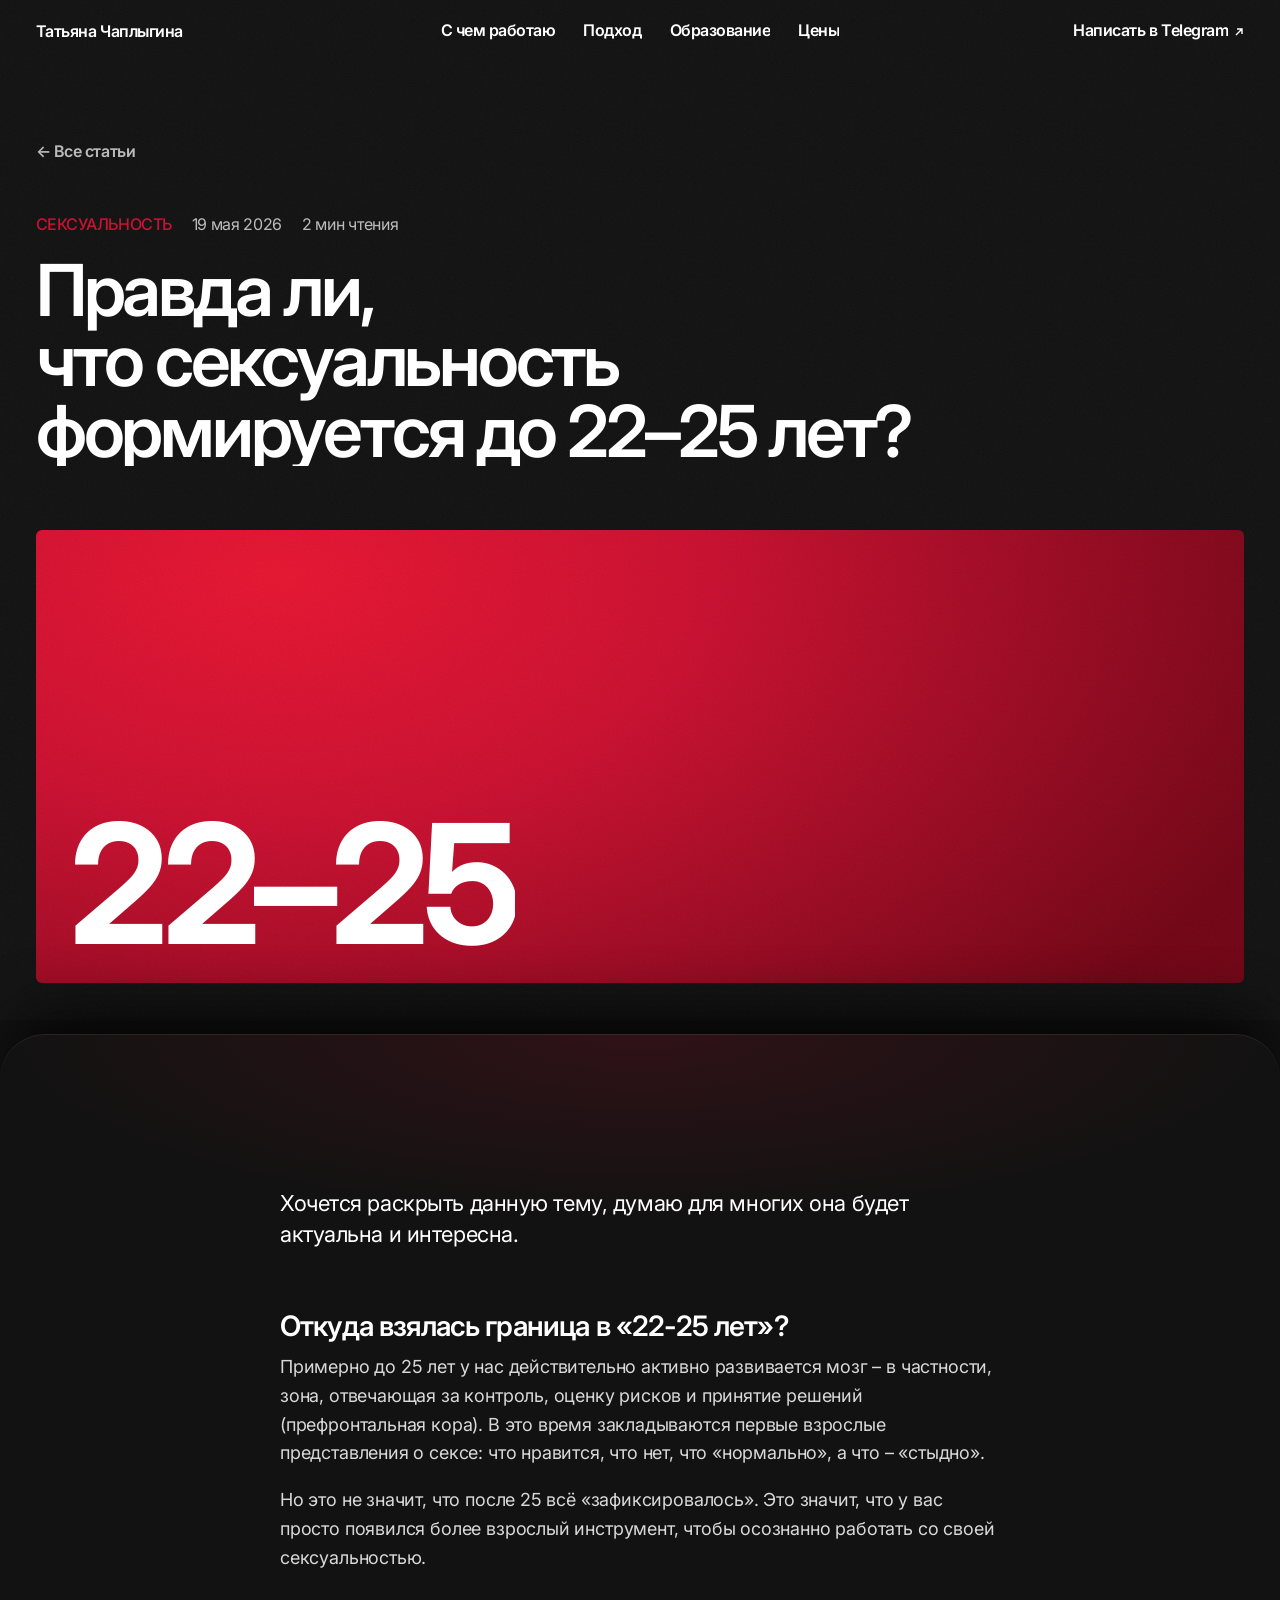
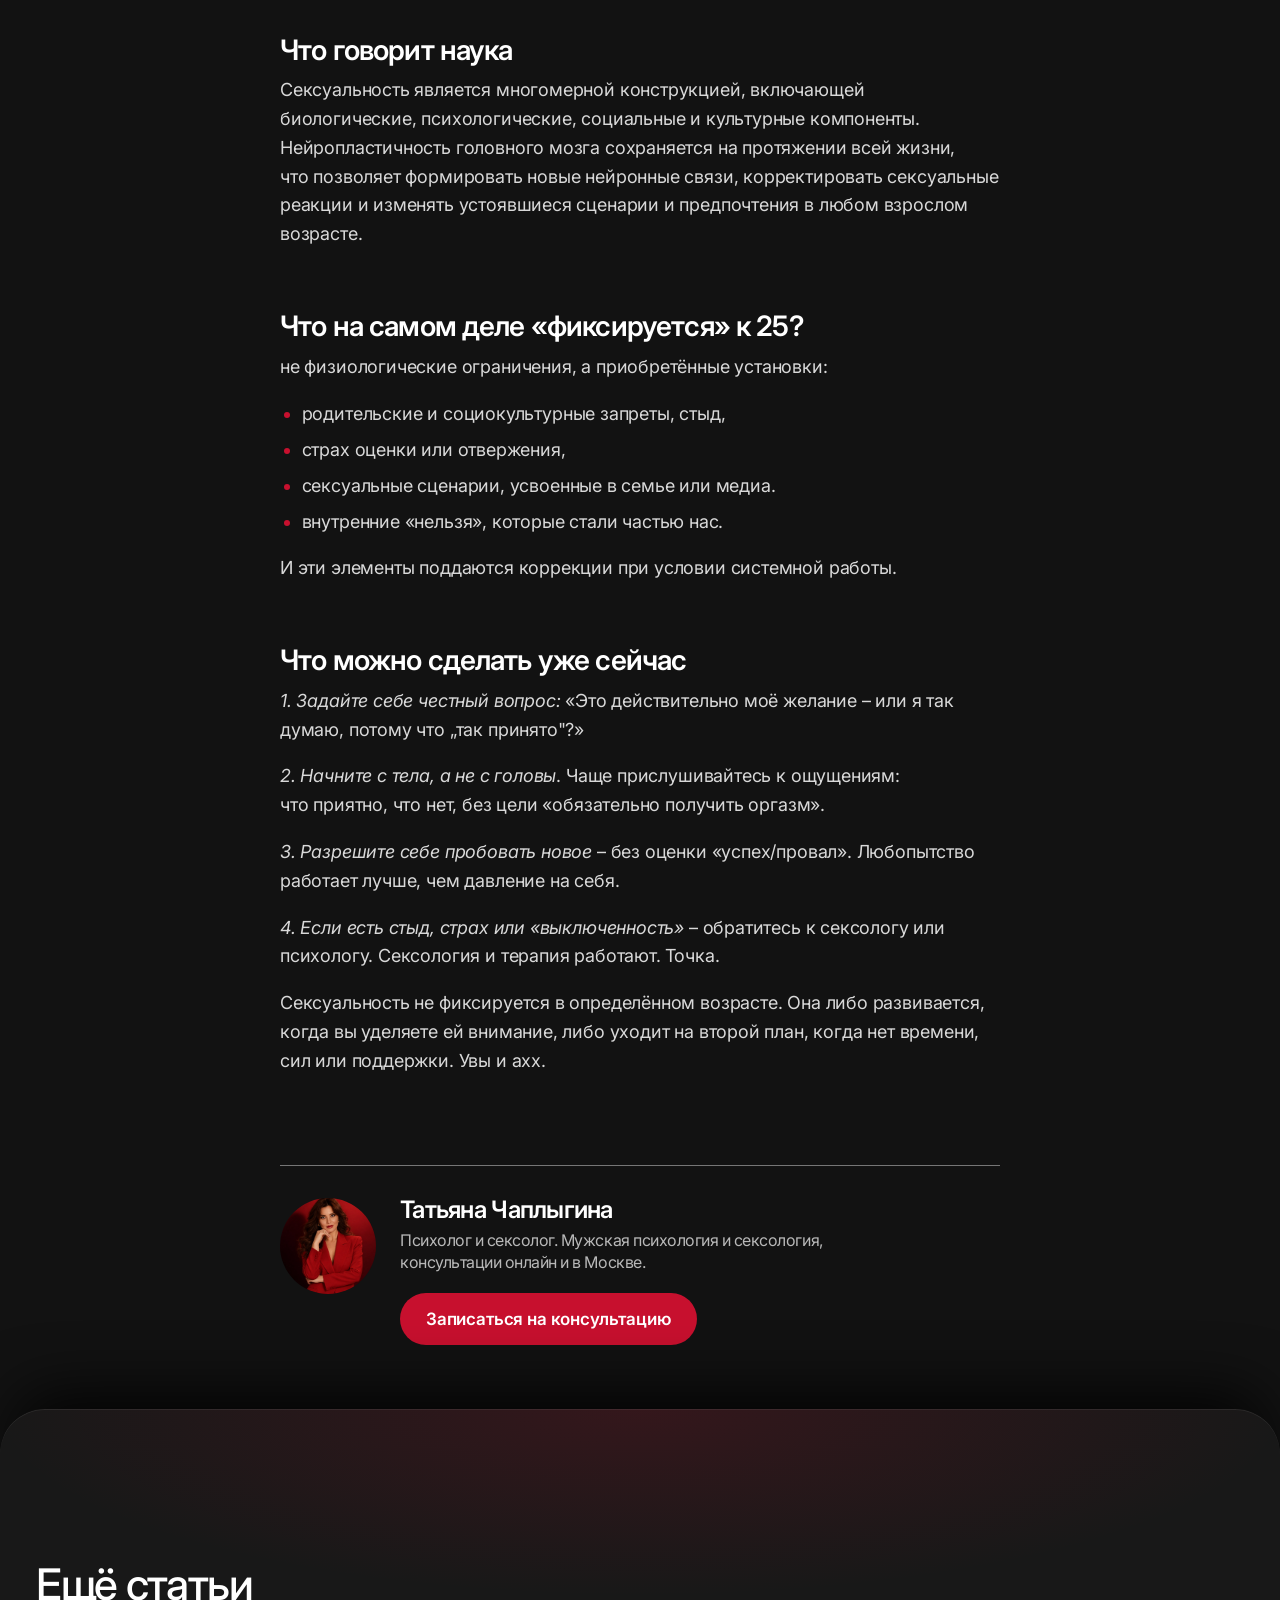
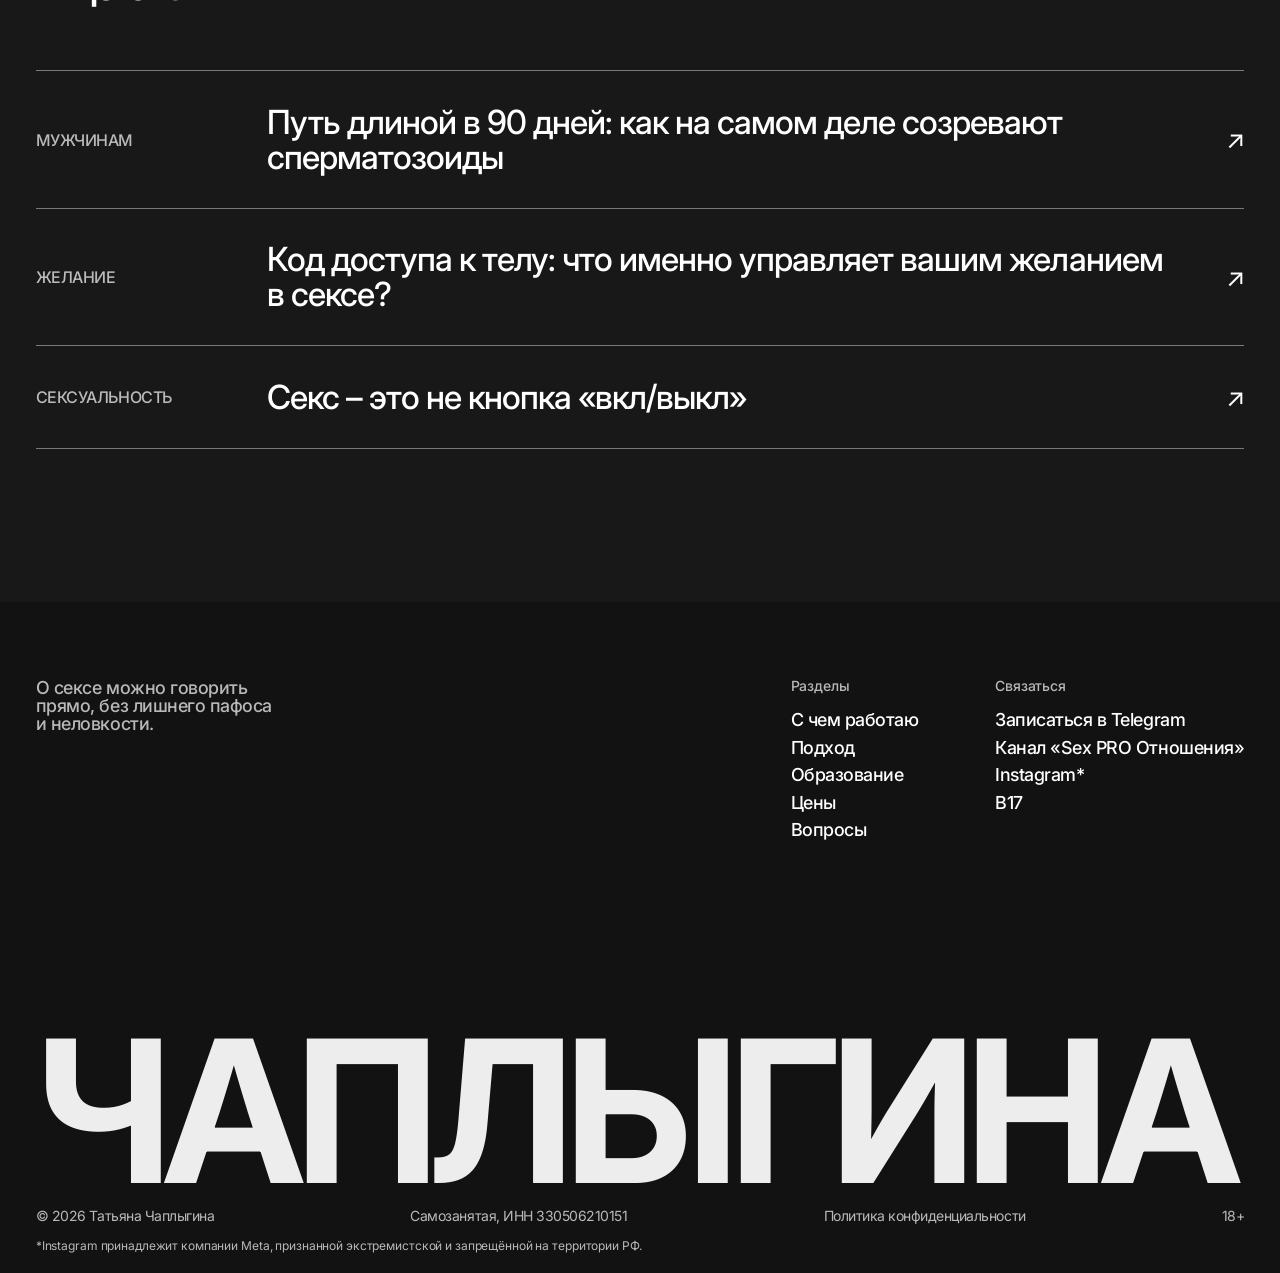
<file: stati/seksualnost-do-25-let/index.html>
<!doctype html>
<html lang="ru" class="intro">
<head>
<meta charset="utf-8">
<meta name="viewport" content="width=device-width, initial-scale=1">
<title>Правда ли, что сексуальность формируется до 22–25 лет? – Татьяна Чаплыгина</title>
<meta name="description" content="Хочется раскрыть данную тему, думаю для многих она будет актуальна и интересна. Откуда взялась граница в «22-25 лет»? Примерно до 25 лет у нас…">
<meta name="robots" content="noindex, nofollow"> <!-- черновик для показа: убрать перед запуском -->
<meta name="theme-color" content="#121212">
<meta property="og:type" content="article">
<meta property="og:locale" content="ru_RU">
<meta property="og:title" content="Правда ли, что сексуальность формируется до 22–25 лет?">
<meta property="og:description" content="Хочется раскрыть данную тему, думаю для многих она будет актуальна и интересна. Откуда взялась граница в «22-25 лет»? Примерно до 25 лет у нас…">
<meta name="twitter:card" content="summary">
<link rel="icon" href="../../favicon.svg" type="image/svg+xml">
<link rel="preconnect" href="https://fonts.googleapis.com">
<link rel="preconnect" href="https://fonts.gstatic.com" crossorigin>
<link rel="stylesheet" href="https://fonts.googleapis.com/css2?family=Inter:opsz,wght@14..32,400..700&display=swap">
<link rel="stylesheet" href="../../css/tokens.css?v=1002a">
<link rel="stylesheet" href="../../css/base.css?v=1002a">
<link rel="stylesheet" href="../../css/hero.css?v=1002a">
<link rel="stylesheet" href="../../css/sections.css?v=1002a">
<link rel="stylesheet" href="../../css/blocks.css?v=1002a">
<link rel="stylesheet" href="../../css/article.css?v=1002a">
</head>
<body>
<!-- файл собран скриптом tools/build_stati.py – правки текста вносить туда или в tools/stati-src/908991.json -->
<header class="header fade" style="--d:.6s">
  <a class="header__logo" href="../../">Татьяна Чаплыгина</a>
  <nav class="header__nav" aria-label="Разделы">
    <a href="../../#napravleniya" data-roll>С чем работаю</a>
    <a href="../../#podhod" data-roll>Подход</a>
    <a href="../../#obrazovanie" data-roll>Образование</a>
    <a href="../../#ceny" data-roll>Цены</a>
  </nav>
  <a class="header__cta" href="https://t.me/chaplygina_expert" target="_blank" rel="noopener"><span data-roll>Написать в Telegram</span><svg viewBox="0 0 10 10" aria-hidden="true"><path d="M2 8 8 2M3 2h5v5" stroke="currentColor" stroke-width="1.4" fill="none"/></svg></a>
  <button class="header__burger" aria-label="Открыть меню"><i></i><i></i><i></i><i></i></button>
</header>
<div class="read-progress" aria-hidden="true"></div>

<!-- мобильное меню -->
<div class="menu" id="menu" aria-hidden="true">
  <nav class="menu__nav" aria-label="Меню">
    <a href="../../#napravleniya">С чем работаю</a><a href="../../#podhod">Подход</a><a href="../../#obrazovanie">Образование</a><a href="../../#istorii">Отзывы</a><a href="../../#ceny">Цены</a><a href="../../#kursy">Курсы</a><a href="../../#voprosy">Вопросы</a>
  </nav>
  <p class="menu__social"><a href="https://t.me/TChaplygina_sexolog" target="_blank" rel="noopener">Канал в&nbsp;Telegram</a><a href="https://www.instagram.com/chaplygina_expert" target="_blank" rel="noopener">Instagram*</a><a href="https://www.b17.ru/chaplygina_sexolog/" target="_blank" rel="noopener">B17</a></p>
</div>

<main>
<header class="article-head">
  <a class="article-back fade" style="--d:.2s" href="../../#pochitat">← Все статьи</a>
  <p class="article-meta fade" style="--d:.3s"><span class="eyebrow">Сексуальность</span><span>19 мая 2026</span><span>2&nbsp;мин чтения</span></p>
  <h1 class="article-title"><span class="reveal-line"><span style="--d:.15s">Правда ли, что сексуальность формируется до 22–25 лет?</span></span></h1>
  <div class="article-cover" aria-hidden="true"><span class="reveal-line"><span style="--d:.45s">22–25</span></span></div>
</header>

<article class="section article" id="statya" aria-label="Текст статьи">
  <div class="article-body">
<p>Хочется раскрыть данную тему, думаю для многих она будет актуальна и интересна.</p>
<h2>Откуда взялась граница в «22-25 лет»?</h2>
<p>Примерно до 25 лет у нас действительно активно развивается мозг – в частности, зона, отвечающая за контроль, оценку рисков и принятие решений (префронтальная кора). В это время закладываются первые взрослые представления о сексе: что нравится, что нет, что «нормально», а что – «стыдно».</p>
<p>Но это не значит, что после 25 всё «зафиксировалось». Это значит, что у вас просто появился более взрослый инструмент, чтобы осознанно работать со своей сексуальностью.</p>
<h2>Что говорит наука</h2>
<p>Сексуальность является многомерной конструкцией, включающей биологические, психологические, социальные и культурные компоненты. Нейропластичность головного мозга сохраняется на протяжении всей жизни, что позволяет формировать новые нейронные связи, корректировать сексуальные реакции и изменять устоявшиеся сценарии и предпочтения в любом взрослом возрасте.</p>
<h2>Что на самом деле «фиксируется» к 25?</h2>
<p>не физиологические ограничения, а приобретённые установки:</p>
<ul><li>родительские и социокультурные запреты, стыд,</li>
<li>страх оценки или отвержения,</li>
<li>сексуальные сценарии, усвоенные в семье или медиа.</li>
<li>внутренние «нельзя», которые стали частью нас.</li>
</ul>
<p>И эти элементы поддаются коррекции при условии системной работы.</p>
<h2>Что можно сделать уже сейчас</h2>
<p><i>1. Задайте себе честный вопрос:</i> «Это действительно моё желание – или я так думаю, потому что „так принято"?»</p>
<p><i>2. Начните с тела, а не с головы</i>. Чаще прислушивайтесь к ощущениям: что приятно, что нет, без цели «обязательно получить оргазм».</p>
<p><i>3. Разрешите себе пробовать новое</i> – без оценки «успех/провал». Любопытство работает лучше, чем давление на себя.</p>
<p><i>4.</i> <i>Если есть стыд, страх или «выключенность»</i> – обратитесь к сексологу или психологу. Сексология и терапия работают. Точка.</p>
<p>Сексуальность не фиксируется в определённом возрасте. Она либо развивается, когда вы уделяете ей внимание, либо уходит на второй план, когда нет времени, сил или поддержки. Увы и ахх.</p>
  </div>

  <aside class="article-author" data-reveal>
    <span class="article-author__photo" aria-hidden="true"></span>
    <div>
      <p class="card-title">Татьяна Чаплыгина</p>
      <p class="muted">Психолог и&nbsp;сексолог. Мужская психология и&nbsp;сексология, консультации онлайн и&nbsp;в&nbsp;Москве.</p>
      <a class="btn btn--red" href="https://t.me/chaplygina_expert" target="_blank" rel="noopener">Записаться на&nbsp;консультацию</a>
    </div>
  </aside>
</article>

<section class="section read" id="eshche" aria-labelledby="eshche-title">
  <div class="section__head"><h2 id="eshche-title" class="section__title">Ещё статьи</h2></div>
  <ul class="reads">
    <li data-reveal><a class="read-row" href="../sozrevanie-spermatozoidov/" data-cover="90 дней">
      <span class="read-row__thumb" aria-hidden="true">90 дней</span>
      <span class="eyebrow read-row__tag">Мужчинам</span>
      <span class="read-row__title">Путь длиной в 90 дней: как на самом деле созревают сперматозоиды</span>
      <span class="read-row__arrow" aria-hidden="true">↗</span>
    </a></li>
    <li data-reveal><a class="read-row" href="../kod-dostupa-k-telu/" data-cover="Желание">
      <span class="read-row__thumb" aria-hidden="true">Желание</span>
      <span class="eyebrow read-row__tag">Желание</span>
      <span class="read-row__title">Код доступа к телу: что именно управляет вашим желанием в сексе?</span>
      <span class="read-row__arrow" aria-hidden="true">↗</span>
    </a></li>
    <li data-reveal><a class="read-row" href="../seks-ne-knopka/" data-cover="Вкл / выкл">
      <span class="read-row__thumb" aria-hidden="true">Вкл / выкл</span>
      <span class="eyebrow read-row__tag">Сексуальность</span>
      <span class="read-row__title">Секс – это не кнопка «вкл/выкл»</span>
      <span class="read-row__arrow" aria-hidden="true">↗</span>
    </a></li>
  </ul>
</section>
</main>

<footer class="footer" id="kontakty">
  <div class="footer__top">
    <p class="footer__tagline">О&nbsp;сексе можно говорить прямо, без&nbsp;лишнего пафоса и&nbsp;неловкости.</p>
    <nav class="footer__col" aria-label="Разделы сайта">
      <p class="eyebrow">Разделы</p>
      <a href="../../#napravleniya">С чем работаю</a><a href="../../#podhod">Подход</a><a href="../../#obrazovanie">Образование</a><a href="../../#ceny">Цены</a><a href="../../#voprosy">Вопросы</a>
    </nav>
    <div class="footer__col">
      <p class="eyebrow">Связаться</p>
      <a href="https://t.me/chaplygina_expert" target="_blank" rel="noopener">Записаться в&nbsp;Telegram</a>
      <a href="https://t.me/TChaplygina_sexolog" target="_blank" rel="noopener">Канал «Sex PRO Отношения»</a>
      <a href="https://www.instagram.com/chaplygina_expert" target="_blank" rel="noopener">Instagram*</a>
      <a href="https://www.b17.ru/chaplygina_sexolog/" target="_blank" rel="noopener">B17</a>
    </div>
  </div>
  <p class="wordmark footer__wordmark" data-fit aria-hidden="true"><span class="wordmark__line"><span>Чаплыгина</span></span></p>
  <div class="footer__bottom">
    <span>© 2026 Татьяна Чаплыгина</span>
    <span>Самозанятая, ИНН 330506210151</span>
    <a href="../../">Политика конфиденциальности</a>
    <span>18+</span>
  </div>
  <p class="footer__legal">*Instagram принадлежит компании Meta, признанной экстремистской и&nbsp;запрещённой на&nbsp;территории РФ.</p>
</footer>

<a class="btn mobile-cta" href="https://t.me/chaplygina_expert" target="_blank" rel="noopener">Написать в Telegram</a>

<script src="../../js/vendor/lenis.min.js?v=1002a"></script>
<script src="../../js/hero.js?v=1002a"></script>
<script src="../../js/main.js?v=1002a"></script>
<script src="../../js/blocks.js?v=1002a"></script>
<script src="../../js/article.js?v=1002a"></script>
</body>
</html>
</file>
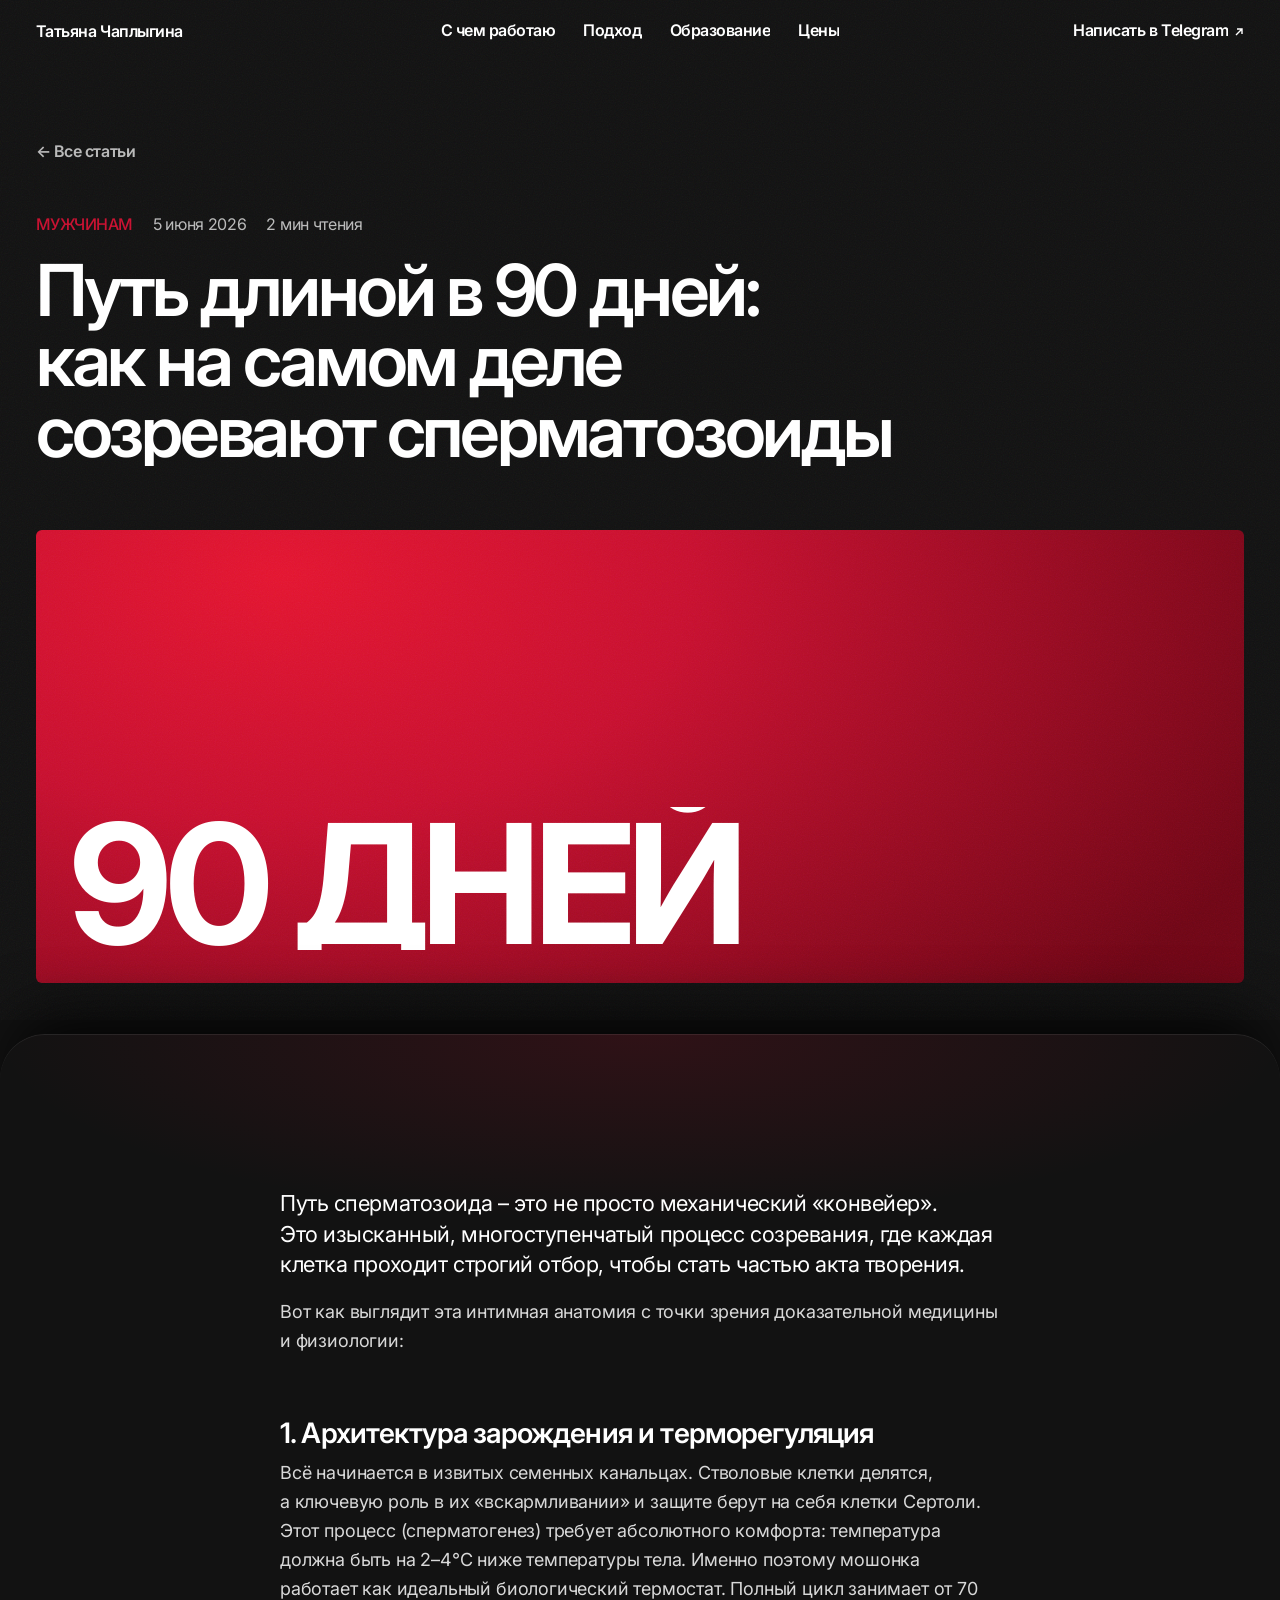
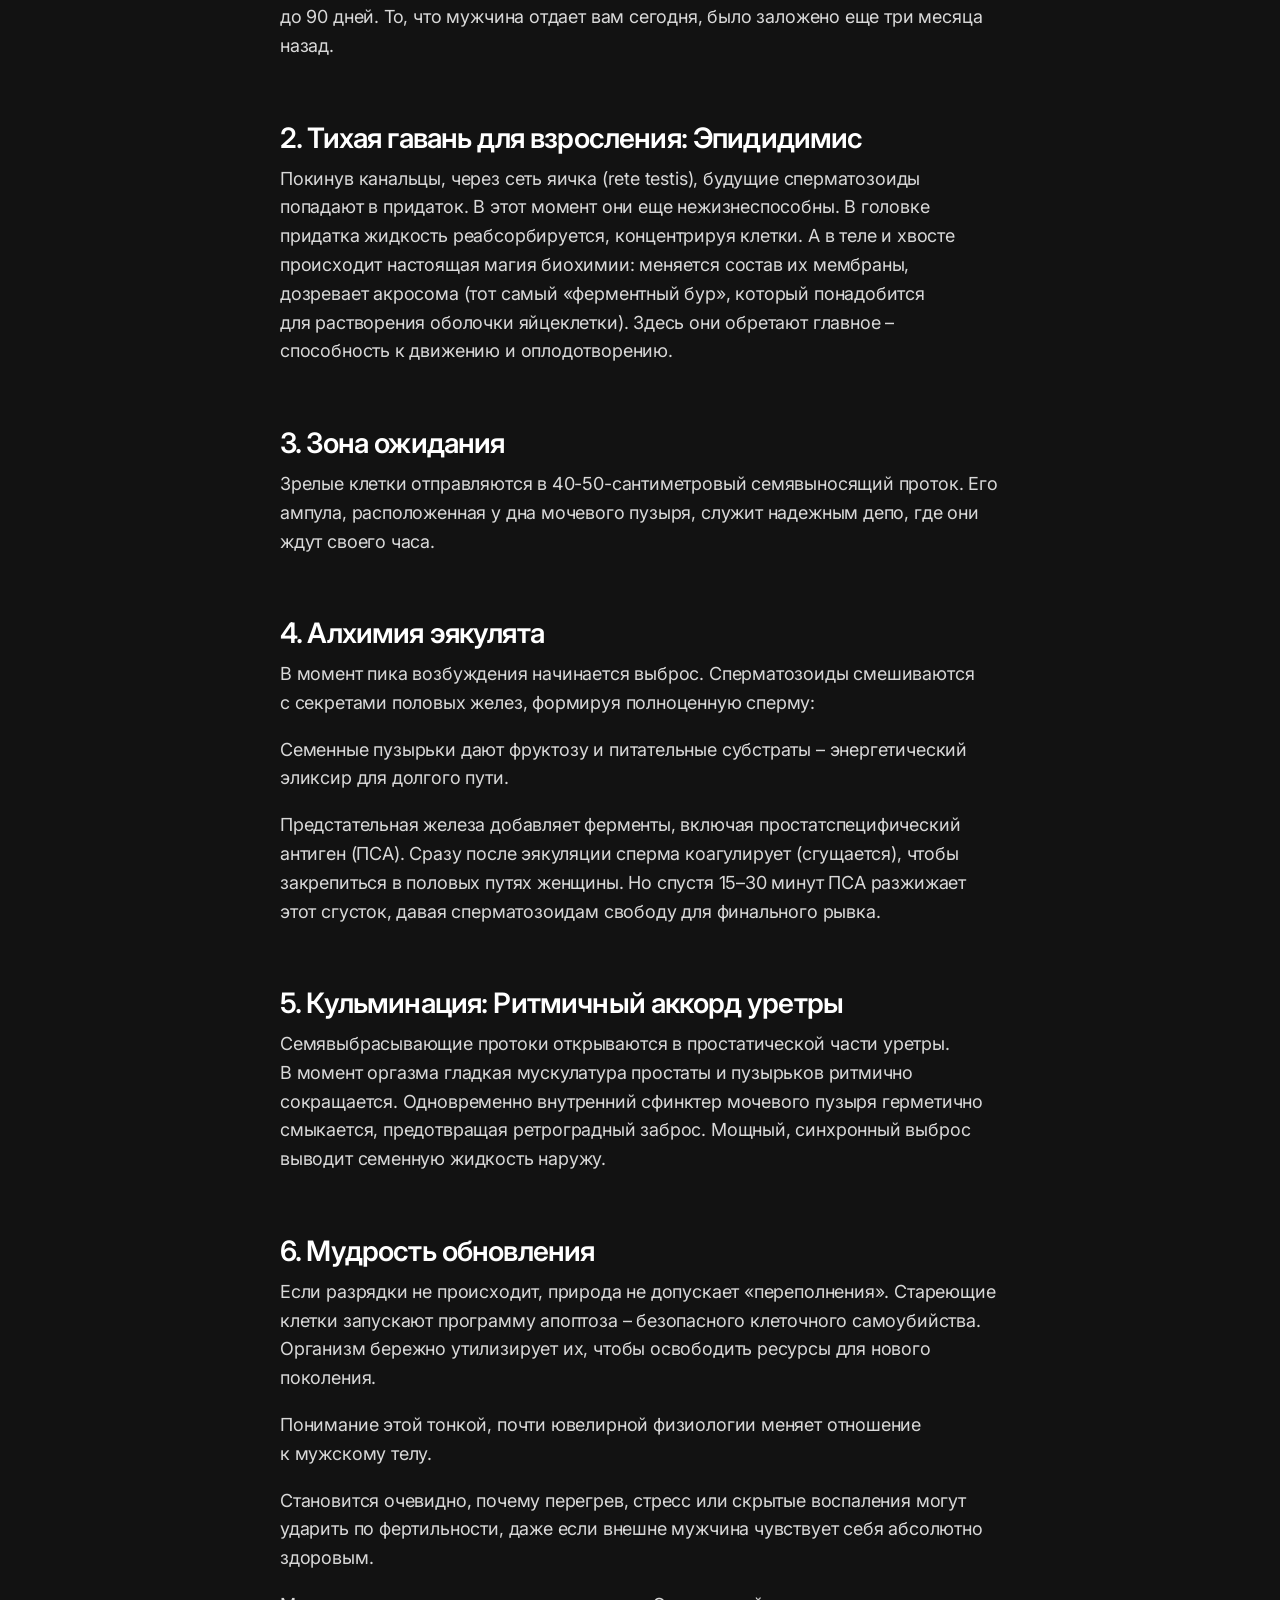
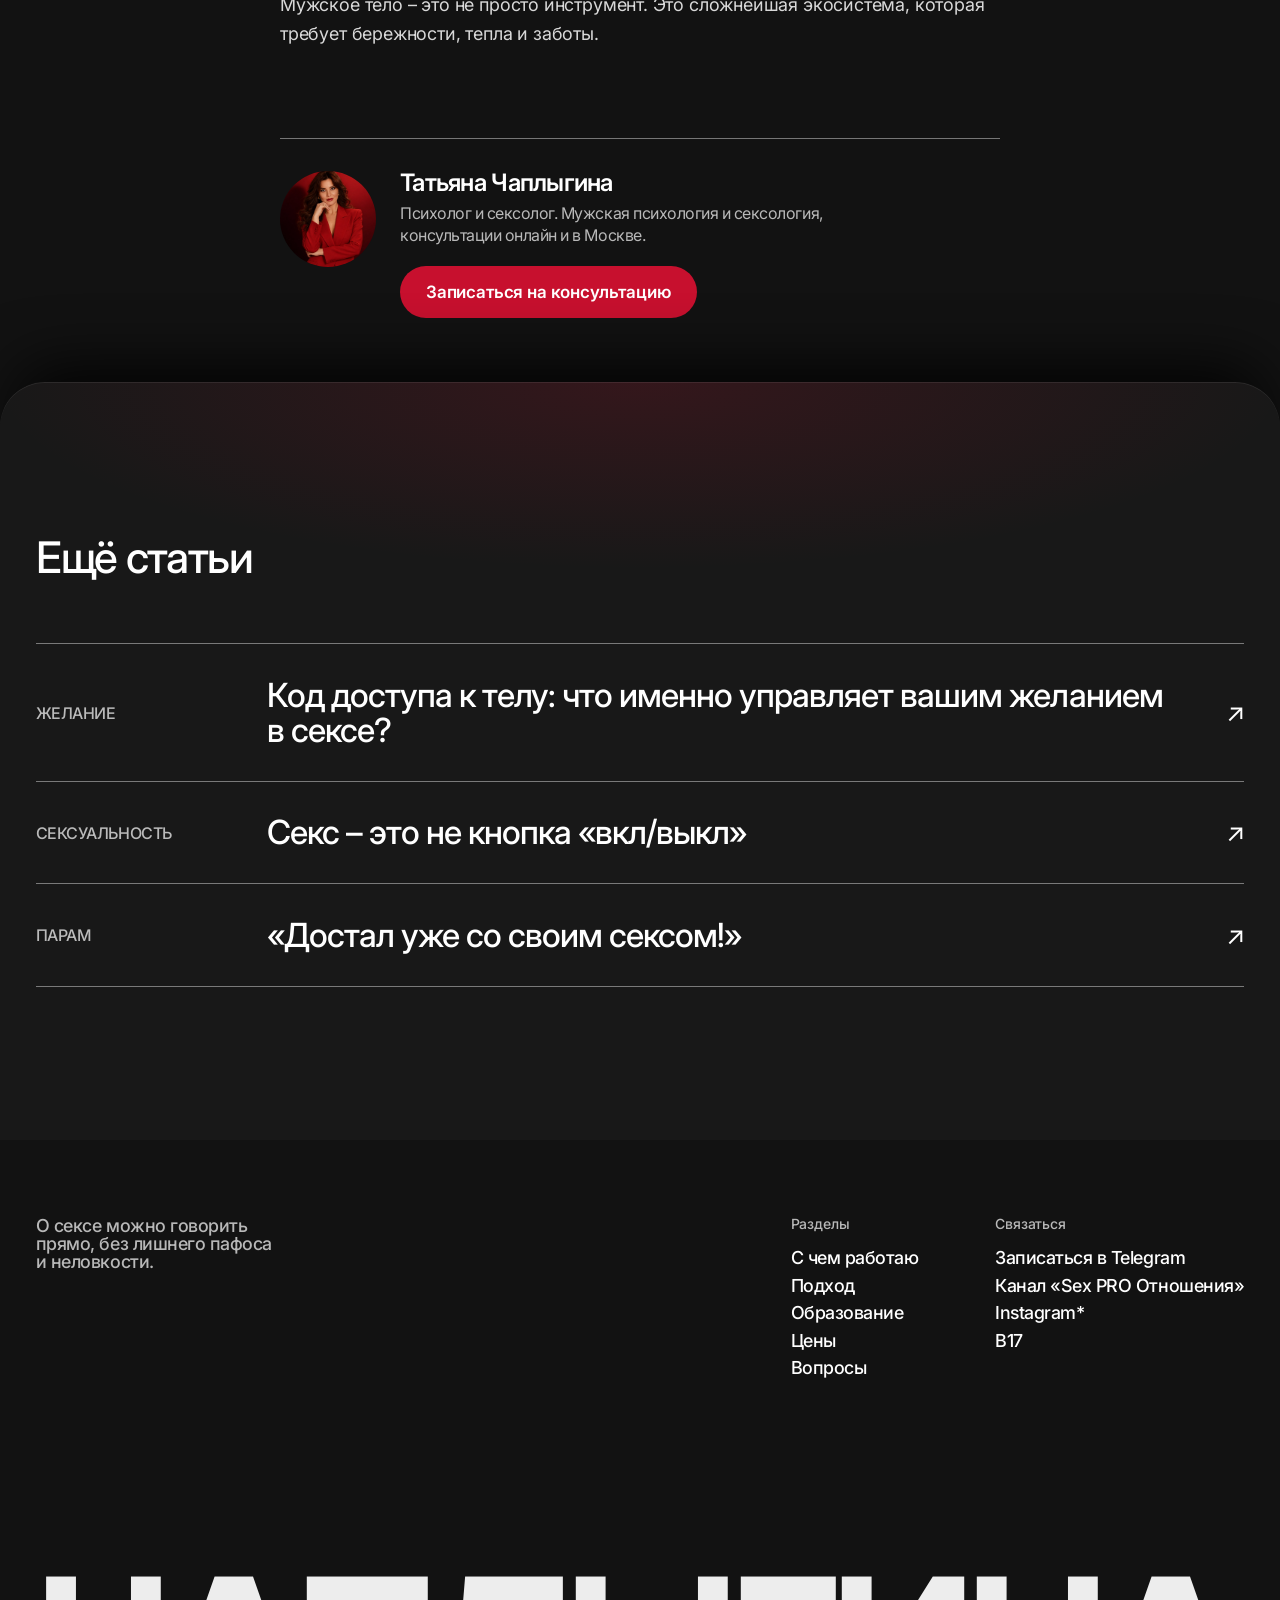
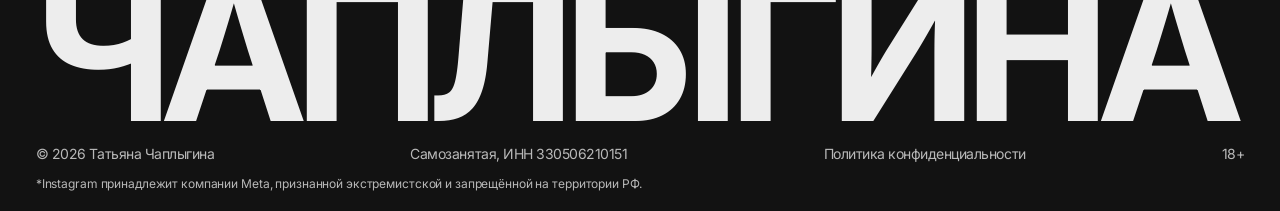
<file: stati/sozrevanie-spermatozoidov/index.html>
<!doctype html>
<html lang="ru" class="intro">
<head>
<meta charset="utf-8">
<meta name="viewport" content="width=device-width, initial-scale=1">
<title>Путь длиной в 90 дней: как на самом деле созревают сперматозоиды – Татьяна Чаплыгина</title>
<meta name="description" content="Путь сперматозоида – это не просто механический «конвейер». Это изысканный, многоступенчатый процесс созревания, где каждая клетка проходит строгий отбор,…">
<meta name="robots" content="noindex, nofollow"> <!-- черновик для показа: убрать перед запуском -->
<meta name="theme-color" content="#121212">
<meta property="og:type" content="article">
<meta property="og:locale" content="ru_RU">
<meta property="og:title" content="Путь длиной в 90 дней: как на самом деле созревают сперматозоиды">
<meta property="og:description" content="Путь сперматозоида – это не просто механический «конвейер». Это изысканный, многоступенчатый процесс созревания, где каждая клетка проходит строгий отбор,…">
<meta name="twitter:card" content="summary">
<link rel="icon" href="../../favicon.svg" type="image/svg+xml">
<link rel="preconnect" href="https://fonts.googleapis.com">
<link rel="preconnect" href="https://fonts.gstatic.com" crossorigin>
<link rel="stylesheet" href="https://fonts.googleapis.com/css2?family=Inter:opsz,wght@14..32,400..700&display=swap">
<link rel="stylesheet" href="../../css/tokens.css?v=1002a">
<link rel="stylesheet" href="../../css/base.css?v=1002a">
<link rel="stylesheet" href="../../css/hero.css?v=1002a">
<link rel="stylesheet" href="../../css/sections.css?v=1002a">
<link rel="stylesheet" href="../../css/blocks.css?v=1002a">
<link rel="stylesheet" href="../../css/article.css?v=1002a">
</head>
<body>
<!-- файл собран скриптом tools/build_stati.py – правки текста вносить туда или в tools/stati-src/922004.json -->
<header class="header fade" style="--d:.6s">
  <a class="header__logo" href="../../">Татьяна Чаплыгина</a>
  <nav class="header__nav" aria-label="Разделы">
    <a href="../../#napravleniya" data-roll>С чем работаю</a>
    <a href="../../#podhod" data-roll>Подход</a>
    <a href="../../#obrazovanie" data-roll>Образование</a>
    <a href="../../#ceny" data-roll>Цены</a>
  </nav>
  <a class="header__cta" href="https://t.me/chaplygina_expert" target="_blank" rel="noopener"><span data-roll>Написать в Telegram</span><svg viewBox="0 0 10 10" aria-hidden="true"><path d="M2 8 8 2M3 2h5v5" stroke="currentColor" stroke-width="1.4" fill="none"/></svg></a>
  <button class="header__burger" aria-label="Открыть меню"><i></i><i></i><i></i><i></i></button>
</header>
<div class="read-progress" aria-hidden="true"></div>

<!-- мобильное меню -->
<div class="menu" id="menu" aria-hidden="true">
  <nav class="menu__nav" aria-label="Меню">
    <a href="../../#napravleniya">С чем работаю</a><a href="../../#podhod">Подход</a><a href="../../#obrazovanie">Образование</a><a href="../../#istorii">Отзывы</a><a href="../../#ceny">Цены</a><a href="../../#kursy">Курсы</a><a href="../../#voprosy">Вопросы</a>
  </nav>
  <p class="menu__social"><a href="https://t.me/TChaplygina_sexolog" target="_blank" rel="noopener">Канал в&nbsp;Telegram</a><a href="https://www.instagram.com/chaplygina_expert" target="_blank" rel="noopener">Instagram*</a><a href="https://www.b17.ru/chaplygina_sexolog/" target="_blank" rel="noopener">B17</a></p>
</div>

<main>
<header class="article-head">
  <a class="article-back fade" style="--d:.2s" href="../../#pochitat">← Все статьи</a>
  <p class="article-meta fade" style="--d:.3s"><span class="eyebrow">Мужчинам</span><span>5 июня 2026</span><span>2&nbsp;мин чтения</span></p>
  <h1 class="article-title"><span class="reveal-line"><span style="--d:.15s">Путь длиной в 90 дней: как на самом деле созревают сперматозоиды</span></span></h1>
  <div class="article-cover" aria-hidden="true"><span class="reveal-line"><span style="--d:.45s">90 дней</span></span></div>
</header>

<article class="section article" id="statya" aria-label="Текст статьи">
  <div class="article-body">
<p>Путь сперматозоида – это не просто механический «конвейер». Это изысканный, многоступенчатый процесс созревания, где каждая клетка проходит строгий отбор, чтобы стать частью акта творения.</p>
<p>Вот как выглядит эта интимная анатомия с точки зрения доказательной медицины и физиологии:</p>
<h2>1. Архитектура зарождения и терморегуляция</h2>
<p>Всё начинается в извитых семенных канальцах. Стволовые клетки делятся, а ключевую роль в их «вскармливании» и защите берут на себя клетки Сертоли. Этот процесс (сперматогенез) требует абсолютного комфорта: температура должна быть на 2–4°C ниже температуры тела. Именно поэтому мошонка работает как идеальный биологический термостат. Полный цикл занимает от 70 до 90 дней. То, что мужчина отдает вам сегодня, было заложено еще три месяца назад.</p>
<h2>2. Тихая гавань для взросления: Эпидидимис</h2>
<p>Покинув канальцы, через сеть яичка (rete testis), будущие сперматозоиды попадают в придаток. В этот момент они еще нежизнеспособны. В головке придатка жидкость реабсорбируется, концентрируя клетки. А в теле и хвосте происходит настоящая магия биохимии: меняется состав их мембраны, дозревает акросома (тот самый «ферментный бур», который понадобится для растворения оболочки яйцеклетки). Здесь они обретают главное – способность к движению и оплодотворению.</p>
<h2>3. Зона ожидания</h2>
<p>Зрелые клетки отправляются в 40-50-сантиметровый семявыносящий проток. Его ампула, расположенная у дна мочевого пузыря, служит надежным депо, где они ждут своего часа.</p>
<h2>4. Алхимия эякулята</h2>
<p>В момент пика возбуждения начинается выброс. Сперматозоиды смешиваются с секретами половых желез, формируя полноценную сперму:</p>
<p>Семенные пузырьки дают фруктозу и питательные субстраты – энергетический эликсир для долгого пути.</p>
<p>Предстательная железа добавляет ферменты, включая простатспецифический антиген (ПСА). Сразу после эякуляции сперма коагулирует (сгущается), чтобы закрепиться в половых путях женщины. Но спустя 15–30 минут ПСА разжижает этот сгусток, давая сперматозоидам свободу для финального рывка.</p>
<h2>5. Кульминация: Ритмичный аккорд уретры</h2>
<p>Семявыбрасывающие протоки открываются в простатической части уретры. В момент оргазма гладкая мускулатура простаты и пузырьков ритмично сокращается. Одновременно внутренний сфинктер мочевого пузыря герметично смыкается, предотвращая ретроградный заброс. Мощный, синхронный выброс выводит семенную жидкость наружу.</p>
<h2>6. Мудрость обновления</h2>
<p>Если разрядки не происходит, природа не допускает «переполнения». Стареющие клетки запускают программу апоптоза – безопасного клеточного самоубийства. Организм бережно утилизирует их, чтобы освободить ресурсы для нового поколения.</p>
<p>Понимание этой тонкой, почти ювелирной физиологии меняет отношение к мужскому телу.</p>
<p>Становится очевидно, почему перегрев, стресс или скрытые воспаления могут ударить по фертильности, даже если внешне мужчина чувствует себя абсолютно здоровым.</p>
<p>Мужское тело – это не просто инструмент. Это сложнейшая экосистема, которая требует бережности, тепла и заботы.</p>
  </div>

  <aside class="article-author" data-reveal>
    <span class="article-author__photo" aria-hidden="true"></span>
    <div>
      <p class="card-title">Татьяна Чаплыгина</p>
      <p class="muted">Психолог и&nbsp;сексолог. Мужская психология и&nbsp;сексология, консультации онлайн и&nbsp;в&nbsp;Москве.</p>
      <a class="btn btn--red" href="https://t.me/chaplygina_expert" target="_blank" rel="noopener">Записаться на&nbsp;консультацию</a>
    </div>
  </aside>
</article>

<section class="section read" id="eshche" aria-labelledby="eshche-title">
  <div class="section__head"><h2 id="eshche-title" class="section__title">Ещё статьи</h2></div>
  <ul class="reads">
    <li data-reveal><a class="read-row" href="../kod-dostupa-k-telu/" data-cover="Желание">
      <span class="read-row__thumb" aria-hidden="true">Желание</span>
      <span class="eyebrow read-row__tag">Желание</span>
      <span class="read-row__title">Код доступа к телу: что именно управляет вашим желанием в сексе?</span>
      <span class="read-row__arrow" aria-hidden="true">↗</span>
    </a></li>
    <li data-reveal><a class="read-row" href="../seks-ne-knopka/" data-cover="Вкл / выкл">
      <span class="read-row__thumb" aria-hidden="true">Вкл / выкл</span>
      <span class="eyebrow read-row__tag">Сексуальность</span>
      <span class="read-row__title">Секс – это не кнопка «вкл/выкл»</span>
      <span class="read-row__arrow" aria-hidden="true">↗</span>
    </a></li>
    <li data-reveal><a class="read-row" href="../dostal-so-svoim-seksom/" data-cover="«Достал!»">
      <span class="read-row__thumb" aria-hidden="true">«Достал!»</span>
      <span class="eyebrow read-row__tag">Парам</span>
      <span class="read-row__title">«Достал уже со своим сексом!»</span>
      <span class="read-row__arrow" aria-hidden="true">↗</span>
    </a></li>
  </ul>
</section>
</main>

<footer class="footer" id="kontakty">
  <div class="footer__top">
    <p class="footer__tagline">О&nbsp;сексе можно говорить прямо, без&nbsp;лишнего пафоса и&nbsp;неловкости.</p>
    <nav class="footer__col" aria-label="Разделы сайта">
      <p class="eyebrow">Разделы</p>
      <a href="../../#napravleniya">С чем работаю</a><a href="../../#podhod">Подход</a><a href="../../#obrazovanie">Образование</a><a href="../../#ceny">Цены</a><a href="../../#voprosy">Вопросы</a>
    </nav>
    <div class="footer__col">
      <p class="eyebrow">Связаться</p>
      <a href="https://t.me/chaplygina_expert" target="_blank" rel="noopener">Записаться в&nbsp;Telegram</a>
      <a href="https://t.me/TChaplygina_sexolog" target="_blank" rel="noopener">Канал «Sex PRO Отношения»</a>
      <a href="https://www.instagram.com/chaplygina_expert" target="_blank" rel="noopener">Instagram*</a>
      <a href="https://www.b17.ru/chaplygina_sexolog/" target="_blank" rel="noopener">B17</a>
    </div>
  </div>
  <p class="wordmark footer__wordmark" data-fit aria-hidden="true"><span class="wordmark__line"><span>Чаплыгина</span></span></p>
  <div class="footer__bottom">
    <span>© 2026 Татьяна Чаплыгина</span>
    <span>Самозанятая, ИНН 330506210151</span>
    <a href="../../">Политика конфиденциальности</a>
    <span>18+</span>
  </div>
  <p class="footer__legal">*Instagram принадлежит компании Meta, признанной экстремистской и&nbsp;запрещённой на&nbsp;территории РФ.</p>
</footer>

<a class="btn mobile-cta" href="https://t.me/chaplygina_expert" target="_blank" rel="noopener">Написать в Telegram</a>

<script src="../../js/vendor/lenis.min.js?v=1002a"></script>
<script src="../../js/hero.js?v=1002a"></script>
<script src="../../js/main.js?v=1002a"></script>
<script src="../../js/blocks.js?v=1002a"></script>
<script src="../../js/article.js?v=1002a"></script>
</body>
</html>
</file>
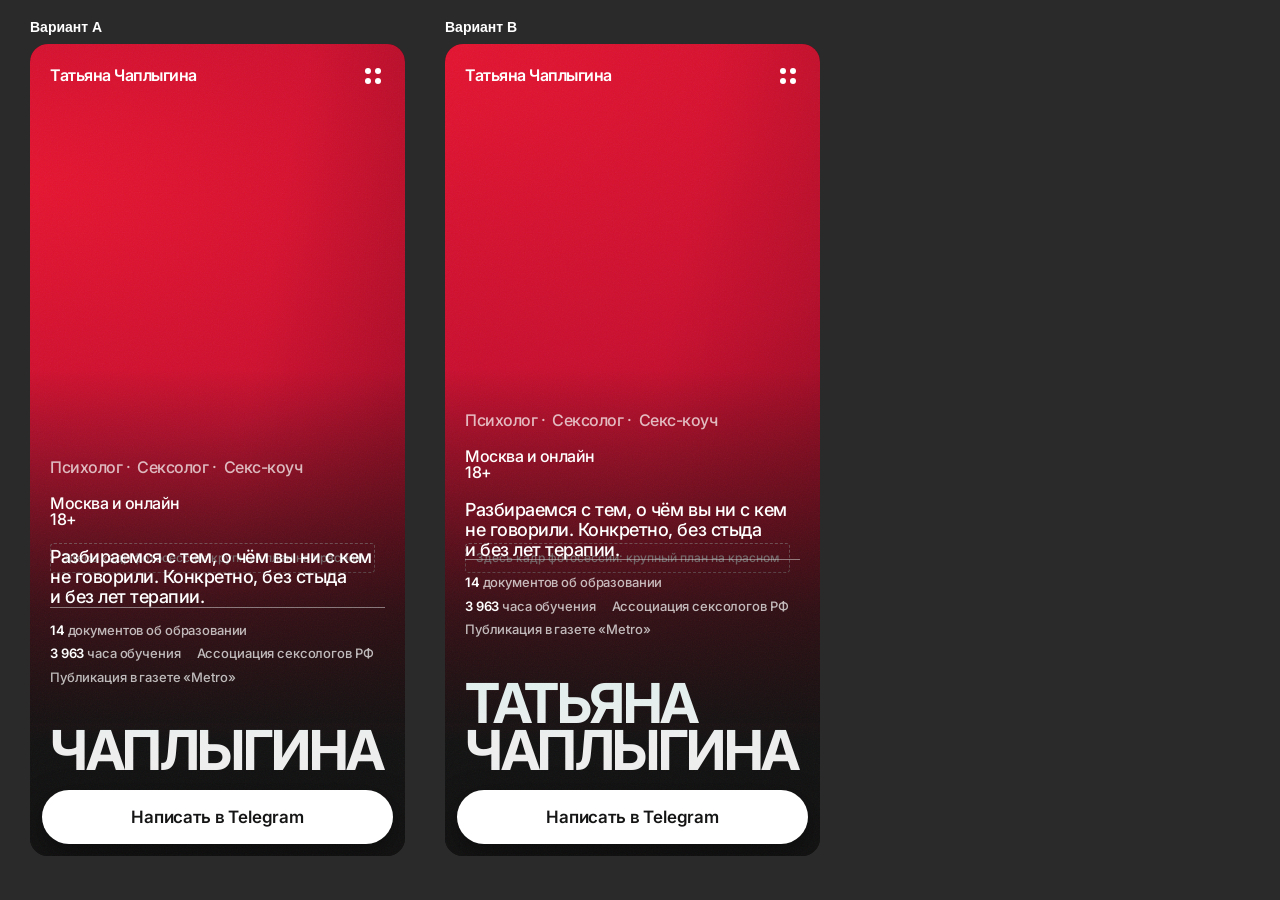
<file: sketches/compare-mobile.html>
<!doctype html>
<html lang="ru"><head><meta charset="utf-8"><title>Первый экран – телефон, A и B</title>
<style>
body{margin:0;background:#2a2a2a;font:600 14px/1 Arial,sans-serif;color:#fff;display:flex;gap:40px;padding:20px 30px;}
figure{margin:0} figcaption{margin-bottom:10px}
iframe{width:375px;height:812px;border:0;border-radius:18px;background:#121212;display:block}
</style></head><body>
<figure><figcaption>Вариант A</figcaption><iframe src="hero-a.html?static"></iframe></figure>
<figure><figcaption>Вариант B</figcaption><iframe src="hero-b.html?static"></iframe></figure>
</body></html>
</file>
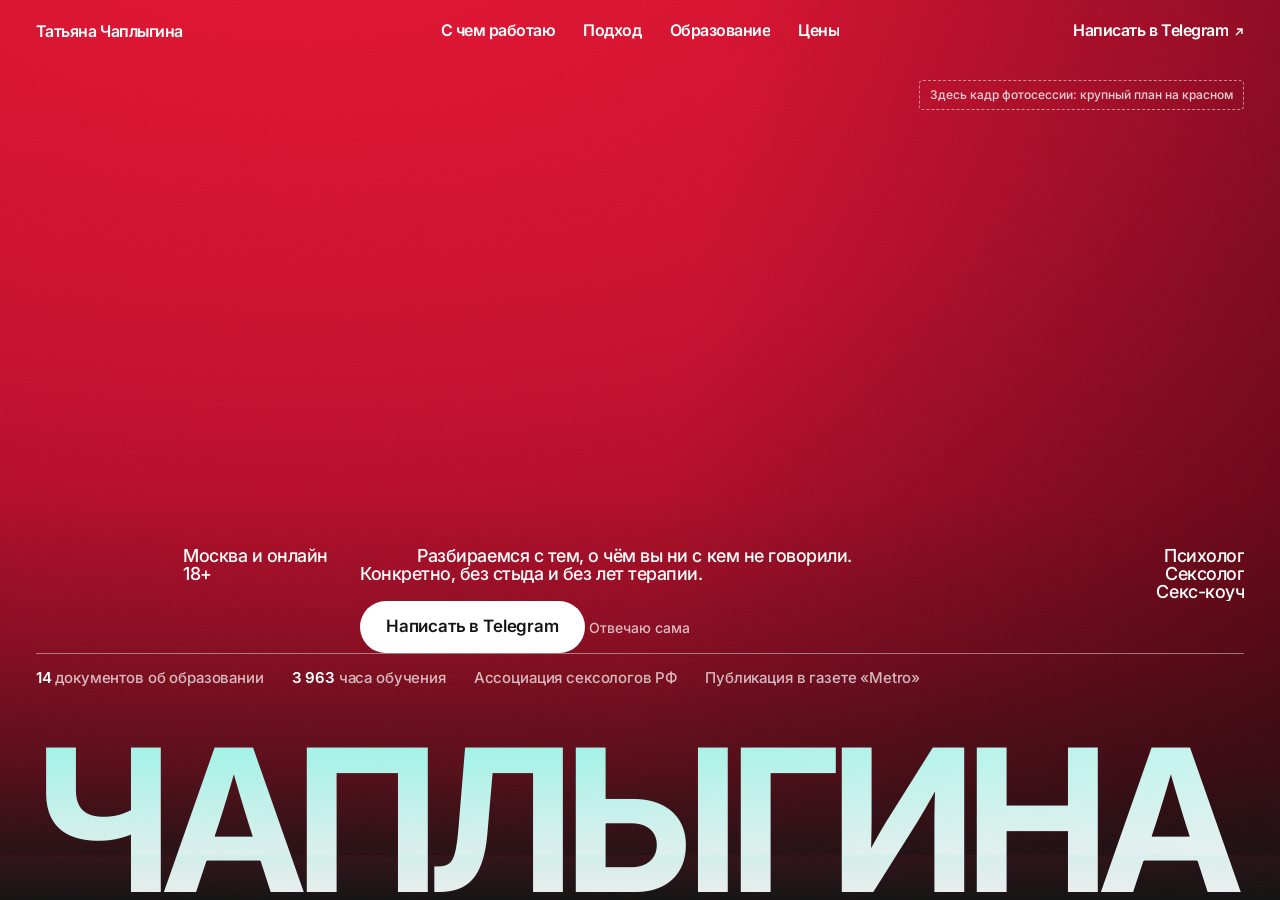
<file: sketches/hero-a.html>
<!doctype html>
<html lang="ru" class="intro">
<head>
<meta charset="utf-8">
<meta name="viewport" content="width=device-width, initial-scale=1">
<title>Первый экран – вариант A</title>
<link rel="preconnect" href="https://fonts.googleapis.com">
<link rel="preconnect" href="https://fonts.gstatic.com" crossorigin>
<link rel="stylesheet" href="https://fonts.googleapis.com/css2?family=Inter:opsz,wght@14..32,400..700&display=swap">
<link rel="stylesheet" href="../css/tokens.css">
<link rel="stylesheet" href="../css/base.css">
<link rel="stylesheet" href="../css/hero.css">
</head>
<body>
<header class="header fade" style="--d:.6s">
  <a class="header__logo" href="#">Татьяна Чаплыгина</a>
  <nav class="header__nav" aria-label="Разделы">
    <a href="#napravleniya" data-roll>С чем работаю</a>
    <a href="#podhod" data-roll>Подход</a>
    <a href="#obrazovanie" data-roll>Образование</a>
    <a href="#ceny" data-roll>Цены</a>
  </nav>
  <a class="header__cta" href="https://t.me/chaplygina_expert" target="_blank" rel="noopener"><span data-roll>Написать в Telegram</span><svg viewBox="0 0 10 10" aria-hidden="true"><path d="M2 8 8 2M3 2h5v5" stroke="currentColor" stroke-width="1.4" fill="none"/></svg></a>
  <button class="header__burger" aria-label="Открыть меню"><i></i><i></i><i></i><i></i></button>
</header>

<main>
<section class="hero">
  <div class="hero__photo" aria-hidden="true"><span class="hero__photo-note">Здесь кадр фотосессии: крупный план на красном</span></div>

  <div class="hero__row">
    <p class="hero__meta fade" style="--d:.9s">Москва и онлайн<br>18+</p>

    <div class="hero__offer">
      <h1 class="visually-hidden">Татьяна Чаплыгина – психолог, сексолог, секс-коуч</h1>
      <span class="reveal-line"><p style="--d:.35s">Разбираемся с тем, о&nbsp;чём вы ни&nbsp;с&nbsp;кем не&nbsp;говорили. Конкретно, без&nbsp;стыда и&nbsp;без&nbsp;лет терапии.</p></span>
      <div class="hero__actions fade" style="--d:.8s">
        <a class="btn" href="https://t.me/chaplygina_expert" target="_blank" rel="noopener">Написать в Telegram</a>
        <small>Отвечаю сама</small>
      </div>
    </div>

    <p class="hero__roles">
      <span class="reveal-line"><span style="--d:.45s">Психолог</span></span>
      <span class="reveal-line"><span style="--d:.52s">Сексолог</span></span>
      <span class="reveal-line"><span style="--d:.59s">Секс-коуч</span></span>
    </p>
  </div>

  <p class="hero__proof fade" style="--d:1s">
    <span><b>14</b> документов об образовании</span>
    <span><b>3 963</b> часа обучения</span>
    <span>Ассоциация сексологов РФ</span>
    <span>Публикация в&nbsp;газете «Metro»</span>
  </p>

  <p class="wordmark" data-fit aria-hidden="true">
    <span class="wordmark__line reveal-line"><span style="--d:.1s">Чаплыгина</span></span>
  </p>
</section>
</main>

<a class="btn mobile-cta" href="https://t.me/chaplygina_expert" target="_blank" rel="noopener">Написать в Telegram</a>

<script src="../js/hero.js"></script>
</body>
</html>
</file>
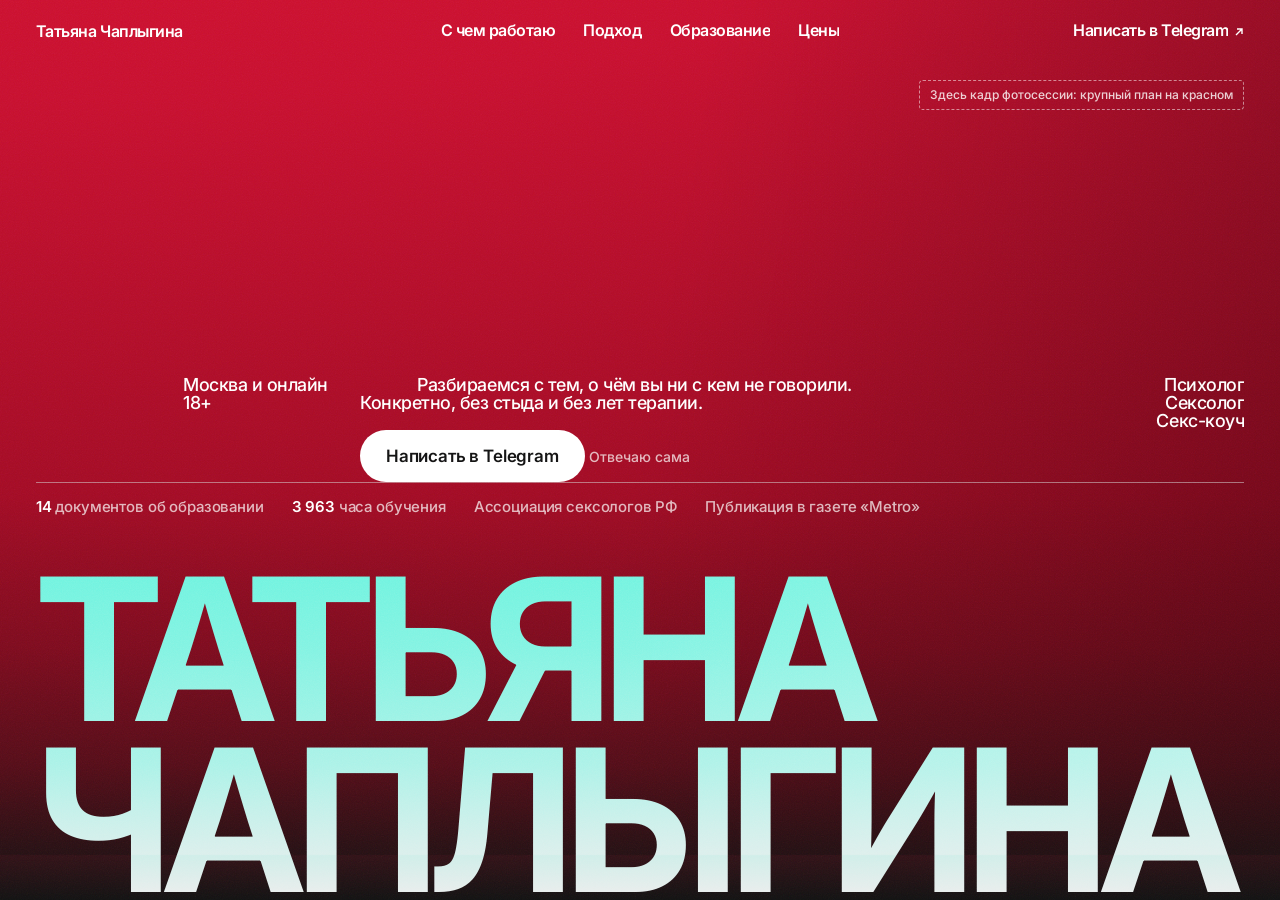
<file: sketches/hero-b.html>
<!doctype html>
<html lang="ru" class="intro">
<head>
<meta charset="utf-8">
<meta name="viewport" content="width=device-width, initial-scale=1">
<title>Первый экран – вариант B</title>
<link rel="preconnect" href="https://fonts.googleapis.com">
<link rel="preconnect" href="https://fonts.gstatic.com" crossorigin>
<link rel="stylesheet" href="https://fonts.googleapis.com/css2?family=Inter:opsz,wght@14..32,400..700&display=swap">
<link rel="stylesheet" href="../css/tokens.css">
<link rel="stylesheet" href="../css/base.css">
<link rel="stylesheet" href="../css/hero.css">
</head>
<body>
<header class="header fade" style="--d:.6s">
  <a class="header__logo" href="#">Татьяна Чаплыгина</a>
  <nav class="header__nav" aria-label="Разделы">
    <a href="#napravleniya" data-roll>С чем работаю</a>
    <a href="#podhod" data-roll>Подход</a>
    <a href="#obrazovanie" data-roll>Образование</a>
    <a href="#ceny" data-roll>Цены</a>
  </nav>
  <a class="header__cta" href="https://t.me/chaplygina_expert" target="_blank" rel="noopener"><span data-roll>Написать в Telegram</span><svg viewBox="0 0 10 10" aria-hidden="true"><path d="M2 8 8 2M3 2h5v5" stroke="currentColor" stroke-width="1.4" fill="none"/></svg></a>
  <button class="header__burger" aria-label="Открыть меню"><i></i><i></i><i></i><i></i></button>
</header>

<main>
<section class="hero">
  <div class="hero__photo" aria-hidden="true"><span class="hero__photo-note">Здесь кадр фотосессии: крупный план на красном</span></div>

  <div class="hero__row">
    <p class="hero__meta fade" style="--d:.9s">Москва и онлайн<br>18+</p>

    <div class="hero__offer">
      <h1 class="visually-hidden">Татьяна Чаплыгина – психолог, сексолог, секс-коуч</h1>
      <span class="reveal-line"><p style="--d:.35s">Разбираемся с тем, о&nbsp;чём вы ни&nbsp;с&nbsp;кем не&nbsp;говорили. Конкретно, без&nbsp;стыда и&nbsp;без&nbsp;лет терапии.</p></span>
      <div class="hero__actions fade" style="--d:.8s">
        <a class="btn" href="https://t.me/chaplygina_expert" target="_blank" rel="noopener">Написать в Telegram</a>
        <small>Отвечаю сама</small>
      </div>
    </div>

    <p class="hero__roles">
      <span class="reveal-line"><span style="--d:.45s">Психолог</span></span>
      <span class="reveal-line"><span style="--d:.52s">Сексолог</span></span>
      <span class="reveal-line"><span style="--d:.59s">Секс-коуч</span></span>
    </p>
  </div>

  <p class="hero__proof fade" style="--d:1s">
    <span><b>14</b> документов об образовании</span>
    <span><b>3 963</b> часа обучения</span>
    <span>Ассоциация сексологов РФ</span>
    <span>Публикация в&nbsp;газете «Metro»</span>
  </p>

  <p class="wordmark wordmark--two" data-fit aria-hidden="true">
    <span class="wordmark__line reveal-line"><span style="--d:.05s">Татьяна</span></span>
    <span class="wordmark__line reveal-line"><span style="--d:.15s">Чаплыгина</span></span>
  </p>
</section>
</main>

<a class="btn mobile-cta" href="https://t.me/chaplygina_expert" target="_blank" rel="noopener">Написать в Telegram</a>

<script src="../js/hero.js"></script>
</body>
</html>
</file>
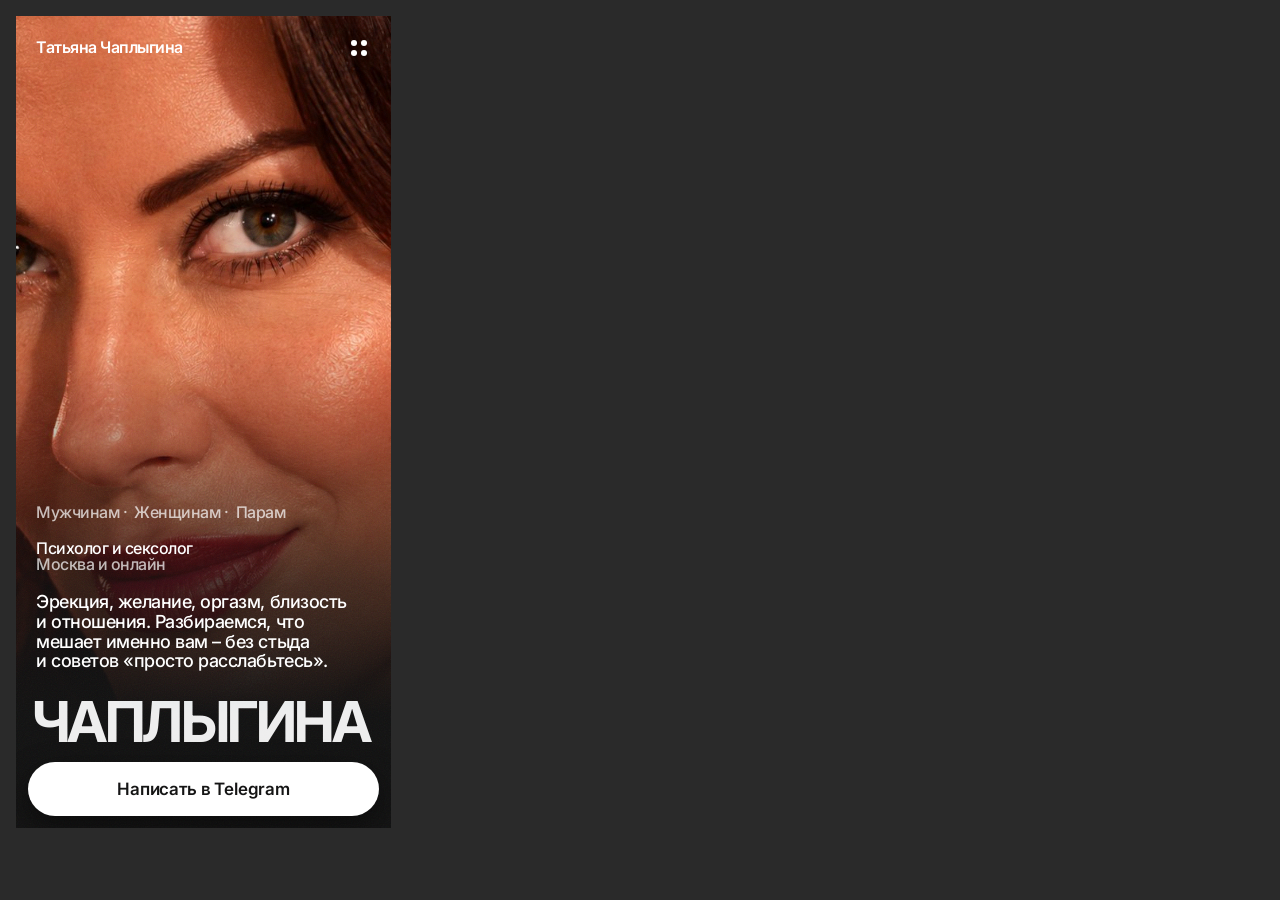
<file: sketches/phone.html>
<!doctype html>
<html lang="ru"><head><meta charset="utf-8"><title>Проверка в рамке</title>
<style>body{margin:0;background:#2a2a2a;padding:16px}iframe{border:0;display:block;background:#121212}</style></head>
<body><iframe id="f"></iframe>
<script>
const q = new URLSearchParams(location.search), f = document.getElementById('f');
f.style.width = (q.get('w') || 375) + 'px'; f.style.height = (q.get('h') || 812) + 'px';
f.src = q.get('src') || '../index.html?static';
</script>
</body></html>
</file>
<file: css/tokens.css>
/* Токены: цвета, шрифт, отступы. Источник значений – разбор референса KAFAYA */
:root {
  /* цвета */
  --c-bg: #121212;
  --c-bg-deep: #0a0a0a;
  --c-text: #ffffff;
  --c-text-muted: rgba(255, 255, 255, 0.7);
  --c-line: rgba(217, 217, 217, 0.5);
  --c-red: #c7102e;
  --c-red-deep: #6e0715;

  /* шрифт: Inter с оптическим размером – в крупных кеглях ведёт себя как Inter Display */
  --font: "Inter", "Helvetica Neue", Arial, sans-serif;
  --track-tight: -0.03em;
  --track-xtight: -0.045em;

  /* шкала текста (единая на весь сайт):
     заголовок раздела --fs-h2, 500 · заголовок карточки 24px, 600 · подпись капсом 16px, 500, 70% белого
     крупный текст --fs-lead, 500, интерлиньяж 1.1 · описание --fs-body, 400, 1.35, 70% белого · примечание 14px */
  /* кегли: min / резиновый / max */
  --fs-nav: 16px;
  --fs-body: clamp(16px, 1.2vw, 20px);
  --fs-lead: clamp(22px, 1.9vw, 28px);
  --fs-h2: clamp(32px, 3.4vw, 48px);
  --fs-hero: clamp(16px, 1.4vw, 20px); /* текст над фамилией на первом экране */

  /* листы разделов: скругление верха и сдвиг, на который лист заходит на предыдущий */
  --panel-radius: clamp(24px, 3.5vw, 48px);
  --panel-lift: clamp(48px, 7vw, 120px);

  /* отступы */
  --pad-x: clamp(20px, 2.8vw, 40px);
  --gutter: max(var(--pad-x), calc((100vw - 1440px) / 2)); /* контент не шире 1440 */
  --header-h: 64px;

  /* движение */
  --ease-out: cubic-bezier(0.16, 1, 0.3, 1);
  --ease-roll: cubic-bezier(0.44, 0, 0.56, 1);
  --ease-kafaya: cubic-bezier(0.68, 0, 0.16, 0.97); /* кривая всех появлений у референса: медленный старт, резкий разгон */
}
</file>
<file: css/base.css>
*, *::before, *::after { margin: 0; padding: 0; box-sizing: border-box; }

html { scroll-behavior: auto; } /* плавный скролл делает Lenis */

body {
  font-family: var(--font);
  font-optical-sizing: auto;
  font-size: var(--fs-body);
  line-height: 1.35;
  letter-spacing: var(--track-tight);
  background: var(--c-bg);
  color: var(--c-text);
  -webkit-font-smoothing: antialiased;
  overflow-x: hidden;
}

[hidden] { display: none !important; }
img, video { max-width: 100%; display: block; }
a { color: inherit; text-decoration: none; }
button { font: inherit; letter-spacing: inherit; color: inherit; border: 0; background: none; cursor: pointer; }

:focus-visible { outline: 2px solid var(--c-red); outline-offset: 3px; }

.visually-hidden {
  position: absolute; width: 1px; height: 1px; overflow: hidden;
  clip: rect(0 0 0 0); white-space: nowrap;
}

/* зерно поверх всей страницы: плёночная текстура, чтобы чёрный не был пластиковым */
body::after {
  content: ""; position: fixed; inset: -120px; z-index: 100; pointer-events: none;
  background-image: url("data:image/svg+xml,%3Csvg xmlns='http://www.w3.org/2000/svg' width='220' height='220'%3E%3Cfilter id='n'%3E%3CfeTurbulence type='fractalNoise' baseFrequency='0.85' numOctaves='3' stitchTiles='stitch'/%3E%3C/filter%3E%3Crect width='220' height='220' filter='url(%23n)'/%3E%3C/svg%3E");
  opacity: 0.32; mix-blend-mode: soft-light;
  animation: grain 0.8s steps(1) infinite;
}
@keyframes grain {
  0% { transform: translate(0, 0); }
  20% { transform: translate(-40px, 24px); }
  40% { transform: translate(28px, -36px); }
  60% { transform: translate(-32px, -20px); }
  80% { transform: translate(36px, 30px); }
}

@media (prefers-reduced-motion: reduce) {
  *, *::before, *::after { animation-duration: 0.01ms !important; transition-duration: 0.01ms !important; }
  body::after { animation: none !important; }
}
.static body::after { animation: none; }
</file>
<file: css/hero.css>
/* Шапка и первый экран. Приёмы из референса KAFAYA: фото на весь экран,
   три колонки поверх фото, огромная фамилия внизу, фиксированная шапка */

/* ---------- шапка ---------- */
.header {
  position: fixed; inset: 0 0 auto; z-index: 50;
  height: var(--header-h);
  padding: 0 var(--pad-x);
  display: grid; grid-template-columns: 1fr auto 1fr; align-items: center;
  font-size: var(--fs-nav); font-weight: 600;
  transition: background 0.4s var(--ease-out), backdrop-filter 0.4s var(--ease-out);
}
.header.is-scrolled { background: rgba(18, 18, 18, 0.82); backdrop-filter: blur(12px); -webkit-backdrop-filter: blur(12px); }
.header__logo { justify-self: start; }
.header__nav { display: flex; gap: 28px; }
.header__cta { justify-self: end; display: inline-flex; align-items: center; gap: 6px; }
.header__cta svg { width: 10px; height: 10px; }
.header__burger { display: none; justify-self: end; width: 24px; height: 24px; }

/* перекат букв при наведении: строка продублирована, при hover уезжает вверх */
.roll { display: inline-block; overflow: hidden; line-height: 1.2; height: 1.2em; vertical-align: top; }
.roll__inner { display: block; transition: transform 0.45s var(--ease-roll); }
.roll__inner > span { display: block; }
a:hover .roll__inner, a:focus-visible .roll__inner { transform: translateY(-50%); }

/* ---------- первый экран ---------- */
.hero {
  position: relative; isolation: isolate;
  min-height: max(100svh, 700px); /* ровно окно: фамилия стоит в нижний край экрана */
  /* фамилия стоит вплотную к нижнему краю экрана; «Подход» на первый экран не наезжает (#podhod в sections.css) */
  padding: calc(var(--header-h) + 6vh) var(--gutter) 0;
  display: flex; flex-direction: column;
  overflow: hidden;
}

/* плейсхолдер фото: красный фон, тёмный силуэт, зерно. Заменится кадром со съёмки */
.hero__photo {
  position: absolute; inset: 0; z-index: -1;
  background:
    linear-gradient(100deg, transparent 40%, rgba(10, 2, 4, 0.55) 78%, rgba(10, 2, 4, 0.75) 100%),
    radial-gradient(90% 80% at 22% 30%, #e3152f 0%, var(--c-red) 42%, var(--c-red-deep) 100%);
}
.hero__photo::before { content: none; } /* у референса фото чистое, без зерна */
/* переход фото в чёрный фон: слой на самом первом экране, а не на фото – фото при загрузке увеличено до 110%,
   и градиент на нём уезжал бы за нижний край, оставляя резкую полосу. Плавная кривая, к низу – чистый фон */
.hero::after {
  content: ""; position: absolute; inset: 0; z-index: -1; pointer-events: none;
  background: linear-gradient(to bottom,
    rgba(18,18,18,0) 0%, rgba(18,18,18,0) 55%, rgba(18,18,18,0.18) 72%, rgba(18,18,18,0.45) 85%,
    rgba(18,18,18,0.8) 94%, var(--c-bg) 100%); /* как у KAFAYA: под фамилией ещё видна кожа – буквы переливаются голубым */
}
.hero__photo-note {
  position: absolute; right: var(--pad-x); top: calc(var(--header-h) + 16px);
  font-size: 12px; font-weight: 500; letter-spacing: 0;
  padding: 6px 10px; border: 1px dashed rgba(255,255,255,0.5); border-radius: 4px;
  color: rgba(255,255,255,0.8);
}

.hero__row {
  display: grid; grid-template-columns: 1fr minmax(0, 560px) 1fr; gap: 24px;
  align-items: start;
  margin-top: auto; /* как у референса: строка на ~48% высоты, над фамилией */
}
/* текст над фамилией мелкий, как у KAFAYA: 20px, интерлиньяж равен кеглю */
.hero__meta { justify-self: start; width: max-content; font-size: var(--fs-hero); font-weight: 500; line-height: 1; }
.hero__roles .reveal-line { display: block; }
.hero__roles { justify-self: end; text-align: right; font-size: var(--fs-hero); font-weight: 500; line-height: 1; }

.hero__offer { font-size: var(--fs-hero); font-weight: 500; line-height: 1; }
.hero__offer p { text-indent: 3.2em; } /* отступ первой строки – приём референса */

.hero__offer .hero__actions { margin-top: 18px; font-size: 18px; text-indent: 0; }
.btn {
  display: inline-flex; align-items: center; gap: 10px;
  height: 52px; padding: 0 26px; border-radius: 999px;
  background: var(--c-text); color: var(--c-bg);
  font-size: 17px; font-weight: 600; letter-spacing: -0.01em;
  transition: background 0.3s var(--ease-out), color 0.3s var(--ease-out);
}
.btn:hover { background: var(--c-red); color: var(--c-text); }
.hero__actions small { font-size: 14px; color: var(--c-text-muted); letter-spacing: 0; }

.hero__proof {
  display: flex; flex-wrap: wrap; gap: 8px 28px;
  padding: 14px 0; border-top: 1px solid var(--c-line);
  font-size: 15px; font-weight: 500; color: var(--c-text-muted); letter-spacing: -0.01em;
}
.hero__proof b { color: var(--c-text); font-weight: 600; }

/* фамилия: кегль подгоняется скриптом под ширину экрана */
.wordmark {
  font-weight: 700; text-transform: uppercase; letter-spacing: var(--track-xtight);
  line-height: 0.8; white-space: nowrap;
  margin: 0;
  color: #fff;
  /* приём референса: белый текст в режиме «разница» – поверх красного фото буквы становятся бирюзовыми, поверх тёмного – белыми */
  mix-blend-mode: difference;
  font-size: 15vw; /* запасное значение до подгонки */
}
.hero .wordmark { margin-top: clamp(16px, 3vh, 32px); } /* текст на уровне губ, фамилия сразу под ним */
.wordmark__line { display: block; overflow: hidden; padding-top: 0.06em; }
.wordmark__line > span { display: inline-block; padding-right: 0.08em; } /* компенсация отрицательного трекинга и выноса «А», иначе последняя буква режется */

/* ---------- появление при загрузке ---------- */
.intro .reveal-line { display: block; overflow: hidden; }
.intro .reveal-line > * { display: block; transform: translateY(105%); transition: transform 1s var(--ease-out) var(--d, 0s); }
.intro.is-ready .reveal-line > * { transform: none; }
.intro .wordmark__line > span { display: inline-block; padding-right: 0.08em; } /* компенсация отрицательного трекинга и выноса «А», иначе последняя буква режется */ /* ширину меряет скрипт – блоком быть нельзя */
.intro .fade { opacity: 0; transition: opacity 1.2s var(--ease-out) var(--d, 0s); }
.intro.is-ready .fade { opacity: 1; }

/* ---------- нижняя плашка на телефоне ---------- */
.mobile-cta { display: none; }

/* ---------- телефон ---------- */
@media (max-width: 768px) {
  .header { grid-template-columns: 1fr auto; }
  .header__nav, .header__cta { display: none; }
  .header__burger { display: grid; grid-template-columns: repeat(2, 6px); gap: 4px; place-content: center; }
  .header__burger i { width: 6px; height: 6px; border-radius: 50%; background: currentColor; }

  .hero { padding-top: calc(var(--header-h) + 24px); padding-bottom: 84px; } /* место под нижнюю плашку */
  .hero { min-height: max(100svh, 720px); }
  .hero__photo { inset: 0 0 12% 0; }
  .hero::after { background: linear-gradient(to bottom, rgba(18,18,18,0) 0%, rgba(18,18,18,0) 40%, rgba(18,18,18,0.35) 55%, rgba(18,18,18,0.75) 70%, var(--c-bg) 86%, var(--c-bg) 100%); } /* фото короче экрана – темнеет раньше */
  .hero__photo-note { left: var(--pad-x); right: auto; top: auto; bottom: 26%; }
  .hero__actions { display: none; } /* на телефоне кнопка живёт в нижней плашке */
  .hero__meta { font-size: 16px; }
  .hero__row { grid-template-columns: 1fr; gap: 20px; }
  .hero__roles { justify-self: start; text-align: left; order: -1; font-size: 16px; color: var(--c-text-muted); }
  .hero__offer { font-size: 18px; line-height: 1.1; }
  .hero__roles .reveal-line { display: inline-block; }
  .hero__roles .reveal-line:not(:last-child)::after { content: " · "; }
  .hero__offer p { text-indent: 0; }
  .hero__proof { font-size: 13px; gap: 6px 16px; }

  .mobile-cta {
    display: flex; position: fixed; z-index: 60; left: 12px; right: 12px; bottom: 12px;
    justify-content: center; height: 54px;
    box-shadow: 0 10px 30px rgba(0,0,0,0.45);
  }
}

/* ---------- загрузка первого экрана: значения сняты с KAFAYA ----------
   фото 110% → 100% за 1,8 с; колонки над фамилией опускаются сверху на 30px по очереди (0,15 / 0,25 / 0,35 с);
   фамилия поднимается снизу, шапка опускается сверху – обе на 0,75 с */
.intro .hero .reveal-line > * { transform: none; transition: none; } /* в первом экране вместо выезда из-под маски */
.intro .hero .fade { opacity: 1; transition: none; }
/* фото проявляется, пока выставляется кадр и грузится шрифт – без прыжка */
.intro .hero__photo { opacity: 0; transform: scale(1.1); transition: opacity 0.6s var(--ease-out), transform 1.8s var(--ease-kafaya) 0.15s; }
.intro.is-ready .hero__photo { opacity: 1; }
.intro .hero__meta, .intro .hero__offer, .intro .hero__roles, .intro .hero .wordmark, .intro .header {
  opacity: 0; transition: opacity 1s var(--ease-kafaya), transform 1s var(--ease-kafaya);
}
.intro .hero__meta, .intro .hero__offer, .intro .hero__roles, .intro .header { transform: translateY(-30px); }
.intro .hero .wordmark { transform: translateY(30px); }
.intro .hero__meta { transition-delay: 0.15s; }
.intro .hero__offer { transition-delay: 0.25s; }
.intro .hero__roles { transition-delay: 0.35s; }
.intro .hero .wordmark, .intro .header { transition-delay: 0.75s; }
.intro.is-ready .hero__photo, .intro.is-ready .hero__meta, .intro.is-ready .hero__offer,
.intro.is-ready .hero__roles, .intro.is-ready .hero .wordmark, .intro.is-ready .header { opacity: 1; transform: none; }
</file>
<file: css/sections.css>
/* Общие приёмы для разделов: шапка раздела с номером, контейнер, появление, кнопки-ссылки */

.section { padding: clamp(96px, 12vw, 180px) var(--gutter) 0; }
.section:last-of-type { padding-bottom: clamp(96px, 12vw, 180px); }

/* шапка раздела: заголовок + номер справа + линия, как «Featured Work 03» в референсе */
.section__head {
  display: flex; justify-content: space-between; align-items: flex-end; gap: 24px;
  margin-bottom: clamp(40px, 5vw, 64px);
}
.section__title { font-size: var(--fs-h2); font-weight: 500; line-height: 1; letter-spacing: var(--track-tight); }
/* заголовок карточки, шага, принципа – один размер на весь сайт, как 24/24 у референса */
.card-title, .about__principles h3, .steps__list h3, .price__title, .course__title { font-size: 24px; font-weight: 600; line-height: 1; letter-spacing: -0.03em; }
.section__num { font-size: 20px; font-weight: 500; font-variant-numeric: tabular-nums; color: var(--c-text-muted); }
.section__lead { max-width: 30ch; font-size: var(--fs-lead); font-weight: 500; line-height: 1.12; }

.eyebrow { font-size: 16px; font-weight: 500; line-height: 1; letter-spacing: -0.03em; text-transform: uppercase; color: var(--c-text-muted); }
.muted { color: var(--c-text-muted); }

/* ссылка со стрелкой */
.link-arrow { display: inline-flex; align-items: center; gap: 8px; font-weight: 600; }
.link-arrow::after { content: "↗"; font-size: 0.8em; transition: transform 0.3s var(--ease-out); }
.link-arrow:hover::after { transform: translate(2px, -2px); }

.btn--red { background: var(--c-red); color: var(--c-text); }
.btn--red:hover { background: var(--c-text); color: var(--c-bg); }
.btn--ghost { background: transparent; color: var(--c-text); box-shadow: inset 0 0 0 1px var(--c-line); }
.btn--ghost:hover { background: var(--c-text); color: var(--c-bg); }

/* плейсхолдер фото для разделов */
.ph {
  position: relative; overflow: hidden; background:
    linear-gradient(120deg, transparent 35%, rgba(10,2,4,0.55) 100%),
    radial-gradient(100% 90% at 30% 25%, #d51230 0%, var(--c-red) 40%, var(--c-red-deep) 100%);
}
.ph__note {
  position: absolute; left: 12px; bottom: 12px; right: 12px;
  font-size: 12px; font-weight: 500; letter-spacing: 0; color: rgba(255,255,255,0.85);
}

/* появление при прокрутке */
[data-reveal] { opacity: 0; transform: translateY(30px); transition: opacity 1s var(--ease-kafaya), transform 1s var(--ease-kafaya); transition-delay: var(--d, 0s); } /* как у KAFAYA */

/* абзац по буквам, как «About» у KAFAYA: каждая буква проявляется и приподнимается на 7px, следующая – на 8 мс позже */
.letters__word { display: inline-block; white-space: nowrap; text-indent: 0; }
.letters__char { display: inline-block; opacity: 0; transform: translateY(7px); transition: opacity 0.8s var(--ease-kafaya), transform 0.8s var(--ease-kafaya); transition-delay: calc(var(--i) * 8ms); }
.letters.is-in .letters__char { opacity: 1; transform: none; }
[data-reveal].is-in { opacity: 1; transform: none; }
.no-js [data-reveal], .static [data-reveal] { opacity: 1; transform: none; }

/* ===== Листы разделов: блоки наезжают друг на друга =====
   Каждый раздел – отдельный лист: свой оттенок чёрного, скруглённый верх и тень сверху.
   Лист сдвинут вверх на --panel-lift и ложится поверх предыдущего, поэтому видно,
   где один блок кончается и начинается следующий. */
main > .section,
main > .dirs,
main > .ticker,
main > .final,
.footer {
  position: relative;
  margin-top: calc(-1 * var(--panel-lift));
  border-radius: var(--panel-radius) var(--panel-radius) 0 0;
  background-color: var(--panel-bg, var(--c-bg));
  box-shadow: 0 -32px 64px -20px rgba(0, 0, 0, 0.9), inset 0 1px 0 rgba(255, 255, 255, 0.08);
}
/* красное свечение по верхней кромке листа – цвет приходит от фотографий */
main > .section,
main > .ticker,
.footer {
  background-image: radial-gradient(70% 260px at 50% 0, rgba(199, 16, 46, 0.16), rgba(199, 16, 46, 0) 72%);
  background-repeat: no-repeat;
}
/* низ листа: обычный отступ плюс полоса, которую перекроет следующий лист */
main > .section { padding-bottom: calc(var(--panel-lift) + clamp(56px, 7vw, 96px)); }

/* оттенки чередуются: светлее – темнее, разница небольшая, чтобы не рябило */
/* «Подход» – не лист: как у KAFAYA, фото первого экрана уходит в тёмный градиент без шва – без скругления, тени, кромки, свечения и въезда */
#podhod { --panel-bg: #121212; margin-top: 0; border-radius: 0; box-shadow: none; background-image: none; }
@supports (animation-timeline: view()) { main > #podhod { animation: none; transform: none; } }
#obrazovanie { --panel-bg: #181818; }
#napravleniya { --panel-bg: #0d0204; } /* лист с фото */
#istorii { --panel-bg: #181818; }
#media { --panel-bg: #101010; } /* после отзывов: доверие перед «Как проходит» и ценами */
#kak-prohodit { --panel-bg: #181818; }
#ceny { --panel-bg: #101010; }
#kursy { --panel-bg: #181818; }
#gayd { --panel-bg: #101010; }
#pokupki { --panel-bg: #181818; }
#pochitat { --panel-bg: #101010; }
#voprosy { --panel-bg: #181818; }
.ticker { --panel-bg: #0d0d0d; }
/* финальный экран не лист: бегущая строка плавно уходит в фото через тёмный градиент, без кромки и тени */
#napisat { --panel-bg: #0d0d0d; margin-top: 0; border-radius: 0; box-shadow: none; }
@supports (animation-timeline: view()) { main > #napisat { animation: none; transform: none; } }
/* подвал как у KAFAYA – ровный чёрный, без листа: без скругления, тени и свечения */
.footer { --panel-bg: var(--c-bg); margin-top: 0; border-radius: 0; box-shadow: none; background-image: none; }

/* лист приподнимается и «садится» на предыдущий по мере прокрутки */
@supports (animation-timeline: view()) {
  @media (prefers-reduced-motion: no-preference) {
    main > .section,
    main > .dirs,
    main > .ticker,
    main > .final {
      transform-origin: 50% 0;
      animation: panel-rise linear both;
      animation-timeline: view();
      animation-range: entry 0% entry 60%;
    }
    @keyframes panel-rise {
      from { transform: translateY(110px) scale(0.94); border-radius: calc(var(--panel-radius) * 1.8) calc(var(--panel-radius) * 1.8) 0 0; }
      to { transform: none; }
    }
  }
}
.static main > .section,
.static main > .dirs,
.static main > .ticker,
.static main > .final { animation: none; transform: none; }

/* метка «уточнить» – видна только в черновике, перед запуском убрать */
.todo {
  display: inline-block; margin-left: 6px; padding: 1px 6px; border-radius: 3px;
  font-size: 11px; font-weight: 600; letter-spacing: 0; vertical-align: middle;
  background: #ffd84d; color: #111;
}
</file>
<file: css/blocks.css>
/* ===== 02 С чем я работаю: экран со сменой направлений, приём Services из референса ===== */
.dirs { position: relative; isolation: isolate; overflow: hidden; min-height: max(100svh, 760px); display: flex; }
.dirs__bg { position: absolute; inset: 0; z-index: -1; }
.dirs__layer { position: absolute; inset: 0; opacity: 0; transition: opacity 1.2s var(--ease-out); }
.dirs__layer.is-active { opacity: 1; }
.dirs__layer::after { content: ""; position: absolute; inset: 0; background: rgba(0,0,0,0.35); }
.dirs__layer--2 { background: radial-gradient(90% 90% at 75% 30%, #b50f2b 0%, #5a0612 60%, #120306 100%); }
.dirs__layer--3 { background: radial-gradient(80% 90% at 50% 60%, #8f0c22 0%, #3b040c 55%, #0d0204 100%); }
.dirs__layer .ph__note { z-index: 1; left: auto; right: var(--pad-x); bottom: 24px; }

.dirs__inner {
  width: 100%; padding: calc(var(--header-h) + 32px) var(--gutter) calc(48px + var(--panel-lift));
  display: flex; flex-direction: column; align-items: center; text-align: center;
}
.dirs__head { align-self: stretch; display: flex; justify-content: space-between; text-align: left; }

.dirs__tabs { margin-top: auto; display: flex; flex-direction: column; align-items: center; gap: 4px; }
.dirs__tab {
  position: relative; font-size: clamp(44px, 6.4vw, 96px); font-weight: 700; line-height: 1; letter-spacing: var(--track-tight);
  color: rgba(255,255,255,0.45); transition: color 0.5s var(--ease-out);
  padding-bottom: 6px;
}
.dirs__tab:hover, .dirs__tab.is-active { color: var(--c-text); }
.dirs__bar { position: absolute; left: 0; bottom: 0; height: 2px; width: 100%; background: rgba(255,255,255,0.2); transform-origin: left; transform: scaleX(0); }
.dirs__tab.is-active .dirs__bar { background: var(--c-text); animation: dirs-progress var(--cycle, 6s) linear forwards; }
.dirs.is-paused .dirs__tab.is-active .dirs__bar { animation: none; transform: scaleX(1); }
@keyframes dirs-progress { to { transform: scaleX(1); } }

.dirs__list {
  list-style: none; margin: clamp(32px, 4vw, 56px) auto 0; max-width: 980px;
  display: flex; flex-wrap: wrap; justify-content: center; gap: 10px;
}
.dirs__list li {
  padding: 10px 18px; border-radius: 999px; border: 1px solid rgba(255,255,255,0.35);
  background: rgba(0,0,0,0.25); backdrop-filter: blur(6px);
  font-size: clamp(16px, 1.3vw, 20px); font-weight: 500; letter-spacing: -0.01em;
  animation: chip-in 0.6s var(--ease-out) both; animation-delay: calc(var(--i, 0) * 60ms);
}
@keyframes chip-in { from { opacity: 0; transform: translateY(12px); } }
.dirs__cta { margin-top: auto; padding-top: 40px; }

@media (max-width: 768px) {
  .dirs { min-height: auto; }
  .dirs__inner { padding-top: 32px; padding-bottom: calc(40px + var(--panel-lift)); }
  .dirs__tabs { margin-top: 48px; }
  .dirs__list li { font-size: 15px; padding: 8px 14px; }
  .dirs__layer .ph__note { right: auto; left: var(--pad-x); }
}

/* ===== 03 Как я работаю: приём About из референса ===== */
/* как ABOUT у референса: сразу под первым экраном, подпись слева, абзац 48/48 с отступом первой строки */
.section.about { padding-top: clamp(96px, 14vh, 160px); } /* воздух между фамилией и «Подходом» */
@media (max-width: 768px) { .section.about { padding-top: 72px; } }
.about__intro { position: relative; }
.about__label { position: absolute; left: 0; top: 0.35em; font-size: 16px; font-weight: 500; line-height: 1; letter-spacing: -0.03em; text-transform: uppercase; color: var(--c-text-muted); }
.about__statement { font-size: var(--fs-h2); font-weight: 500; line-height: 1; letter-spacing: var(--track-tight); text-indent: 26%; }
.about__grid { margin-top: clamp(48px, 7vw, 110px); display: grid; grid-template-columns: minmax(0, 4fr) minmax(0, 7fr); gap: clamp(24px, 4vw, 64px); align-items: start; }
.about__photo { aspect-ratio: 4 / 5; border-radius: 4px; }
.about__principles { list-style: none; display: grid; grid-template-columns: 1fr 1fr; gap: clamp(32px, 4vw, 56px) clamp(24px, 3vw, 48px); }
.about__n { display: block; font-size: 14px; font-weight: 600; color: var(--c-red); margin-bottom: 14px; letter-spacing: 0; }
.about__principles h3 { margin-bottom: 12px; }
/* заголовок в две строки не сдвигает текст только у себя – текст соседних карточек на одной высоте */
.about__principles > li { display: grid; grid-row: span 2; grid-template-rows: subgrid; row-gap: 0; align-content: start; }
.about__principles p { color: var(--c-text-muted); }

/* ===== 04 Образование: счётчики + список документов ===== */
.edu__stats { display: grid; grid-template-columns: repeat(4, minmax(0, 1fr)); gap: clamp(20px, 2.5vw, 40px); }
.stat__num { display: block; font-size: clamp(48px, 7vw, 104px); white-space: nowrap; letter-spacing: -0.07em; font-weight: 600; line-height: 0.9; letter-spacing: -0.06em; font-variant-numeric: tabular-nums; }
.stat__label { display: block; margin: 20px 0 10px; font-size: clamp(16px, 1.4vw, 20px); font-weight: 600; line-height: 1.05; letter-spacing: -0.03em; text-transform: uppercase; text-wrap: balance; }
.stat p { max-width: 26ch; } /* описание – общий стиль описаний карточек (кегль и интерлиньяж основного текста) */
/* цифра, подпись и описание соседних колонок в общих строках сетки: подпись в две строки не сдвигает описание только у себя */
.stat { display: grid; grid-row: span 3; grid-template-rows: subgrid; row-gap: 0; align-content: start; }

.docs { list-style: none; margin-top: clamp(64px, 8vw, 120px); border-top: 1px solid var(--c-line); }
.docs__row {
  display: grid; grid-template-columns: 64px minmax(0, 1fr) minmax(0, 0.55fr) 72px 64px; gap: 20px; align-items: baseline;
  padding: 18px 0; border-bottom: 1px solid var(--c-line); font-size: 17px;
}
.docs__year, .docs__hours { font-variant-numeric: tabular-nums; color: var(--c-text-muted); }
.docs__name { font-weight: 500; }
.docs__org { color: var(--c-text-muted); }
.docs__hours { text-align: right; }
.docs__scan { justify-self: end; font-size: 14px; font-weight: 600; color: var(--c-text); border-bottom: 1px solid var(--c-red); }
.docs__scan:hover { color: var(--c-red); }
.docs:not(.is-open) { display: none; } /* список скрыт целиком, раскрывается кнопкой */
.docs__foot { margin-top: 32px; display: flex; flex-wrap: wrap; align-items: center; gap: 16px 28px; }

/* ===== модальное окно (дипломы, курсы) ===== */
.modal {
  margin: auto; width: min(920px, calc(100vw - 32px)); max-height: calc(100svh - 32px);
  padding: clamp(24px, 3vw, 40px); border: 0; border-radius: 6px;
  background: var(--c-bg); color: var(--c-text); overflow: auto;
}
.modal::backdrop { background: rgba(0, 0, 0, 0.75); backdrop-filter: blur(4px); }
.modal[open] { animation: modal-in 0.4s var(--ease-out); }
@keyframes modal-in { from { opacity: 0; transform: translateY(20px); } }
.modal__close { position: sticky; float: right; top: 0; width: 40px; height: 40px; font-size: 28px; line-height: 1; border-radius: 50%; background: rgba(255,255,255,0.08); }
.modal__close:hover { background: var(--c-red); }
.modal__title { font-size: clamp(22px, 2vw, 32px); font-weight: 600; line-height: 1.1; margin: 4px 56px 24px 0; }
.modal__body img { width: 100%; border-radius: 4px; }

@media (max-width: 900px) {
  .edu__stats { grid-template-columns: 1fr 1fr; row-gap: 40px; }
  .stat__num { font-size: clamp(44px, 12vw, 72px); }
  .about__grid { grid-template-columns: 1fr; }
  .about__photo { aspect-ratio: 4 / 3; }
}
@media (max-width: 600px) {
  .about__statement { text-indent: 0; }
  .about__label { position: static; display: block; margin-bottom: 16px; } /* без отступа первой строки подпись встаёт над абзацем */
  .about__principles { grid-template-columns: 1fr; }
  .docs__row { grid-template-columns: 44px minmax(0, 1fr) auto; row-gap: 4px; font-size: 15px; }
  .docs__org { grid-column: 2; font-size: 14px; }
  .docs__hours { grid-column: 3; grid-row: 1; }
  .docs__scan { grid-column: 3; grid-row: 2; }
  .docs__scan.is-empty { display: none; }
}

/* ===== 05 Истории: слайдер отзывов, приём Testimonials ===== */
.stories__grid { display: grid; grid-template-columns: minmax(0, 4fr) minmax(0, 8fr); gap: clamp(32px, 5vw, 80px); }
.stories__side { display: flex; flex-direction: column; justify-content: space-between; gap: 32px; }
.stories__side .section__lead { font-size: var(--fs-body); font-weight: 400; line-height: 1.35; color: var(--c-text-muted); }
.stories__nav { display: flex; align-items: center; gap: 12px; }
.stories__count { margin-right: auto; font-size: 18px; font-variant-numeric: tabular-nums; color: var(--c-text-muted); }
.stories__count b { color: var(--c-text); font-weight: 600; }
.stories__arrow { width: 52px; height: 52px; border-radius: 50%; box-shadow: inset 0 0 0 1px var(--c-line); font-size: 20px; transition: background 0.3s var(--ease-out); }
.stories__arrow:hover { background: var(--c-red); box-shadow: none; }
.stories__slides { display: grid; min-height: 340px; }
.stories__slide { grid-area: 1 / 1; margin: 0; animation: slide-in 0.7s var(--ease-out); }
@keyframes slide-in { from { opacity: 0; transform: translateX(24px); } }
.stories__quote { font-size: clamp(24px, 2.6vw, 40px); font-weight: 500; line-height: 1.12; letter-spacing: var(--track-tight); }
.stories__who { margin-top: 28px; display: flex; gap: 12px; align-items: baseline; font-size: 18px; }
.stories__todo { margin-top: 48px; font-size: 14px; }

/* ===== 06 Как проходит консультация ===== */
/* заголовок слева стоит на месте, пока справа листаются шаги */
.steps__grid { display: grid; grid-template-columns: minmax(0, 5fr) minmax(0, 7fr); gap: clamp(32px, 5vw, 80px); align-items: start; }
.steps__head { position: sticky; top: calc(var(--header-h) + clamp(32px, 5vh, 64px)); }
.steps__note { margin-top: 20px; max-width: 30ch; }

/* шаги: пройденные и текущий – белые, следующие приглушены; слева линия, красная часть растёт с прокруткой (--p от 0 до 1) */
.steps__list { position: relative; list-style: none; padding-left: clamp(24px, 3vw, 48px); }
.steps__list::before, .steps__list::after { content: ""; position: absolute; left: 0; top: 0; bottom: 0; }
.steps__list::before { width: 1px; background: var(--c-line); opacity: 0.4; }
.steps__list::after { width: 2px; left: -0.5px; background: var(--c-red); transform: scaleY(var(--p, 0)); transform-origin: top; }
.step { display: grid; grid-template-columns: clamp(56px, 6vw, 88px) minmax(0, 1fr); gap: 16px; padding: clamp(28px, 4vw, 56px) 0; }
.step:first-child { padding-top: 0; }
/* каждый шаг – примерно треть экрана: загораются по одному, пока читаешь, а заголовок слева стоит */
.step { min-height: 34vh; }
@media (max-width: 900px) { .step { min-height: 26vh; } }
.step__n { padding-top: 4px; }
.step h3 { margin-bottom: 10px; color: rgba(255, 255, 255, 0.28); transition: color 0.6s var(--ease-out); }
.step p { max-width: 46ch; color: rgba(255, 255, 255, 0.2); transition: color 0.6s var(--ease-out); }
.step .step__n { color: rgba(255, 255, 255, 0.28); transition: color 0.6s var(--ease-out); }
.step.is-active h3, .step.is-active .step__n { color: var(--c-text); }
.step.is-active p { color: var(--c-text-muted); }


@media (max-width: 900px) {
  .stories__grid, .steps__grid { grid-template-columns: 1fr; }
  .stories__side { order: 2; }
  .stories__slides { min-height: 0; }
  .steps__head { position: static; }
}

/* ===== 07 Цены ===== */
.prices__grid { display: grid; grid-template-columns: repeat(3, minmax(0, 1fr)); gap: 16px; }
.price { display: flex; flex-direction: column; gap: 10px; padding: clamp(24px, 2.5vw, 36px); border-radius: 6px; background: rgba(255, 255, 255, 0.055); }
.price--accent { background: linear-gradient(160deg, rgba(199,16,46,0.28) 0%, rgba(255,255,255,0.055) 70%); box-shadow: inset 0 0 0 1px rgba(199,16,46,0.5); }

.price__value { margin-top: 24px; font-size: clamp(40px, 4.4vw, 64px); font-weight: 600; line-height: 1; letter-spacing: -0.05em; white-space: nowrap; }
.price__meta { font-weight: 500; }
.price > .muted { margin-bottom: 24px; }
.price .btn { margin-top: auto; align-self: flex-start; }
.prices__note { margin-top: 24px; }

/* ===== 08 Курсы: карточки, приём Featured Work ===== */
.courses__grid { display: grid; grid-template-columns: 1fr 1fr; gap: 20px; }
.course__media { display: block; width: 100%; aspect-ratio: 4 / 3; border-radius: 4px; transition: filter 0.4s var(--ease-out); }
button.course__media:hover { filter: brightness(1.12); }
.course__media--soon { display: grid; place-items: center; border: 1px dashed var(--c-line); font-size: clamp(40px, 5vw, 72px); font-weight: 700; letter-spacing: -0.04em; color: rgba(255,255,255,0.25); }
.course__body { padding-top: 20px; }
.course__title { margin: 8px 0 10px; }
.course__foot { margin-top: 18px; display: flex; justify-content: space-between; align-items: center; }
.course__price { font-weight: 600; }
.modal__list { list-style: none; margin: 16px 0 20px; }
.modal__list li { padding: 6px 0; }
.modal .btn { margin-top: 20px; }

/* ===== 09 Гайд ===== */
.guide__card {
  display: grid; grid-template-columns: minmax(0, 7fr) minmax(0, 5fr); gap: 32px; align-items: end;
  padding: clamp(28px, 4vw, 64px); border-radius: 6px;
  background: radial-gradient(120% 140% at 0% 0%, #6e0715 0%, #2a0a10 45%, #161616 100%);
}
.guide__title { margin: 10px 0 16px; font-size: var(--fs-h2); font-weight: 500; line-height: 1; letter-spacing: var(--track-tight); }
.guide__text { font-size: var(--fs-lead); font-weight: 500; line-height: 1.1; max-width: 30ch; }
.guide__action { display: flex; flex-direction: column; align-items: flex-start; gap: 14px; }

@media (max-width: 900px) {
  .prices__grid, .courses__grid, .guide__card { grid-template-columns: 1fr; }
}

/* ===== 10 Почитать: карточки со сдвигом, приём News ===== */
/* список строк: остальные строки тускнеют, наведённая сдвигается, стрелка краснеет */
.reads { list-style: none; border-top: 1px solid var(--c-line); }
.reads li { border-bottom: 1px solid var(--c-line); }
.read-row {
  display: grid; grid-template-columns: minmax(120px, 2fr) minmax(0, 9fr) auto; gap: 24px; align-items: center;
  padding: clamp(22px, 2.6vw, 36px) 0;
  transition: color 0.4s var(--ease-out), transform 0.6s var(--ease-out);
}
.read-row__thumb { display: none; }
.read-row__title { font-size: clamp(22px, 2.6vw, 40px); font-weight: 500; line-height: 1.05; letter-spacing: var(--track-tight); }
.read-row__arrow { font-size: clamp(22px, 2vw, 32px); transition: transform 0.6s var(--ease-out), color 0.3s var(--ease-out); }
@media (hover: hover) and (pointer: fine) {
  .reads:hover .read-row { color: rgba(255, 255, 255, 0.32); }
  .reads .read-row:hover { color: var(--c-text); transform: translateX(16px); }
  .read-row:hover .read-row__arrow { transform: rotate(45deg); color: var(--c-red); }
}

/* обложка за курсором: скрипт кладёт её в body и двигает с инерцией */
.read-cover { position: fixed; left: 0; top: 0; z-index: 40; pointer-events: none; }
.read-cover__card {
  width: clamp(200px, 18vw, 280px); aspect-ratio: 4 / 5; overflow: hidden; border-radius: 6px;
  transform: translate(32px, -50%) scale(0.4); opacity: 0;
  transition: transform 0.6s var(--ease-out), opacity 0.35s var(--ease-out);
  box-shadow: 0 30px 60px rgba(0, 0, 0, 0.5);
}
.read-cover.is-on .read-cover__card { transform: translate(32px, -50%) scale(1); opacity: 1; }
.read-cover__strip { height: 100%; transition: transform 0.7s var(--ease-out); }
.read-cover__item, .read-row__thumb {
  background: radial-gradient(100% 90% at 30% 20%, #e3152f 0%, var(--c-red) 40%, var(--c-red-deep) 100%);
  color: #fff; font-weight: 700; text-transform: uppercase; letter-spacing: var(--track-xtight); line-height: 0.9;
}
.read-cover__item { height: 100%; display: flex; align-items: flex-end; padding: 20px; font-size: clamp(30px, 2.8vw, 44px); }

@media (hover: none), (pointer: coarse), (max-width: 768px) {
  .read-row { grid-template-columns: 72px minmax(0, 1fr); column-gap: 16px; row-gap: 6px; align-items: start; }
  .read-row__thumb { display: flex; align-items: flex-end; grid-row: 1 / span 2; aspect-ratio: 1; padding: 6px; border-radius: 4px; font-size: 12px; }
  .read-row__tag { grid-column: 2; }
  .read-row__title { grid-column: 2; font-size: 20px; }
  .read-row__arrow { display: none; }
}
.read__more { margin-top: 48px; }

/* ===== 11 Вопросы и ответы ===== */
.faq__list { border-top: 1px solid var(--c-line); }
.faq__item { border-bottom: 1px solid var(--c-line); }
.faq__item summary {
  list-style: none; cursor: pointer; display: flex; justify-content: space-between; gap: 24px; align-items: center;
  padding: clamp(20px, 2.2vw, 28px) 0; font-size: clamp(20px, 1.9vw, 28px); font-weight: 500; line-height: 1.1;
}
.faq__item summary::-webkit-details-marker { display: none; }
.faq__item summary::after { content: "+"; flex: none; font-size: 32px; font-weight: 300; transition: transform 0.35s var(--ease-out); color: var(--c-red); }
.faq__item[open] summary::after { transform: rotate(45deg); }
.faq__item p { max-width: 62ch; padding-bottom: 28px; color: var(--c-text-muted); }

/* ===== Бегущая строка перед финальным экраном ===== */
.ticker { display: block; overflow: hidden; padding: clamp(32px, 4.5vw, 64px) 0; }
.ticker__track { display: flex; width: max-content; animation: ticker 30s linear infinite; }
.ticker__row {
  display: flex; align-items: center; gap: clamp(20px, 2.6vw, 44px); padding-right: clamp(20px, 2.6vw, 44px);
  font-size: clamp(40px, 7vw, 104px); font-weight: 700; line-height: 1;
  text-transform: uppercase; letter-spacing: var(--track-xtight); white-space: nowrap;
}
/* контурный текст не подходит: у Inter перекрывающиеся контуры, обводка рисует внутренние стыки букв */
.ticker__row .hollow { color: rgba(255, 255, 255, 0.22); }
.ticker__row .dot { font-size: 0.34em; color: var(--c-red); }
.ticker:hover .ticker__track { animation-duration: 12s; }
@keyframes ticker { to { transform: translateX(-50%); } }
@media (prefers-reduced-motion: reduce) { .ticker__track { animation: none; } }
.static .ticker__track { animation: none; }

/* ===== 12 Написать: финальный экран, приём финального призыва ===== */
.final { position: relative; isolation: isolate; overflow: hidden; min-height: max(90svh, 640px); display: grid; place-items: center; text-align: center; }
.final__bg { position: absolute; inset: 0; z-index: -1; filter: saturate(1.1); }
.final__bg::after { content: ""; position: absolute; inset: 0;
  background:
    linear-gradient(to bottom, #0d0d0d 0%, rgba(13,13,13,0.85) 8%, rgba(13,13,13,0.4) 22%, rgba(13,13,13,0) 38%), /* верх фото тает в цвет бегущей строки */
    radial-gradient(60% 60% at 50% 50%, rgba(0,0,0,0.1), rgba(0,0,0,0.55)); }
.final__bg .ph__note { z-index: 1; left: auto; right: var(--pad-x); bottom: 20px; }
.final__inner { padding: 64px var(--pad-x); max-width: 980px; } /* подвал не наезжает на финальный экран */
.final__title { font-size: clamp(26px, 2.6vw, 40px); font-weight: 600; line-height: 1; letter-spacing: -0.03em; text-transform: uppercase; }
.final__link { margin-top: 28px; font-size: clamp(18px, 1.4vw, 22px); }
.final__hint { margin-top: 14px; font-size: 14px; color: var(--c-text-muted); letter-spacing: -0.01em; }
.final__text { margin: 24px auto 32px; max-width: 34ch; font-size: var(--fs-lead); line-height: 1.15; }
.final__btn { height: 60px; padding: 0 34px; font-size: 18px; }

/* ===== 13 Футер ===== */
/* подвал как у KAFAYA: слева короткая фраза, справа две узкие колонки ссылок, огромная белая фамилия, внизу мелкая строка */
.footer { padding: clamp(56px, 6vw, 88px) var(--gutter) 20px; }
.footer__top { display: grid; grid-template-columns: minmax(0, 1fr) auto auto; gap: clamp(32px, 6vw, 96px); align-items: start; }
.footer__tagline { font-size: var(--fs-hero); font-weight: 500; line-height: 1; max-width: 22ch; color: var(--c-text-muted); }
.footer__col { display: flex; flex-direction: column; gap: 6px; font-size: var(--fs-hero); font-weight: 500; line-height: 1.2; }
.footer__col .eyebrow { margin-bottom: 10px; font-size: 14px; text-transform: none; letter-spacing: -0.01em; }
.footer__col a { transition: color 0.3s var(--ease-out); }
.footer__col a:hover { color: var(--c-text-muted); }
.footer__wordmark { margin-top: clamp(96px, 14vw, 220px); }
.footer__bottom { margin-top: 16px; display: flex; flex-wrap: wrap; justify-content: space-between; gap: 8px 24px; font-size: 14px; color: var(--c-text-muted); }

/* ===== мобильное меню ===== */
.menu {
  position: fixed; inset: 0; z-index: 45; padding: calc(var(--header-h) + 24px) var(--pad-x) 100px;
  background: var(--c-bg); opacity: 0; visibility: hidden; transition: opacity 0.35s var(--ease-out), visibility 0.35s;
}
.menu-open .menu { opacity: 1; visibility: visible; }
.menu__nav { display: flex; flex-direction: column; gap: 6px; }
.menu__nav a { font-size: clamp(36px, 11vw, 48px); font-weight: 600; line-height: 1.05; letter-spacing: -0.03em; }
.menu-open .header { background: var(--c-bg); }
.header__burger i { transition: transform 0.35s var(--ease-out); }
.menu-open .header__burger i:nth-child(1) { transform: translate(5px, 5px); }
.menu-open .header__burger i:nth-child(2) { transform: translate(-5px, 5px); }
.menu-open .header__burger i:nth-child(3) { transform: translate(5px, -5px); }
.menu-open .header__burger i:nth-child(4) { transform: translate(-5px, -5px); }

@media (max-width: 900px) {
  .footer__top { grid-template-columns: 1fr 1fr; }
  .footer__tagline { grid-column: 1 / -1; }
}
@media (max-width: 600px) {
  .footer { padding-bottom: 96px; } /* место под нижнюю плашку */
}
@media (min-width: 769px) { .menu { display: none; } }

/* ===== Примерные фото со стока (Unsplash, бесплатная лицензия) – заменить кадрами фотосессии ===== */
.hero__photo {
  background: url("../assets/img/hero-tanya-2.jpg") center / cover no-repeat;
}
.hero__photo .hero__photo-note,
.about__photo .ph__note,
.final__bg .ph__note { display: none; }
.about__photo { background: url("../assets/img/about-tanya.jpg") center 18% / cover no-repeat; } /* портрет из ChatGPT, заменить кадром фотосессии */
.final__bg { overflow: hidden; background: #2a0a10; }
.final__bg::before {
  content: ""; position: absolute; inset: -20px;
  background: url("../assets/img/stock/final-kiss.jpg") center / cover no-repeat;
  filter: saturate(1.1); /* кадр уже смазан в движении, как финальный экран референса */
}

/* ===== Публикации и выступления: 4 колонки, как цифры у референса ===== */
.media__list { list-style: none; display: grid; grid-template-columns: repeat(4, minmax(0, 1fr)); gap: 40px 24px; }
.media-card { display: flex; flex-direction: column; gap: 12px; }
/* обложка, подпись, заголовок и описание соседних карточек в общих строках: заголовок в две строки не сдвигает описание только у себя */
.media__list > li, .media__list .media-card { display: grid; grid-row: span 3; grid-template-rows: subgrid; row-gap: 12px; align-content: start; }
/* обложка 4:3: фото (--img) или слово на красном, как обложки «Почитать»; при наведении фото чуть увеличивается */
.media-card__img { position: relative; display: block; aspect-ratio: 4 / 3; margin-bottom: 8px; overflow: hidden; border-radius: 4px; background: #1b1b1b; }
.media-card__img::before {
  content: ""; position: absolute; inset: 0; background: center / cover no-repeat;
  transition: transform 0.9s var(--ease-kafaya), filter 0.6s var(--ease-out); filter: brightness(0.85);
}
.media-card__img--word::before { background: radial-gradient(100% 90% at 30% 20%, #e3152f 0%, var(--c-red) 40%, var(--c-red-deep) 100%); filter: none; }
.media-card__img--word > span {
  position: absolute; left: 16px; bottom: 14px; z-index: 1;
  font-size: clamp(32px, 3.4vw, 52px); font-weight: 700; line-height: 0.9; text-transform: uppercase; letter-spacing: var(--track-xtight);
}
/* явная ссылка внизу карточки: что сделать */
.media-card__cta { align-self: start; margin-top: 4px; font-size: var(--fs-body); }
.media-card__cta::after { transition: transform 0.3s var(--ease-out), color 0.3s var(--ease-out); }
a.media-card:hover .media-card__img::before { transform: scale(1.06); filter: brightness(1); }
a.media-card:hover .media-card__cta::after { transform: translate(2px, -2px); color: var(--c-red); }
a.media-card:hover .card-title { text-decoration: underline; text-decoration-thickness: 1px; text-underline-offset: 4px; }
@media (max-width: 900px) { .media__list { grid-template-columns: 1fr 1fr; } }
@media (max-width: 600px) { .media__list { grid-template-columns: 1fr; } }

/* ===== Соцсети ===== */
.final__social, .menu__social { display: flex; flex-wrap: wrap; justify-content: center; gap: 8px 20px; font-size: 14px; font-weight: 600; }
.final__social { margin-top: 28px; }
.final__social a, .menu__social a { color: var(--c-text-muted); transition: color 0.3s var(--ease-out); }
.final__social a:hover, .menu__social a:hover { color: var(--c-text); }
.menu__social { justify-content: flex-start; margin-top: 40px; font-size: 16px; }

.footer__legal { margin-top: 12px; font-size: 12px; line-height: 1.3; color: var(--c-text-muted); letter-spacing: -0.01em; }

/* подвал на телефоне: колонки ссылок одна под другой – длинная ссылка переносилась и ряды расходились */
@media (max-width: 600px) { .footer__top { grid-template-columns: 1fr; } }

/* «Что я советую»: партнёрские ссылки с промокодом */
.shop__note { margin-top: clamp(28px, 3vw, 40px); max-width: 44ch; }
.shop__note b { color: var(--c-text); font-weight: 600; }
</file>
<file: css/article.css>
/* Страница статьи: крупный заголовок, типографская обложка, спокойная колонка текста */

/* полоса прочитанного под шапкой */
.read-progress {
  position: fixed; left: 0; right: 0; top: var(--header-h); z-index: 51; height: 2px;
  background: var(--c-red); transform: scaleX(0); transform-origin: left;
}

/* ---------- заголовок статьи ---------- */
.article-head { padding: calc(var(--header-h) + clamp(32px, 6vw, 96px)) var(--gutter) calc(var(--panel-lift) + clamp(32px, 4vw, 64px)); }
.article-back { display: inline-block; font-size: 16px; font-weight: 600; color: var(--c-text-muted); transition: color 0.3s var(--ease-out), transform 0.4s var(--ease-out); }
.article-back:hover { color: var(--c-text); transform: translateX(-4px); }
.article-meta { margin-top: clamp(32px, 4vw, 56px); display: flex; flex-wrap: wrap; align-items: baseline; gap: 8px 20px; font-size: 16px; color: var(--c-text-muted); letter-spacing: -0.02em; }
.article-meta .eyebrow { color: var(--c-red); }
.article-title {
  margin-top: 20px; max-width: 20ch;
  font-size: clamp(36px, 5.6vw, 88px); font-weight: 600; line-height: 0.98; letter-spacing: -0.045em;
}
.article-title .reveal-line { display: block; }

.article-cover {
  margin-top: clamp(40px, 5vw, 72px); aspect-ratio: 16 / 6; border-radius: 6px; overflow: hidden;
  display: flex; align-items: flex-end; padding: clamp(16px, 2.6vw, 40px);
  background: radial-gradient(90% 140% at 20% 10%, #e3152f 0%, var(--c-red) 38%, var(--c-red-deep) 100%);
  font-size: clamp(56px, 13vw, 210px); font-weight: 700; line-height: 0.8;
  text-transform: uppercase; letter-spacing: var(--track-xtight); white-space: nowrap;
}
.article-cover .reveal-line { display: block; padding-top: 0.06em; }

/* ---------- текст ---------- */
#statya { --panel-bg: #121212; }
#eshche { --panel-bg: #181818; }

.article-body {
  max-width: 720px; margin: 0 auto;
  font-size: clamp(18px, 1.35vw, 21px); line-height: 1.6; letter-spacing: -0.01em; color: rgba(255, 255, 255, 0.84);
}
.article-body > * + * { margin-top: 1em; }
.article-body > p:first-child { font-size: 1.22em; line-height: 1.4; color: var(--c-text); letter-spacing: -0.02em; }
.article-body h2, .article-body h3 { color: var(--c-text); font-weight: 600; letter-spacing: -0.03em; }
.article-body h2 { margin-top: 2.2em; font-size: clamp(24px, 2.2vw, 32px); line-height: 1.1; }
.article-body h3 { margin-top: 1.6em; font-size: clamp(20px, 1.6vw, 24px); line-height: 1.15; }
.article-body h2 + *, .article-body h3 + * { margin-top: 0.6em; }
.article-body b { color: var(--c-text); font-weight: 600; }
.article-body ul, .article-body ol { padding-left: 1.2em; }
.article-body li + li { margin-top: 0.4em; }
.article-body li::marker { color: var(--c-red); }

/* ---------- автор ---------- */
.article-author {
  max-width: 720px; margin: clamp(56px, 7vw, 96px) auto 0; padding-top: 32px; border-top: 1px solid var(--c-line);
  display: grid; grid-template-columns: 96px minmax(0, 1fr); gap: 24px; align-items: start;
}
.article-author__photo { aspect-ratio: 1; border-radius: 50%; background: url("../assets/img/about-tanya.jpg") center 14% / cover no-repeat; }
.article-author .muted { margin: 8px 0 20px; max-width: 44ch; }

@media (max-width: 600px) {
  .article-cover { aspect-ratio: 4 / 3; }
  .article-author { grid-template-columns: 64px minmax(0, 1fr); gap: 16px; }
}
</file>
